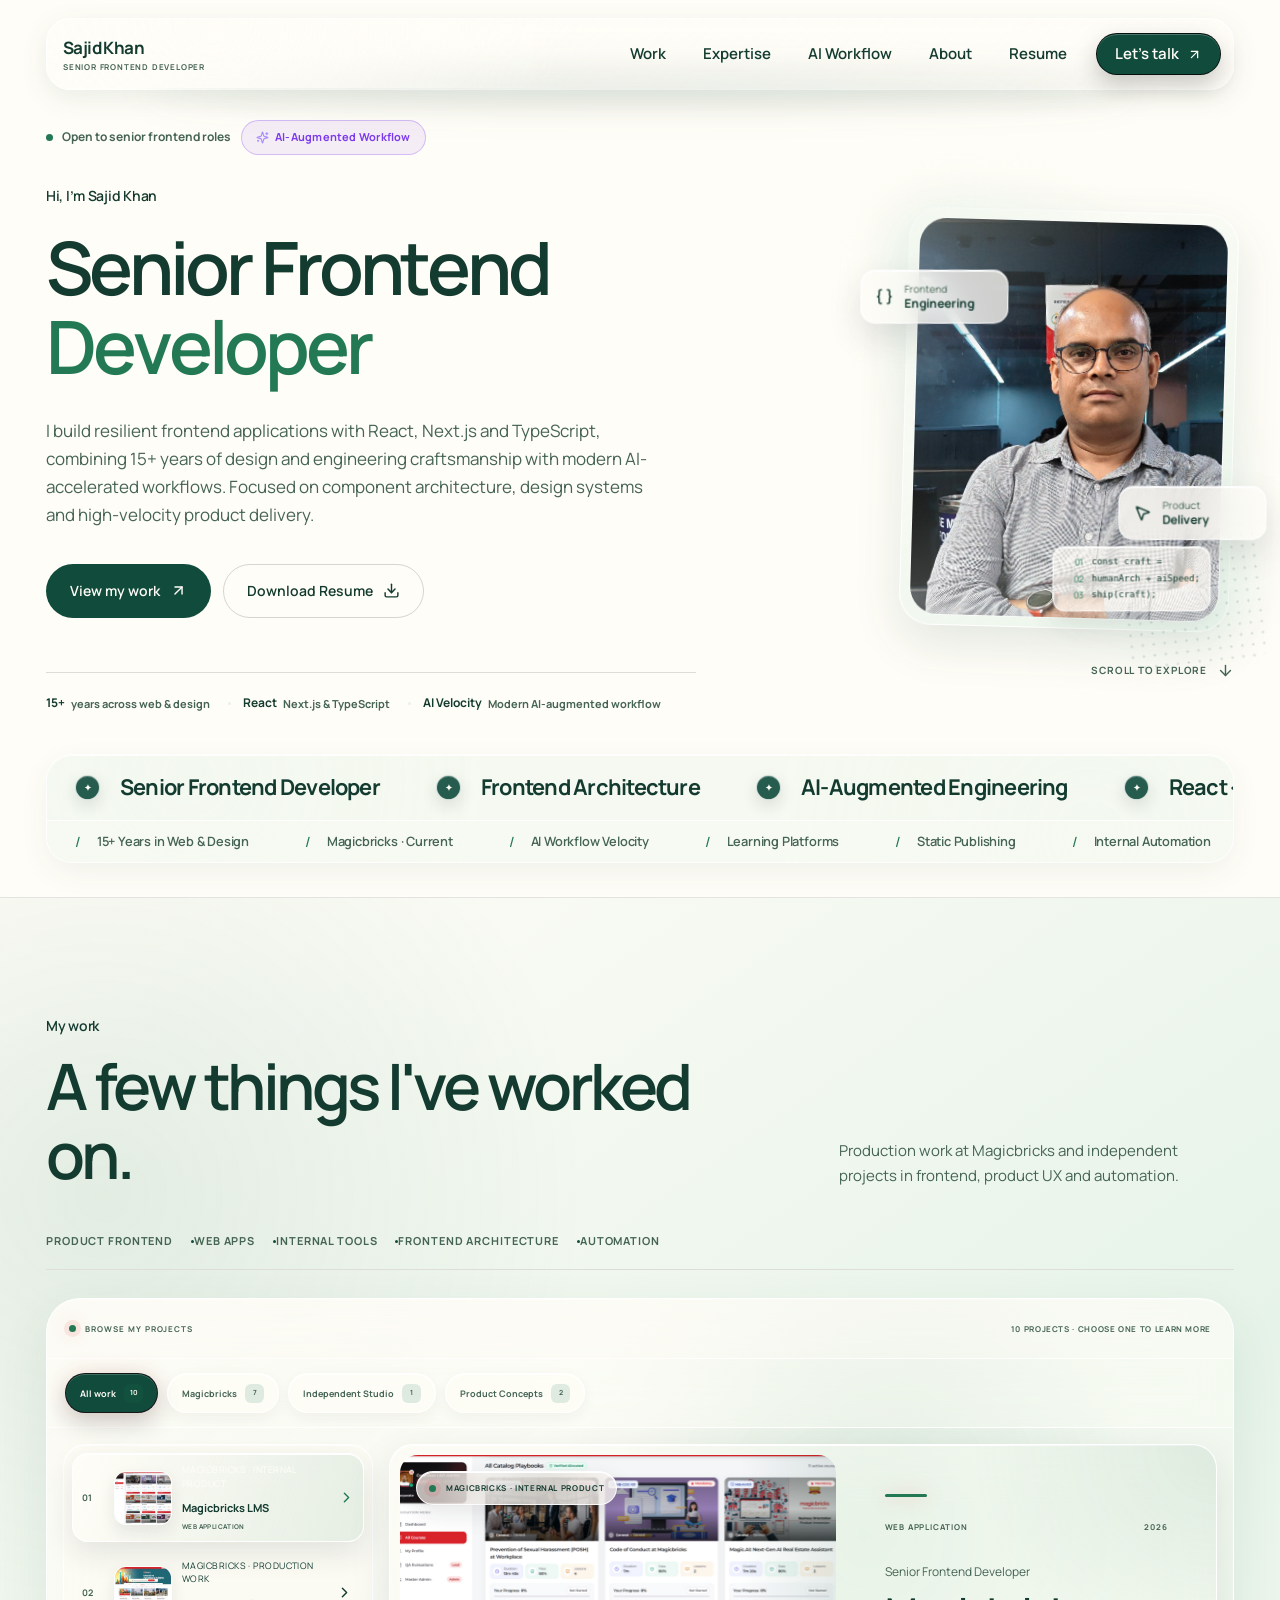
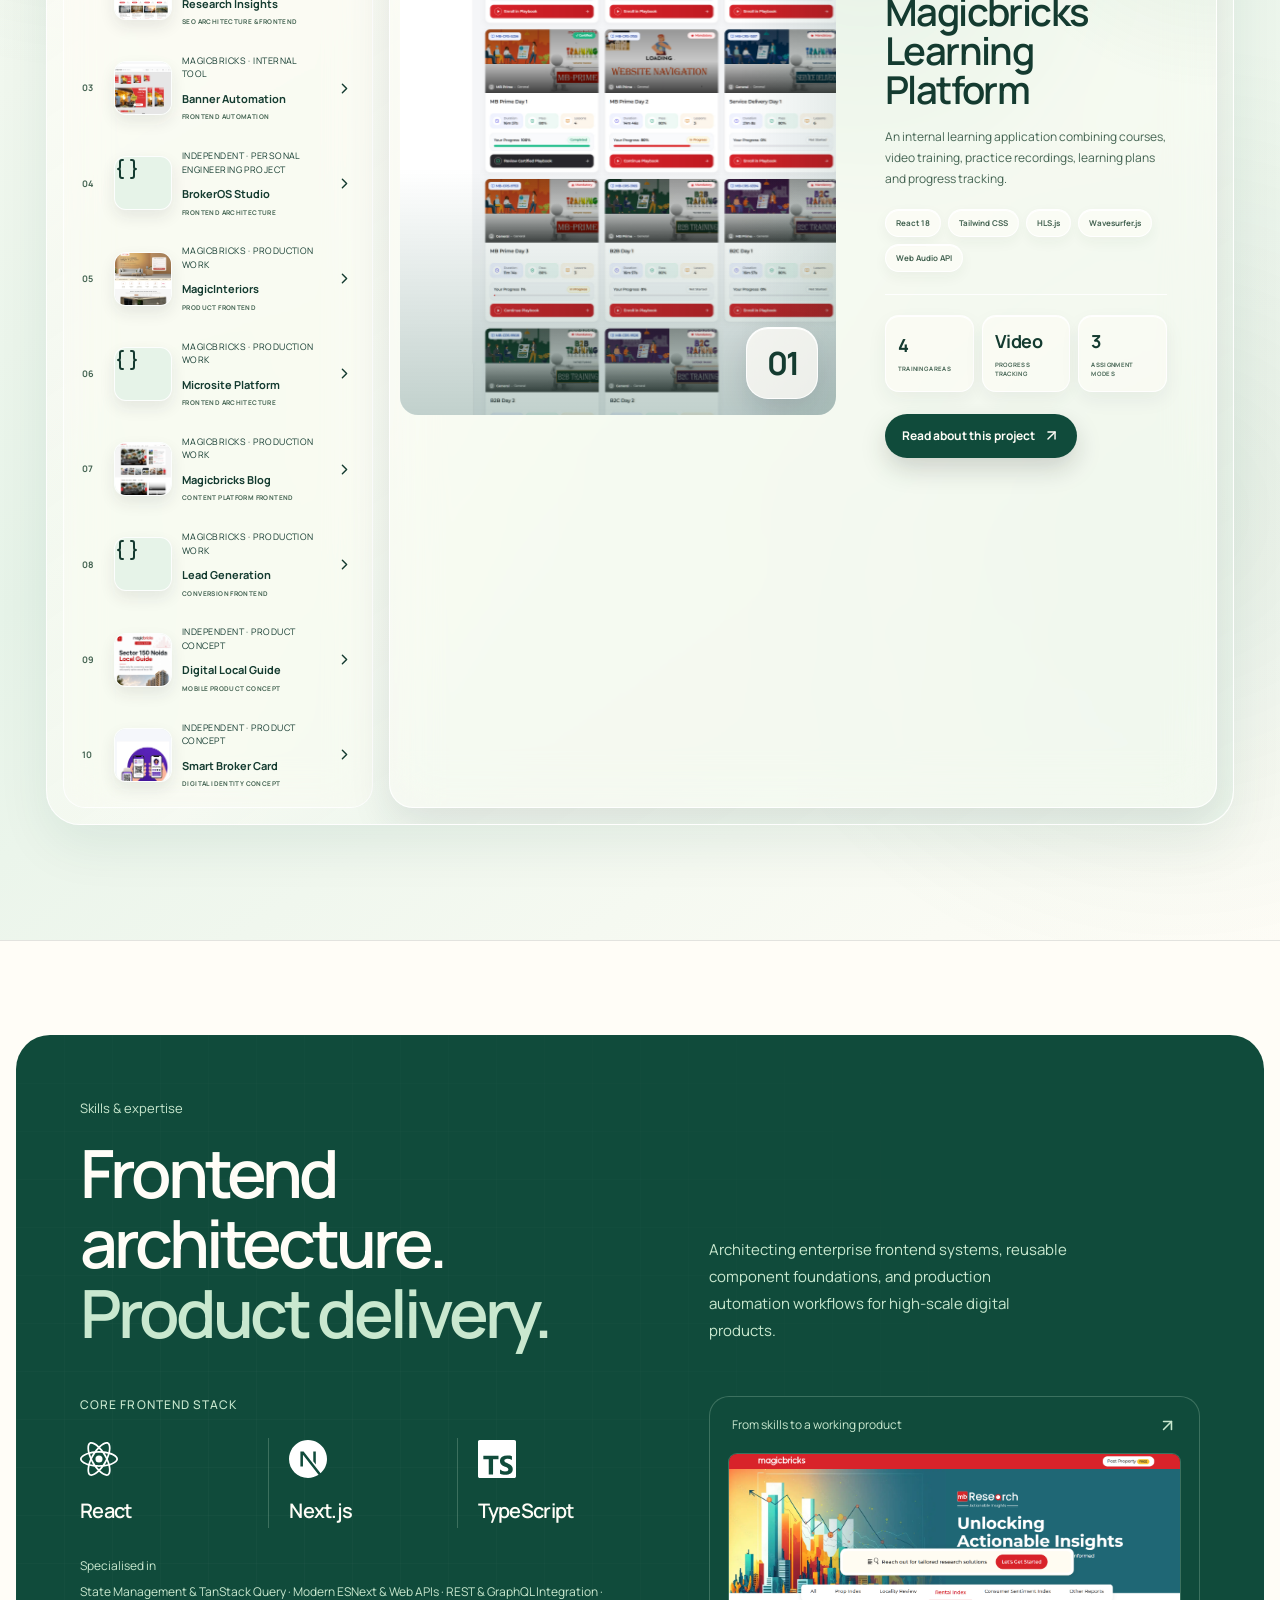
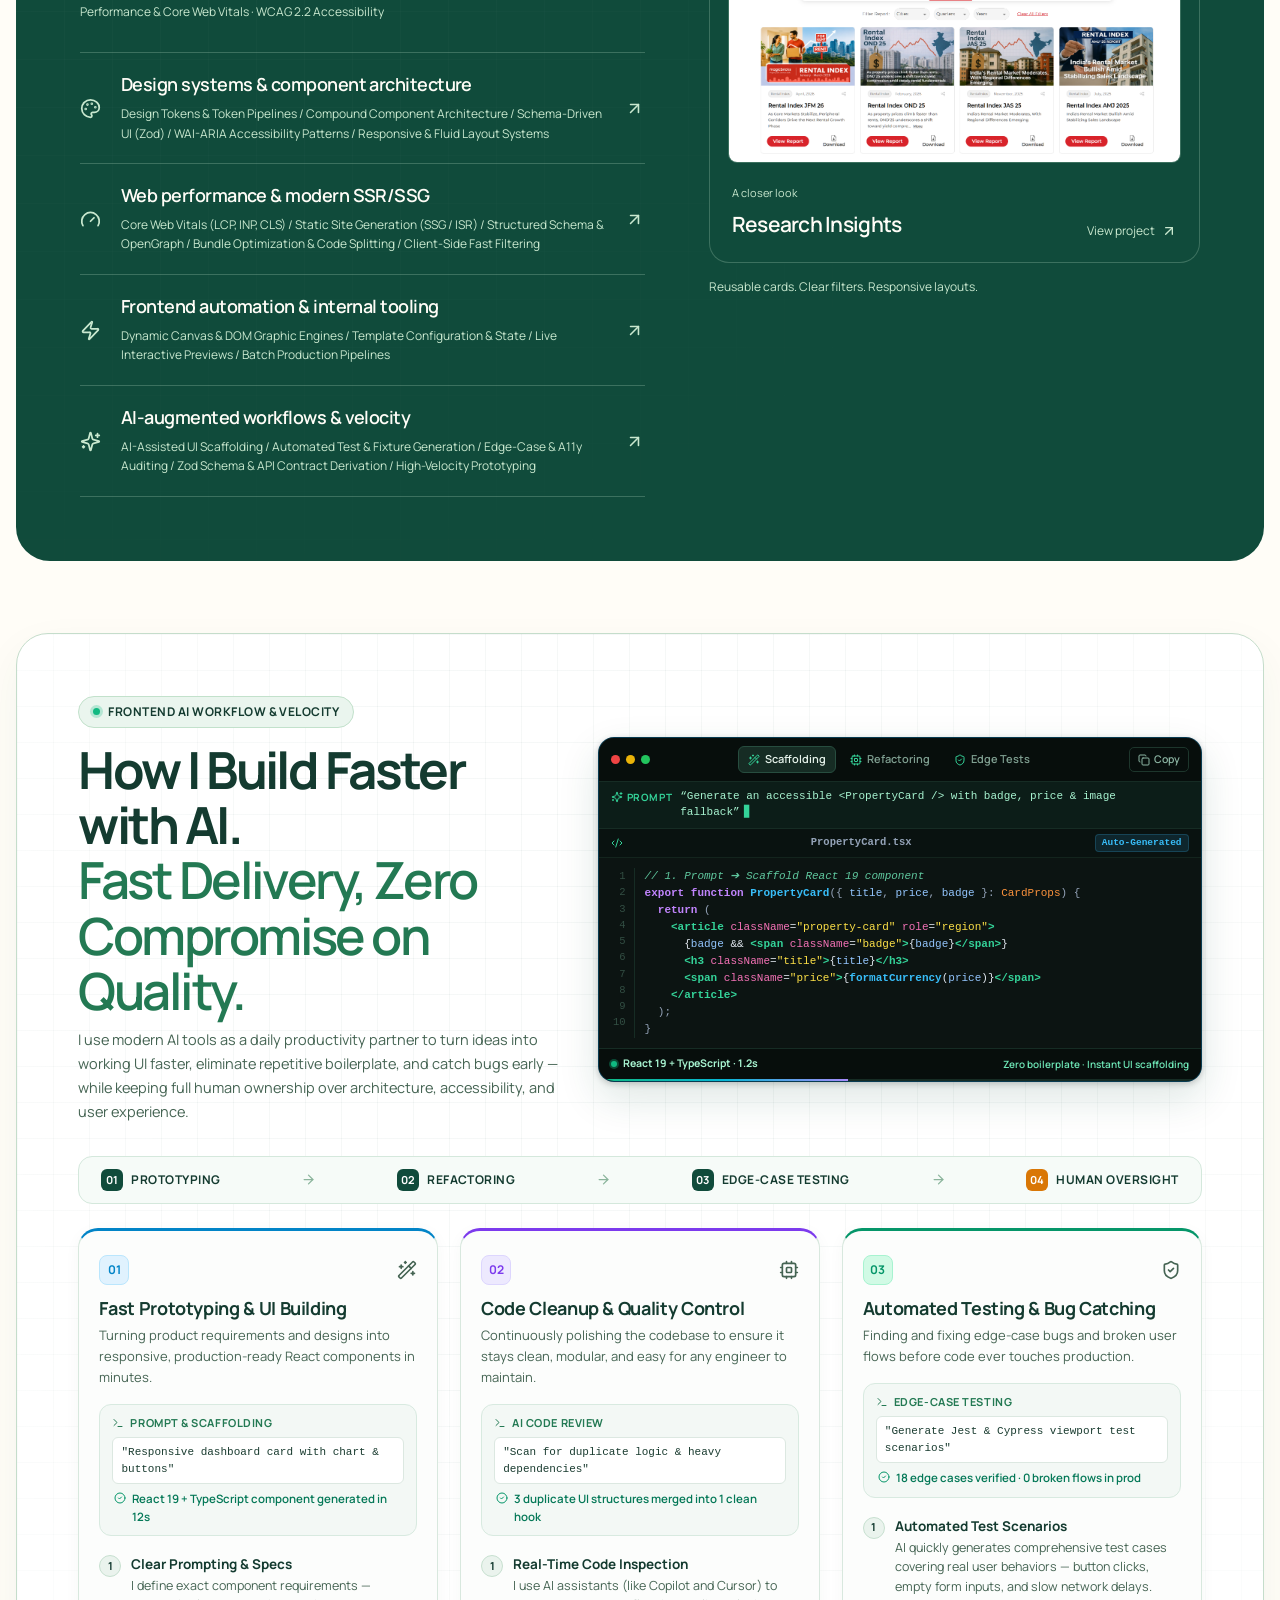
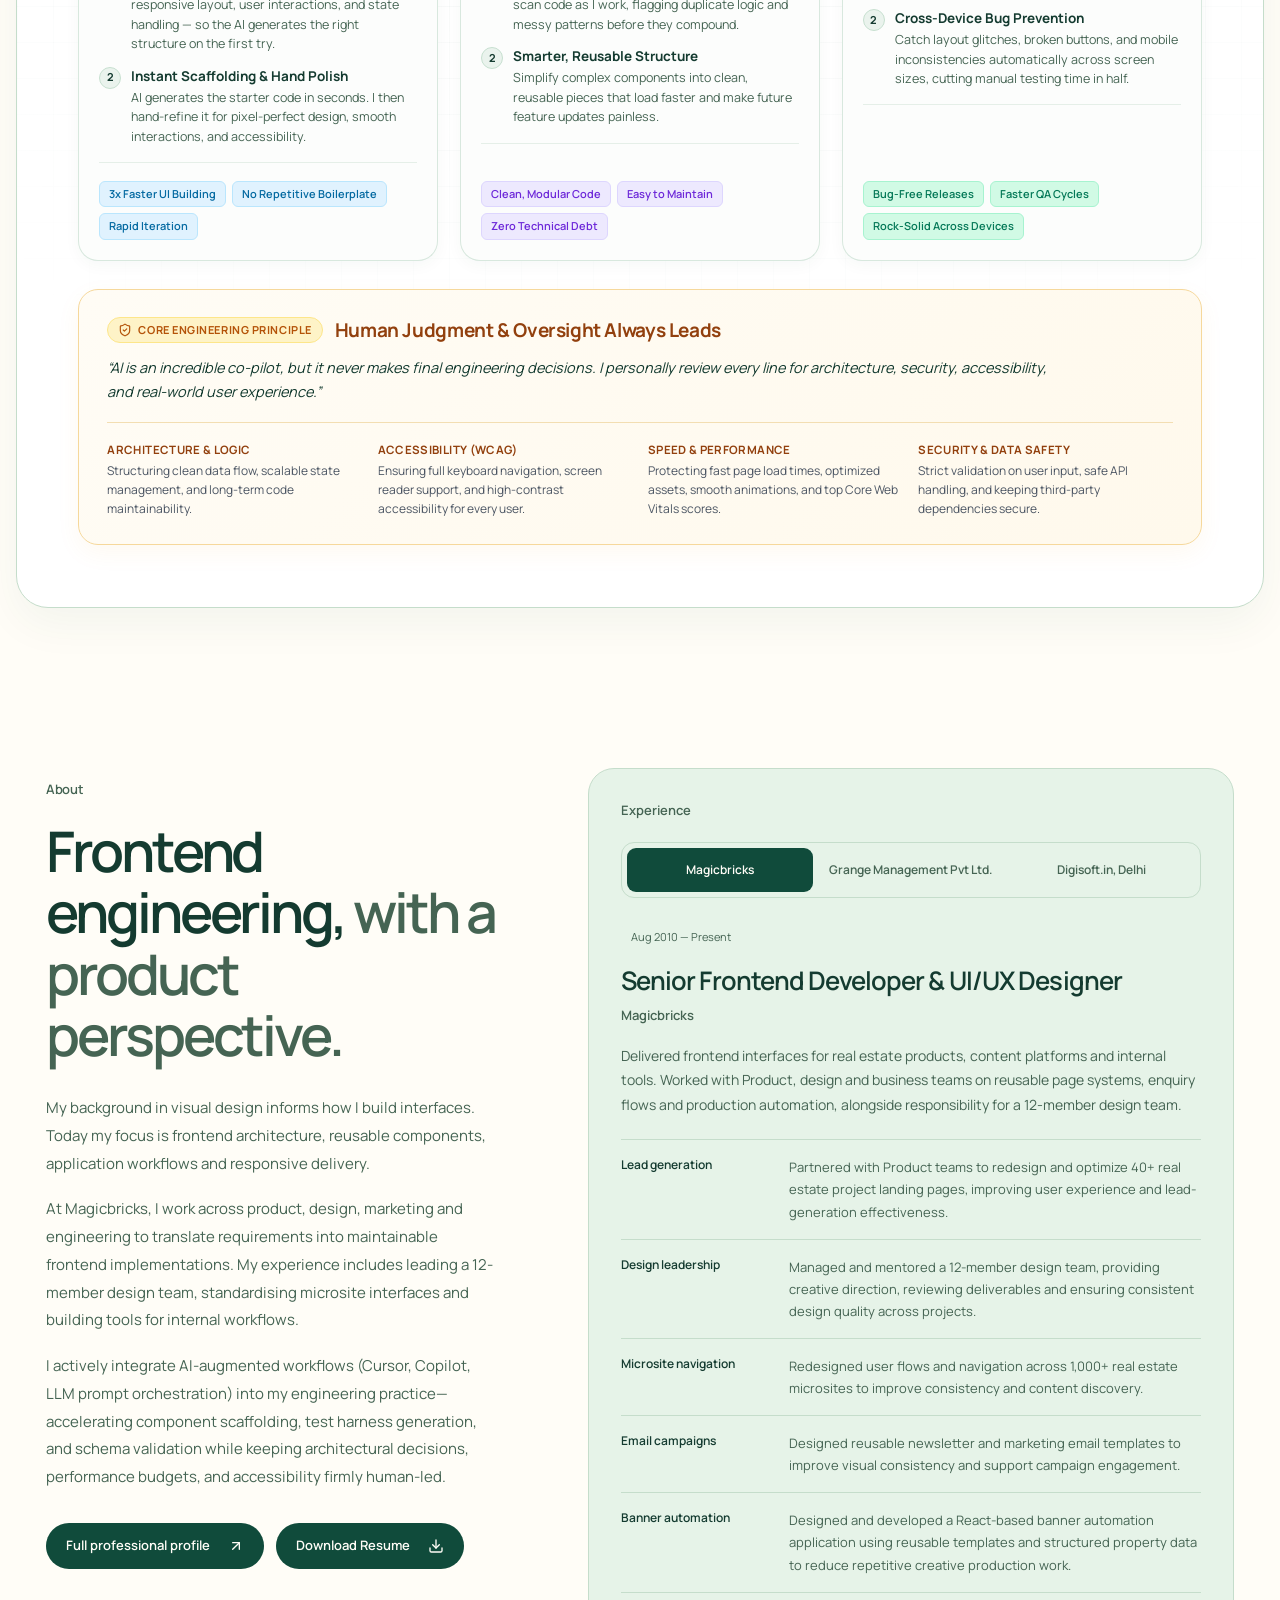
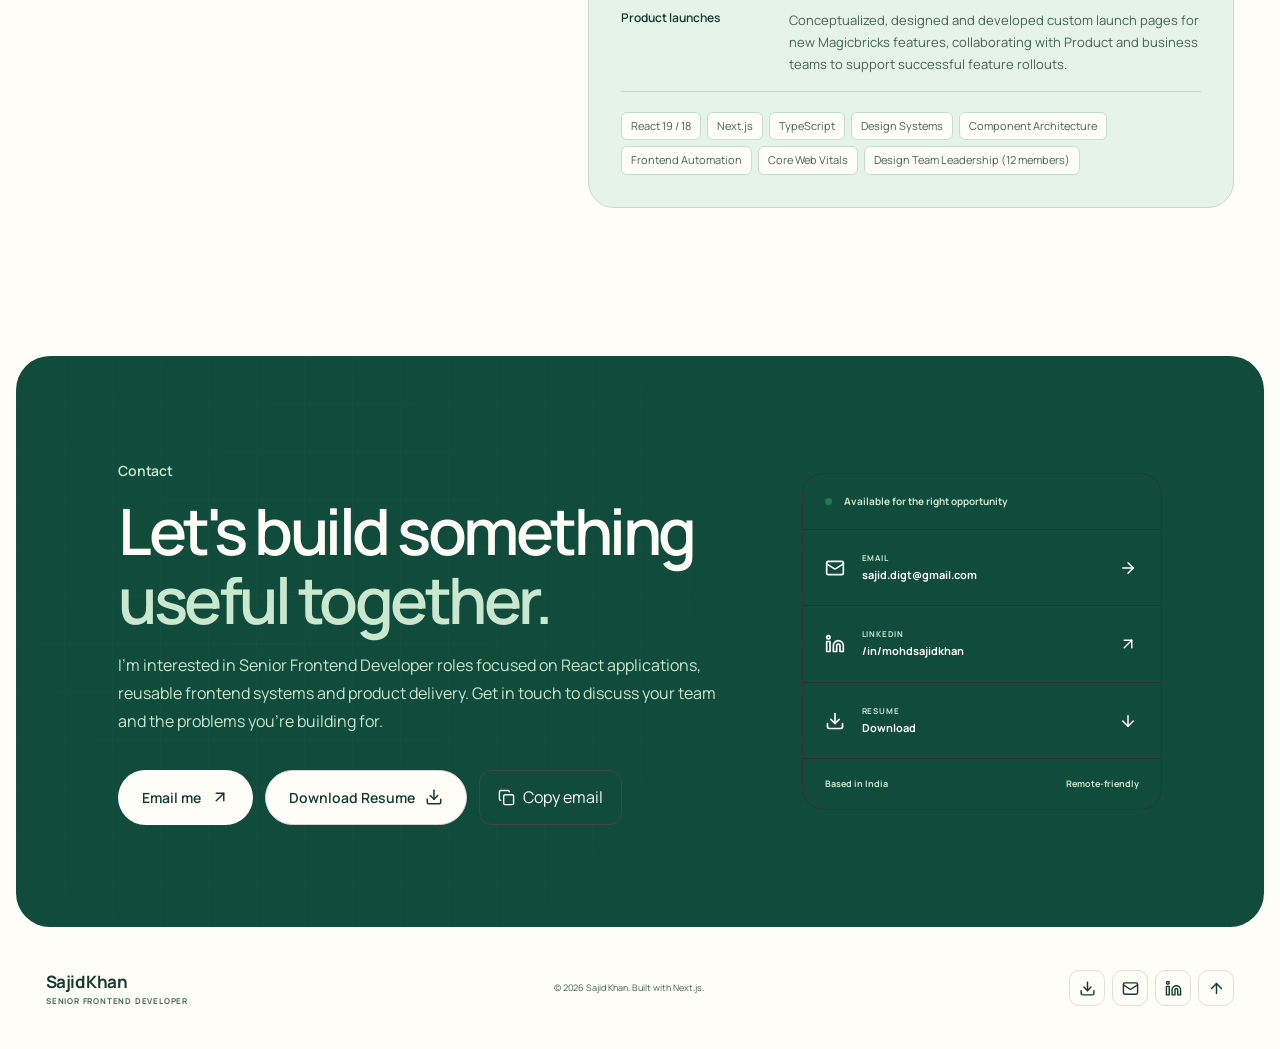
<file: index.html>
<!DOCTYPE html><html lang="en"><head><meta charSet="utf-8"/><link rel="preconnect" href="/" crossorigin=""/><meta name="viewport" content="width=device-width, initial-scale=1"/><link rel="preload" as="image" href="/assets/profile/sajid-khan.jpg"/><link rel="stylesheet" href="/_next/static/chunks/070ka0i3scqjr.css" data-precedence="next"/><link rel="stylesheet" href="/_next/static/chunks/16irxm92~w8kk.css" data-precedence="next"/><link rel="stylesheet" href="/_next/static/chunks/0a7dq__90z19a.css" data-precedence="next"/><link rel="stylesheet" href="/_next/static/chunks/07vub28fu8-.u.css" data-precedence="next"/><link rel="preload" as="script" fetchPriority="low" href="/_next/static/chunks/11qk_vpw_zwkf.js"/><script src="/_next/static/chunks/0d-5~.f~0wtco.js" async=""></script><script src="/_next/static/chunks/10u3y4bw1ayzs.js" async=""></script><script src="/_next/static/chunks/turbopack-0e47rfx~.~3-8.js" async=""></script><script src="/_next/static/chunks/0fsi8lw5utejl.js" async=""></script><script src="/_next/static/chunks/0d3tkj33oycf2.js" async=""></script><script src="/_next/static/chunks/05az-54tw4_oz.js" async=""></script><script src="/_next/static/chunks/0qn38km88-84~.js" async=""></script><title>Sajid Khan — Senior Frontend Developer</title><meta name="description" content="Portfolio of Sajid Khan, a senior frontend developer building React applications, reusable frontend systems and internal automation tools."/><meta property="og:title" content="Sajid Khan — Senior Frontend Developer"/><meta property="og:description" content="Portfolio of Sajid Khan, a senior frontend developer building React applications, reusable frontend systems and internal automation tools."/><meta property="og:site_name" content="Sajid Khan Portfolio"/><meta property="og:locale" content="en_US"/><meta property="og:image" content="https://sajidkhan.dev/og-image.png"/><meta property="og:image:type" content="image/png"/><meta property="og:image:width" content="1200"/><meta property="og:image:height" content="630"/><meta property="og:image:alt" content="Sajid Khan — Senior Frontend Developer"/><meta property="og:type" content="website"/><meta name="twitter:card" content="summary_large_image"/><meta name="twitter:title" content="Sajid Khan — Senior Frontend Developer"/><meta name="twitter:description" content="Portfolio of Sajid Khan, a senior frontend developer building React applications, reusable frontend systems and internal automation tools."/><meta name="twitter:image" content="https://sajidkhan.dev/og-image.png"/><link rel="icon" href="/assets/brand/logo-mark.svg"/><link rel="apple-touch-icon" href="/assets/brand/logo-mark.svg"/><script src="/_next/static/chunks/03~yq9q893hmn.js" noModule=""></script></head><body><div hidden=""><!--$--><!--/$--></div><a class="skip-link" href="#main">Skip to content</a><div class="pointer-glow" aria-hidden="true"></div><header class="site-header"><a href="#top" class="brand" aria-label="Sajid Khan — home"><span><strong>Sajid Khan</strong><small>Senior Frontend Developer</small></span></a><nav id="primary-navigation" class="nav" aria-label="Main navigation"><a href="#work">Work</a><a href="#expertise">Expertise</a><a href="#process">AI Workflow</a><a href="#about">About</a><a href="/assets/resume/Sajid-Khan-Resume.pdf" target="_blank" rel="noopener noreferrer" download="Sajid-Khan-Resume.pdf">Resume</a><a href="#contact" class="nav-cta">Let&#x27;s talk <svg xmlns="http://www.w3.org/2000/svg" width="15" height="15" viewBox="0 0 24 24" fill="none" stroke="currentColor" stroke-width="2" stroke-linecap="round" stroke-linejoin="round" class="lucide lucide-arrow-up-right"><path d="M7 7h10v10"></path><path d="M7 17 17 7"></path></svg></a></nav><button type="button" class="menu-button" aria-controls="mobile-navigation" aria-expanded="false" aria-haspopup="true" aria-label="Open navigation"><svg xmlns="http://www.w3.org/2000/svg" width="24" height="24" viewBox="0 0 24 24" fill="none" stroke="currentColor" stroke-width="2" stroke-linecap="round" stroke-linejoin="round" class="lucide lucide-menu"><line x1="4" x2="20" y1="12" y2="12"></line><line x1="4" x2="20" y1="6" y2="6"></line><line x1="4" x2="20" y1="18" y2="18"></line></svg></button></header><nav id="mobile-navigation" class="mobile-nav" aria-label="Mobile navigation"><a href="#work">Work</a><a href="#expertise">Expertise</a><a href="#process">AI Workflow</a><a href="#about">About</a><a href="/assets/resume/Sajid-Khan-Resume.pdf" target="_blank" rel="noopener noreferrer" download="Sajid-Khan-Resume.pdf">Download Resume</a><a href="#contact" class="mobile-nav-cta">Let&#x27;s talk <svg xmlns="http://www.w3.org/2000/svg" width="15" height="15" viewBox="0 0 24 24" fill="none" stroke="currentColor" stroke-width="2" stroke-linecap="round" stroke-linejoin="round" class="lucide lucide-arrow-up-right"><path d="M7 7h10v10"></path><path d="M7 17 17 7"></path></svg></a></nav><main id="main"><section class="hero" id="top" aria-labelledby="hero-title"><div class="mobile-hero-art"><div class="mobile-hero-name" aria-hidden="true"><span>SAJID</span><span>KHAN</span></div><img alt="Sajid Khan" loading="lazy" decoding="async" data-nimg="fill" class="mobile-hero-portrait" style="position:absolute;height:100%;width:100%;left:0;top:0;right:0;bottom:0;color:transparent" src="/assets/profile/sajid-khan-cutout.png"/><span class="mobile-hero-signature" aria-hidden="true">Design meets<br/><strong>development.</strong></span></div><div class="hero-grid" aria-hidden="true"></div><div class="hero-orb hero-orb--one" aria-hidden="true"></div><div class="hero-orb hero-orb--two" aria-hidden="true"></div><div class="hero-copy"><div class="hero-status-row"><div class="availability-pill"><span></span> Open to senior frontend roles</div><div class="hero-ai-pill"><svg xmlns="http://www.w3.org/2000/svg" width="13" height="13" viewBox="0 0 24 24" fill="none" stroke="currentColor" stroke-width="2" stroke-linecap="round" stroke-linejoin="round" class="lucide lucide-sparkles" aria-hidden="true"><path d="M9.937 15.5A2 2 0 0 0 8.5 14.063l-6.135-1.582a.5.5 0 0 1 0-.962L8.5 9.936A2 2 0 0 0 9.937 8.5l1.582-6.135a.5.5 0 0 1 .963 0L14.063 8.5A2 2 0 0 0 15.5 9.937l6.135 1.581a.5.5 0 0 1 0 .964L15.5 14.063a2 2 0 0 0-1.437 1.437l-1.582 6.135a.5.5 0 0 1-.963 0z"></path><path d="M20 3v4"></path><path d="M22 5h-4"></path><path d="M4 17v2"></path><path d="M5 18H3"></path></svg><span>AI-Augmented Workflow</span></div></div><p class="hero-eyebrow">Hi, I’m Sajid Khan</p><h1 id="hero-title" aria-label="Sajid Khan — Senior Frontend Developer"><span class="hero-copy-primary" aria-hidden="true"><span class="hero-word"><span class="hero-char">S</span><span class="hero-char">e</span><span class="hero-char">n</span><span class="hero-char">i</span><span class="hero-char">o</span><span class="hero-char">r</span><span class="hero-char"> </span></span><span class="hero-word"><span class="hero-char">F</span><span class="hero-char">r</span><span class="hero-char">o</span><span class="hero-char">n</span><span class="hero-char">t</span><span class="hero-char">e</span><span class="hero-char">n</span><span class="hero-char">d</span></span></span><span class="hero-copy-secondary" aria-hidden="true"><span class="hero-word"><span class="hero-char">D</span><span class="hero-char">e</span><span class="hero-char">v</span><span class="hero-char">e</span><span class="hero-char">l</span><span class="hero-char">o</span><span class="hero-char">p</span><span class="hero-char">e</span><span class="hero-char">r</span></span></span></h1><p class="hero-intro">I build resilient frontend applications with React, Next.js and TypeScript, combining 15+ years of design and engineering craftsmanship with modern AI-accelerated workflows. Focused on component architecture, design systems and high-velocity product delivery.</p><p class="mobile-hero-summary">Senior frontend developer combining 15+ years of web craft with modern AI workflows to architect fast, scalable user interfaces.</p><div class="hero-actions"><a href="#work" class="button button--primary">View my work <svg xmlns="http://www.w3.org/2000/svg" width="17" height="17" viewBox="0 0 24 24" fill="none" stroke="currentColor" stroke-width="2" stroke-linecap="round" stroke-linejoin="round" class="lucide lucide-arrow-up-right"><path d="M7 7h10v10"></path><path d="M7 17 17 7"></path></svg></a><a href="/assets/resume/Sajid-Khan-Resume.pdf" class="button button--ghost" download="Sajid-Khan-Resume.pdf" target="_blank" rel="noopener noreferrer">Download Resume <svg xmlns="http://www.w3.org/2000/svg" width="17" height="17" viewBox="0 0 24 24" fill="none" stroke="currentColor" stroke-width="2" stroke-linecap="round" stroke-linejoin="round" class="lucide lucide-download"><path d="M21 15v4a2 2 0 0 1-2 2H5a2 2 0 0 1-2-2v-4"></path><polyline points="7 10 12 15 17 10"></polyline><line x1="12" x2="12" y1="15" y2="3"></line></svg></a></div><div class="hero-meta hero-credibility" aria-label="Professional highlights"><span><strong>15+</strong><small>years across web &amp; design</small></span><span><strong>React</strong><small>Next.js &amp; TypeScript</small></span><span><strong>AI Velocity</strong><small>Modern AI-augmented workflow</small></span></div></div><div class="hero-visual" aria-label="Portrait of Sajid Khan"><div class="hero-work-peek" aria-hidden="true"><img alt="" loading="lazy" width="332" height="222" decoding="async" data-nimg="1" style="color:transparent" src="/assets/projects/magic-interiors.png"/><span>Recent frontend work</span></div><div class="portrait-card"><div class="portrait-frame"><img alt="Sajid Khan, Senior Frontend Developer" decoding="async" data-nimg="fill" style="position:absolute;height:100%;width:100%;left:0;top:0;right:0;bottom:0;color:transparent" src="/assets/profile/sajid-khan.jpg"/></div><div class="portrait-label portrait-label--top"><svg xmlns="http://www.w3.org/2000/svg" width="18" height="18" viewBox="0 0 24 24" fill="none" stroke="currentColor" stroke-width="2" stroke-linecap="round" stroke-linejoin="round" class="lucide lucide-braces"><path d="M8 3H7a2 2 0 0 0-2 2v5a2 2 0 0 1-2 2 2 2 0 0 1 2 2v5c0 1.1.9 2 2 2h1"></path><path d="M16 21h1a2 2 0 0 0 2-2v-5c0-1.1.9-2 2-2a2 2 0 0 1-2-2V5a2 2 0 0 0-2-2h-1"></path></svg><span>Frontend<br/><strong>Engineering</strong></span></div><div class="portrait-label portrait-label--bottom"><svg xmlns="http://www.w3.org/2000/svg" width="18" height="18" viewBox="0 0 24 24" fill="none" stroke="currentColor" stroke-width="2" stroke-linecap="round" stroke-linejoin="round" class="lucide lucide-mouse-pointer2"><path d="M4.037 4.688a.495.495 0 0 1 .651-.651l16 6.5a.5.5 0 0 1-.063.947l-6.124 1.58a2 2 0 0 0-1.438 1.435l-1.579 6.126a.5.5 0 0 1-.947.063z"></path></svg><span>Product<br/><strong>Delivery</strong></span></div><div class="portrait-code" aria-hidden="true"><span>01</span><code>const craft =</code><span>02</span><code>humanArch + aiSpeed;</code><span>03</span><code>ship(craft);</code></div></div><a class="scroll-cue" href="#work"><span>Scroll to explore</span><svg xmlns="http://www.w3.org/2000/svg" width="17" height="17" viewBox="0 0 24 24" fill="none" stroke="currentColor" stroke-width="2" stroke-linecap="round" stroke-linejoin="round" class="lucide lucide-arrow-down"><path d="M12 5v14"></path><path d="m19 12-7 7-7-7"></path></svg></a></div></section><aside class="skills-marquee professional-marquee" aria-hidden="true"><div class="professional-marquee-row professional-marquee-row--primary"><div class="professional-marquee-track"><span class="professional-marquee-item"><span class="professional-marquee-star" aria-hidden="true">✦</span><strong>Senior Frontend Developer</strong></span><span class="professional-marquee-item"><span class="professional-marquee-star" aria-hidden="true">✦</span><strong>Frontend Architecture</strong></span><span class="professional-marquee-item"><span class="professional-marquee-star" aria-hidden="true">✦</span><strong>AI-Augmented Engineering</strong></span><span class="professional-marquee-item"><span class="professional-marquee-star" aria-hidden="true">✦</span><strong>React · Next.js · TypeScript</strong></span><span class="professional-marquee-item"><span class="professional-marquee-star" aria-hidden="true">✦</span><strong>Reusable Components</strong></span><span class="professional-marquee-item"><span class="professional-marquee-star" aria-hidden="true">✦</span><strong>Web Applications</strong></span><span class="professional-marquee-item"><span class="professional-marquee-star" aria-hidden="true">✦</span><strong>Product Engineering</strong></span><span class="professional-marquee-item"><span class="professional-marquee-star" aria-hidden="true">✦</span><strong>Senior Frontend Developer</strong></span><span class="professional-marquee-item"><span class="professional-marquee-star" aria-hidden="true">✦</span><strong>Frontend Architecture</strong></span><span class="professional-marquee-item"><span class="professional-marquee-star" aria-hidden="true">✦</span><strong>AI-Augmented Engineering</strong></span><span class="professional-marquee-item"><span class="professional-marquee-star" aria-hidden="true">✦</span><strong>React · Next.js · TypeScript</strong></span><span class="professional-marquee-item"><span class="professional-marquee-star" aria-hidden="true">✦</span><strong>Reusable Components</strong></span><span class="professional-marquee-item"><span class="professional-marquee-star" aria-hidden="true">✦</span><strong>Web Applications</strong></span><span class="professional-marquee-item"><span class="professional-marquee-star" aria-hidden="true">✦</span><strong>Product Engineering</strong></span><span class="professional-marquee-item"><span class="professional-marquee-star" aria-hidden="true">✦</span><strong>Senior Frontend Developer</strong></span><span class="professional-marquee-item"><span class="professional-marquee-star" aria-hidden="true">✦</span><strong>Frontend Architecture</strong></span><span class="professional-marquee-item"><span class="professional-marquee-star" aria-hidden="true">✦</span><strong>AI-Augmented Engineering</strong></span><span class="professional-marquee-item"><span class="professional-marquee-star" aria-hidden="true">✦</span><strong>React · Next.js · TypeScript</strong></span><span class="professional-marquee-item"><span class="professional-marquee-star" aria-hidden="true">✦</span><strong>Reusable Components</strong></span><span class="professional-marquee-item"><span class="professional-marquee-star" aria-hidden="true">✦</span><strong>Web Applications</strong></span><span class="professional-marquee-item"><span class="professional-marquee-star" aria-hidden="true">✦</span><strong>Product Engineering</strong></span></div></div><div class="professional-marquee-row professional-marquee-row--secondary"><div class="professional-marquee-track"><span class="professional-marquee-item"><span class="professional-marquee-divider" aria-hidden="true">/</span><strong>15+ Years in Web &amp; Design</strong></span><span class="professional-marquee-item"><span class="professional-marquee-divider" aria-hidden="true">/</span><strong>Magicbricks · Current</strong></span><span class="professional-marquee-item"><span class="professional-marquee-divider" aria-hidden="true">/</span><strong>AI Workflow Velocity</strong></span><span class="professional-marquee-item"><span class="professional-marquee-divider" aria-hidden="true">/</span><strong>Learning Platforms</strong></span><span class="professional-marquee-item"><span class="professional-marquee-divider" aria-hidden="true">/</span><strong>Static Publishing</strong></span><span class="professional-marquee-item"><span class="professional-marquee-divider" aria-hidden="true">/</span><strong>Internal Automation</strong></span><span class="professional-marquee-item"><span class="professional-marquee-divider" aria-hidden="true">/</span><strong>Responsive Interfaces</strong></span><span class="professional-marquee-item"><span class="professional-marquee-divider" aria-hidden="true">/</span><strong>Cross-functional Delivery</strong></span><span class="professional-marquee-item"><span class="professional-marquee-divider" aria-hidden="true">/</span><strong>15+ Years in Web &amp; Design</strong></span><span class="professional-marquee-item"><span class="professional-marquee-divider" aria-hidden="true">/</span><strong>Magicbricks · Current</strong></span><span class="professional-marquee-item"><span class="professional-marquee-divider" aria-hidden="true">/</span><strong>AI Workflow Velocity</strong></span><span class="professional-marquee-item"><span class="professional-marquee-divider" aria-hidden="true">/</span><strong>Learning Platforms</strong></span><span class="professional-marquee-item"><span class="professional-marquee-divider" aria-hidden="true">/</span><strong>Static Publishing</strong></span><span class="professional-marquee-item"><span class="professional-marquee-divider" aria-hidden="true">/</span><strong>Internal Automation</strong></span><span class="professional-marquee-item"><span class="professional-marquee-divider" aria-hidden="true">/</span><strong>Responsive Interfaces</strong></span><span class="professional-marquee-item"><span class="professional-marquee-divider" aria-hidden="true">/</span><strong>Cross-functional Delivery</strong></span><span class="professional-marquee-item"><span class="professional-marquee-divider" aria-hidden="true">/</span><strong>15+ Years in Web &amp; Design</strong></span><span class="professional-marquee-item"><span class="professional-marquee-divider" aria-hidden="true">/</span><strong>Magicbricks · Current</strong></span><span class="professional-marquee-item"><span class="professional-marquee-divider" aria-hidden="true">/</span><strong>AI Workflow Velocity</strong></span><span class="professional-marquee-item"><span class="professional-marquee-divider" aria-hidden="true">/</span><strong>Learning Platforms</strong></span><span class="professional-marquee-item"><span class="professional-marquee-divider" aria-hidden="true">/</span><strong>Static Publishing</strong></span><span class="professional-marquee-item"><span class="professional-marquee-divider" aria-hidden="true">/</span><strong>Internal Automation</strong></span><span class="professional-marquee-item"><span class="professional-marquee-divider" aria-hidden="true">/</span><strong>Responsive Interfaces</strong></span><span class="professional-marquee-item"><span class="professional-marquee-divider" aria-hidden="true">/</span><strong>Cross-functional Delivery</strong></span></div></div></aside><section class="section work-section" id="work" aria-labelledby="work-title"><div class="section-heading" data-reveal="true"><div><span class="section-kicker">My work</span><h2 id="work-title">A few things I&#x27;ve worked on.</h2></div><p>Production work at Magicbricks and independent projects in frontend, product UX and automation.</p></div><div class="work-category-summary" aria-label="Portfolio work categories" data-reveal="true"><span>Product Frontend</span><span>Web Apps</span><span>Internal Tools</span><span>Frontend Architecture</span><span>Automation</span></div><div class="work-explorer work-explorer--red" data-reveal="true"><div class="work-explorer-head"><div><span class="signal-dot"></span><span>Browse my projects</span></div><small>10<!-- --> <!-- -->projects<!-- --> · Choose one to learn more</small></div><div class="work-filter" role="group" aria-label="Filter portfolio projects"><button type="button" aria-pressed="true" class="is-active"><span class="work-filter-label">All work</span><span>10</span></button><button type="button" aria-pressed="false" class=""><span class="work-filter-label">Magicbricks</span><span>7</span></button><button type="button" aria-pressed="false" class=""><span class="work-filter-label">Independent Studio</span><span>1</span></button><button type="button" aria-pressed="false" class=""><span class="work-filter-label">Product Concepts</span><span>2</span></button></div><p class="mobile-work-count" role="status" aria-atomic="true">Showing <!-- -->3<!-- --> of <!-- -->10<!-- --> <!-- -->projects<!-- --> · All work</p><div class="mobile-project-list" id="mobile-project-results" aria-label="Project results"><article class="mobile-project-card"><div class="mobile-project-heading"><div class="mobile-project-image"><img alt="" loading="lazy" decoding="async" data-nimg="fill" style="position:absolute;height:100%;width:100%;left:0;top:0;right:0;bottom:0;color:transparent" src="/assets/projects/magicbricks-lms.jpg"/></div><div><p class="mobile-project-context">Magicbricks<!-- --> · <!-- -->Internal Product</p><h3>Magicbricks LMS</h3></div></div><div class="mobile-project-copy"><p>An internal learning application combining courses, video training, practice recordings, learning plans and progress tracking.</p><ul class="mobile-project-tags" aria-label="Technologies"><li>React 18</li><li>Tailwind CSS</li><li>HLS.js</li></ul><button type="button" aria-label="View Magicbricks Learning Platform project details" aria-haspopup="dialog">View project <svg xmlns="http://www.w3.org/2000/svg" width="18" height="18" viewBox="0 0 24 24" fill="none" stroke="currentColor" stroke-width="2" stroke-linecap="round" stroke-linejoin="round" class="lucide lucide-arrow-up-right" aria-hidden="true"><path d="M7 7h10v10"></path><path d="M7 17 17 7"></path></svg></button></div></article><article class="mobile-project-card"><div class="mobile-project-heading"><div class="mobile-project-image"><img alt="" loading="lazy" decoding="async" data-nimg="fill" style="position:absolute;height:100%;width:100%;left:0;top:0;right:0;bottom:0;color:transparent" src="/assets/projects/research-insights.png"/></div><div><p class="mobile-project-context">Magicbricks<!-- --> · <!-- -->Production Work</p><h3>Research Insights</h3></div></div><div class="mobile-project-copy"><p>An SEO-focused research library for discovering, filtering and downloading real-estate reports by category, city, quarter and year.</p><ul class="mobile-project-tags" aria-label="Technologies"><li>JavaScript</li><li>Python</li><li>Jinja2</li></ul><button type="button" aria-label="View Magicbricks Research Insights project details" aria-haspopup="dialog">View project <svg xmlns="http://www.w3.org/2000/svg" width="18" height="18" viewBox="0 0 24 24" fill="none" stroke="currentColor" stroke-width="2" stroke-linecap="round" stroke-linejoin="round" class="lucide lucide-arrow-up-right" aria-hidden="true"><path d="M7 7h10v10"></path><path d="M7 17 17 7"></path></svg></button></div></article><article class="mobile-project-card"><div class="mobile-project-heading"><div class="mobile-project-image"><img alt="" loading="lazy" decoding="async" data-nimg="fill" style="position:absolute;height:100%;width:100%;left:0;top:0;right:0;bottom:0;color:transparent" src="/assets/projects/banner-automation.png"/></div><div><p class="mobile-project-context">Magicbricks<!-- --> · <!-- -->Internal Tool</p><h3>Banner Automation</h3></div></div><div class="mobile-project-copy"><p>An internal production tool designed to reduce repetitive banner creation by combining reusable layouts with structured property data.</p><ul class="mobile-project-tags" aria-label="Technologies"><li>React</li><li>JavaScript</li><li>HTML</li></ul><button type="button" aria-label="View Property Banner Automation Tool project details" aria-haspopup="dialog">View project <svg xmlns="http://www.w3.org/2000/svg" width="18" height="18" viewBox="0 0 24 24" fill="none" stroke="currentColor" stroke-width="2" stroke-linecap="round" stroke-linejoin="round" class="lucide lucide-arrow-up-right" aria-hidden="true"><path d="M7 7h10v10"></path><path d="M7 17 17 7"></path></svg></button></div></article></div><button class="mobile-project-more" type="button" aria-controls="mobile-project-results">Show 3 more projects<svg xmlns="http://www.w3.org/2000/svg" width="16" height="16" viewBox="0 0 24 24" fill="none" stroke="currentColor" stroke-width="2" stroke-linecap="round" stroke-linejoin="round" class="lucide lucide-arrow-down" aria-hidden="true"><path d="M12 5v14"></path><path d="m19 12-7 7-7-7"></path></svg></button><div class="work-explorer-body"><div class="project-switcher" aria-label="Matching projects"><button type="button" class="is-active" aria-pressed="true"><span>01</span><span class="project-switcher-thumb"><img alt="" loading="lazy" decoding="async" data-nimg="fill" style="position:absolute;height:100%;width:100%;left:0;top:0;right:0;bottom:0;color:transparent" src="/assets/projects/magicbricks-lms.jpg"/></span><span><span class="project-list-context">Magicbricks<!-- --> · <!-- -->Internal Product</span><strong>Magicbricks LMS</strong><small>Web Application</small></span><svg xmlns="http://www.w3.org/2000/svg" width="17" height="17" viewBox="0 0 24 24" fill="none" stroke="currentColor" stroke-width="2" stroke-linecap="round" stroke-linejoin="round" class="lucide lucide-chevron-right"><path d="m9 18 6-6-6-6"></path></svg></button><button type="button" class="" aria-pressed="false"><span>02</span><span class="project-switcher-thumb"><img alt="" loading="lazy" decoding="async" data-nimg="fill" style="position:absolute;height:100%;width:100%;left:0;top:0;right:0;bottom:0;color:transparent" src="/assets/projects/research-insights.png"/></span><span><span class="project-list-context">Magicbricks<!-- --> · <!-- -->Production Work</span><strong>Research Insights</strong><small>SEO Architecture &amp; Frontend</small></span><svg xmlns="http://www.w3.org/2000/svg" width="17" height="17" viewBox="0 0 24 24" fill="none" stroke="currentColor" stroke-width="2" stroke-linecap="round" stroke-linejoin="round" class="lucide lucide-chevron-right"><path d="m9 18 6-6-6-6"></path></svg></button><button type="button" class="" aria-pressed="false"><span>03</span><span class="project-switcher-thumb"><img alt="" loading="lazy" decoding="async" data-nimg="fill" style="position:absolute;height:100%;width:100%;left:0;top:0;right:0;bottom:0;color:transparent" src="/assets/projects/banner-automation.png"/></span><span><span class="project-list-context">Magicbricks<!-- --> · <!-- -->Internal Tool</span><strong>Banner Automation</strong><small>Frontend Automation</small></span><svg xmlns="http://www.w3.org/2000/svg" width="17" height="17" viewBox="0 0 24 24" fill="none" stroke="currentColor" stroke-width="2" stroke-linecap="round" stroke-linejoin="round" class="lucide lucide-chevron-right"><path d="m9 18 6-6-6-6"></path></svg></button><button type="button" class="" aria-pressed="false"><span>04</span><span class="project-switcher-thumb"><svg xmlns="http://www.w3.org/2000/svg" width="24" height="24" viewBox="0 0 24 24" fill="none" stroke="currentColor" stroke-width="2" stroke-linecap="round" stroke-linejoin="round" class="lucide lucide-braces" aria-hidden="true"><path d="M8 3H7a2 2 0 0 0-2 2v5a2 2 0 0 1-2 2 2 2 0 0 1 2 2v5c0 1.1.9 2 2 2h1"></path><path d="M16 21h1a2 2 0 0 0 2-2v-5c0-1.1.9-2 2-2a2 2 0 0 1-2-2V5a2 2 0 0 0-2-2h-1"></path></svg></span><span><span class="project-list-context">Independent<!-- --> · <!-- -->Personal Engineering Project</span><strong>BrokerOS Studio</strong><small>Frontend Architecture</small></span><svg xmlns="http://www.w3.org/2000/svg" width="17" height="17" viewBox="0 0 24 24" fill="none" stroke="currentColor" stroke-width="2" stroke-linecap="round" stroke-linejoin="round" class="lucide lucide-chevron-right"><path d="m9 18 6-6-6-6"></path></svg></button><button type="button" class="" aria-pressed="false"><span>05</span><span class="project-switcher-thumb"><img alt="" loading="lazy" decoding="async" data-nimg="fill" style="position:absolute;height:100%;width:100%;left:0;top:0;right:0;bottom:0;color:transparent" src="/assets/projects/magic-interiors.png"/></span><span><span class="project-list-context">Magicbricks<!-- --> · <!-- -->Production Work</span><strong>MagicInteriors</strong><small>Product Frontend</small></span><svg xmlns="http://www.w3.org/2000/svg" width="17" height="17" viewBox="0 0 24 24" fill="none" stroke="currentColor" stroke-width="2" stroke-linecap="round" stroke-linejoin="round" class="lucide lucide-chevron-right"><path d="m9 18 6-6-6-6"></path></svg></button><button type="button" class="" aria-pressed="false"><span>06</span><span class="project-switcher-thumb"><svg xmlns="http://www.w3.org/2000/svg" width="24" height="24" viewBox="0 0 24 24" fill="none" stroke="currentColor" stroke-width="2" stroke-linecap="round" stroke-linejoin="round" class="lucide lucide-braces" aria-hidden="true"><path d="M8 3H7a2 2 0 0 0-2 2v5a2 2 0 0 1-2 2 2 2 0 0 1 2 2v5c0 1.1.9 2 2 2h1"></path><path d="M16 21h1a2 2 0 0 0 2-2v-5c0-1.1.9-2 2-2a2 2 0 0 1-2-2V5a2 2 0 0 0-2-2h-1"></path></svg></span><span><span class="project-list-context">Magicbricks<!-- --> · <!-- -->Production Work</span><strong>Microsite Platform</strong><small>Frontend Architecture</small></span><svg xmlns="http://www.w3.org/2000/svg" width="17" height="17" viewBox="0 0 24 24" fill="none" stroke="currentColor" stroke-width="2" stroke-linecap="round" stroke-linejoin="round" class="lucide lucide-chevron-right"><path d="m9 18 6-6-6-6"></path></svg></button><button type="button" class="" aria-pressed="false"><span>07</span><span class="project-switcher-thumb"><img alt="" loading="lazy" decoding="async" data-nimg="fill" style="position:absolute;height:100%;width:100%;left:0;top:0;right:0;bottom:0;color:transparent" src="/assets/projects/magicbricks-blog.png"/></span><span><span class="project-list-context">Magicbricks<!-- --> · <!-- -->Production Work</span><strong>Magicbricks Blog</strong><small>Content Platform Frontend</small></span><svg xmlns="http://www.w3.org/2000/svg" width="17" height="17" viewBox="0 0 24 24" fill="none" stroke="currentColor" stroke-width="2" stroke-linecap="round" stroke-linejoin="round" class="lucide lucide-chevron-right"><path d="m9 18 6-6-6-6"></path></svg></button><button type="button" class="" aria-pressed="false"><span>08</span><span class="project-switcher-thumb"><svg xmlns="http://www.w3.org/2000/svg" width="24" height="24" viewBox="0 0 24 24" fill="none" stroke="currentColor" stroke-width="2" stroke-linecap="round" stroke-linejoin="round" class="lucide lucide-braces" aria-hidden="true"><path d="M8 3H7a2 2 0 0 0-2 2v5a2 2 0 0 1-2 2 2 2 0 0 1 2 2v5c0 1.1.9 2 2 2h1"></path><path d="M16 21h1a2 2 0 0 0 2-2v-5c0-1.1.9-2 2-2a2 2 0 0 1-2-2V5a2 2 0 0 0-2-2h-1"></path></svg></span><span><span class="project-list-context">Magicbricks<!-- --> · <!-- -->Production Work</span><strong>Lead Generation</strong><small>Conversion Frontend</small></span><svg xmlns="http://www.w3.org/2000/svg" width="17" height="17" viewBox="0 0 24 24" fill="none" stroke="currentColor" stroke-width="2" stroke-linecap="round" stroke-linejoin="round" class="lucide lucide-chevron-right"><path d="m9 18 6-6-6-6"></path></svg></button><button type="button" class="" aria-pressed="false"><span>09</span><span class="project-switcher-thumb"><img alt="" loading="lazy" decoding="async" data-nimg="fill" style="position:absolute;height:100%;width:100%;left:0;top:0;right:0;bottom:0;color:transparent" src="/assets/projects/digital-local-guide-cover.webp"/></span><span><span class="project-list-context">Independent<!-- --> · <!-- -->Product Concept</span><strong>Digital Local Guide</strong><small>Mobile Product Concept</small></span><svg xmlns="http://www.w3.org/2000/svg" width="17" height="17" viewBox="0 0 24 24" fill="none" stroke="currentColor" stroke-width="2" stroke-linecap="round" stroke-linejoin="round" class="lucide lucide-chevron-right"><path d="m9 18 6-6-6-6"></path></svg></button><button type="button" class="" aria-pressed="false"><span>10</span><span class="project-switcher-thumb"><img alt="" loading="lazy" decoding="async" data-nimg="fill" style="position:absolute;height:100%;width:100%;left:0;top:0;right:0;bottom:0;color:transparent" src="/assets/projects/smart-broker-card-cover.webp"/></span><span><span class="project-list-context">Independent<!-- --> · <!-- -->Product Concept</span><strong>Smart Broker Card</strong><small>Digital Identity Concept</small></span><svg xmlns="http://www.w3.org/2000/svg" width="17" height="17" viewBox="0 0 24 24" fill="none" stroke="currentColor" stroke-width="2" stroke-linecap="round" stroke-linejoin="round" class="lucide lucide-chevron-right"><path d="m9 18 6-6-6-6"></path></svg></button></div><article class="project-focus project-focus--red" aria-live="polite"><button type="button" class="project-focus-open" aria-label="Open Magicbricks Learning Platform case study"><div class="project-focus-media"><img alt="" loading="lazy" decoding="async" data-nimg="fill" style="position:absolute;height:100%;width:100%;left:0;top:0;right:0;bottom:0;color:transparent" src="/assets/projects/magicbricks-lms.jpg"/><span class="project-focus-visual-label"><span class="signal-dot"></span>Magicbricks<!-- --> · <!-- -->Internal Product</span><span class="project-focus-index">01</span><span class="project-focus-scan" aria-hidden="true"></span></div><div class="project-focus-copy"><div class="project-focus-meta"><span>Web Application</span><span>2026</span></div><p class="project-role">Senior Frontend Developer</p><h3>Magicbricks Learning Platform</h3><p>An internal learning application combining courses, video training, practice recordings, learning plans and progress tracking.</p><div class="project-focus-tags" aria-label="Project capabilities"><span>React 18</span><span>Tailwind CSS</span><span>HLS.js</span><span>Wavesurfer.js</span><span>Web Audio API</span></div><div class="project-focus-metrics"><span><strong>4</strong>training areas</span><span><strong>Video</strong>progress tracking</span><span><strong>3</strong>assignment modes</span></div><span class="case-link">Read about this project <svg xmlns="http://www.w3.org/2000/svg" width="17" height="17" viewBox="0 0 24 24" fill="none" stroke="currentColor" stroke-width="2" stroke-linecap="round" stroke-linejoin="round" class="lucide lucide-arrow-up-right"><path d="M7 7h10v10"></path><path d="M7 17 17 7"></path></svg></span></div></button></article></div></div></section><section class="section SkillsSection-module__CzQqnW__section" id="expertise" aria-labelledby="expertise-title"><header class="SkillsSection-module__CzQqnW__heading" data-reveal="true"><div><span class="SkillsSection-module__CzQqnW__kicker">Skills &amp; expertise</span><h2 id="expertise-title">Frontend architecture.<br/><span>Product delivery.</span></h2></div><p>Architecting enterprise frontend systems, reusable component foundations, and production automation workflows for high-scale digital products.</p></header><div class="SkillsSection-module__CzQqnW__layout"><div class="SkillsSection-module__CzQqnW__skills" data-reveal="true"><div class="SkillsSection-module__CzQqnW__core"><h3>Core frontend stack</h3><ul class="SkillsSection-module__CzQqnW__technologies" aria-label="Core frontend technologies"><li><img alt="" loading="lazy" width="38" height="38" decoding="async" data-nimg="1" style="color:transparent" src="/assets/skills/react.svg"/><span>React</span></li><li><img alt="" loading="lazy" width="38" height="38" decoding="async" data-nimg="1" style="color:transparent" src="/assets/skills/nextdotjs.svg"/><span>Next.js</span></li><li><img alt="" loading="lazy" width="38" height="38" decoding="async" data-nimg="1" style="color:transparent" src="/assets/skills/typescript.svg"/><span>TypeScript</span></li></ul><p class="SkillsSection-module__CzQqnW__also"><span>Specialised in</span>State Management &amp; TanStack Query · Modern ESNext &amp; Web APIs · REST &amp; GraphQL Integration · Performance &amp; Core Web Vitals · WCAG 2.2 Accessibility</p></div><div class="SkillsSection-module__CzQqnW__rows"><button class="SkillsSection-module__CzQqnW__row" type="button" aria-haspopup="dialog" aria-label="Design systems &amp; component architecture: view BrokerOS Studio"><svg xmlns="http://www.w3.org/2000/svg" width="21" height="21" viewBox="0 0 24 24" fill="none" stroke="currentColor" stroke-width="2" stroke-linecap="round" stroke-linejoin="round" class="lucide lucide-palette SkillsSection-module__CzQqnW__rowIcon" aria-hidden="true"><circle cx="13.5" cy="6.5" r=".5" fill="currentColor"></circle><circle cx="17.5" cy="10.5" r=".5" fill="currentColor"></circle><circle cx="8.5" cy="7.5" r=".5" fill="currentColor"></circle><circle cx="6.5" cy="12.5" r=".5" fill="currentColor"></circle><path d="M12 2C6.5 2 2 6.5 2 12s4.5 10 10 10c.926 0 1.648-.746 1.648-1.688 0-.437-.18-.835-.437-1.125-.29-.289-.438-.652-.438-1.125a1.64 1.64 0 0 1 1.668-1.668h1.996c3.051 0 5.555-2.503 5.555-5.554C21.965 6.012 17.461 2 12 2z"></path></svg><span class="SkillsSection-module__CzQqnW__rowCopy"><strong>Design systems &amp; component architecture</strong><span>Design Tokens &amp; Token Pipelines / Compound Component Architecture / Schema-Driven UI (Zod) / WAI-ARIA Accessibility Patterns / Responsive &amp; Fluid Layout Systems</span></span><svg xmlns="http://www.w3.org/2000/svg" width="19" height="19" viewBox="0 0 24 24" fill="none" stroke="currentColor" stroke-width="2" stroke-linecap="round" stroke-linejoin="round" class="lucide lucide-arrow-up-right SkillsSection-module__CzQqnW__arrow" aria-hidden="true"><path d="M7 7h10v10"></path><path d="M7 17 17 7"></path></svg></button><button class="SkillsSection-module__CzQqnW__row" type="button" aria-haspopup="dialog" aria-label="Web performance &amp; modern SSR/SSG: view Research Insights"><svg xmlns="http://www.w3.org/2000/svg" width="21" height="21" viewBox="0 0 24 24" fill="none" stroke="currentColor" stroke-width="2" stroke-linecap="round" stroke-linejoin="round" class="lucide lucide-gauge SkillsSection-module__CzQqnW__rowIcon" aria-hidden="true"><path d="m12 14 4-4"></path><path d="M3.34 19a10 10 0 1 1 17.32 0"></path></svg><span class="SkillsSection-module__CzQqnW__rowCopy"><strong>Web performance &amp; modern SSR/SSG</strong><span>Core Web Vitals (LCP, INP, CLS) / Static Site Generation (SSG / ISR) / Structured Schema &amp; OpenGraph / Bundle Optimization &amp; Code Splitting / Client-Side Fast Filtering</span></span><svg xmlns="http://www.w3.org/2000/svg" width="19" height="19" viewBox="0 0 24 24" fill="none" stroke="currentColor" stroke-width="2" stroke-linecap="round" stroke-linejoin="round" class="lucide lucide-arrow-up-right SkillsSection-module__CzQqnW__arrow" aria-hidden="true"><path d="M7 7h10v10"></path><path d="M7 17 17 7"></path></svg></button><button class="SkillsSection-module__CzQqnW__row" type="button" aria-haspopup="dialog" aria-label="Frontend automation &amp; internal tooling: view Banner Automation"><svg xmlns="http://www.w3.org/2000/svg" width="21" height="21" viewBox="0 0 24 24" fill="none" stroke="currentColor" stroke-width="2" stroke-linecap="round" stroke-linejoin="round" class="lucide lucide-zap SkillsSection-module__CzQqnW__rowIcon" aria-hidden="true"><path d="M4 14a1 1 0 0 1-.78-1.63l9.9-10.2a.5.5 0 0 1 .86.46l-1.92 6.02A1 1 0 0 0 13 10h7a1 1 0 0 1 .78 1.63l-9.9 10.2a.5.5 0 0 1-.86-.46l1.92-6.02A1 1 0 0 0 11 14z"></path></svg><span class="SkillsSection-module__CzQqnW__rowCopy"><strong>Frontend automation &amp; internal tooling</strong><span>Dynamic Canvas &amp; DOM Graphic Engines / Template Configuration &amp; State / Live Interactive Previews / Batch Production Pipelines</span></span><svg xmlns="http://www.w3.org/2000/svg" width="19" height="19" viewBox="0 0 24 24" fill="none" stroke="currentColor" stroke-width="2" stroke-linecap="round" stroke-linejoin="round" class="lucide lucide-arrow-up-right SkillsSection-module__CzQqnW__arrow" aria-hidden="true"><path d="M7 7h10v10"></path><path d="M7 17 17 7"></path></svg></button><button class="SkillsSection-module__CzQqnW__row" type="button" aria-haspopup="dialog" aria-label="AI-augmented workflows &amp; velocity: view Banner Automation"><svg xmlns="http://www.w3.org/2000/svg" width="21" height="21" viewBox="0 0 24 24" fill="none" stroke="currentColor" stroke-width="2" stroke-linecap="round" stroke-linejoin="round" class="lucide lucide-sparkles SkillsSection-module__CzQqnW__rowIcon" aria-hidden="true"><path d="M9.937 15.5A2 2 0 0 0 8.5 14.063l-6.135-1.582a.5.5 0 0 1 0-.962L8.5 9.936A2 2 0 0 0 9.937 8.5l1.582-6.135a.5.5 0 0 1 .963 0L14.063 8.5A2 2 0 0 0 15.5 9.937l6.135 1.581a.5.5 0 0 1 0 .964L15.5 14.063a2 2 0 0 0-1.437 1.437l-1.582 6.135a.5.5 0 0 1-.963 0z"></path><path d="M20 3v4"></path><path d="M22 5h-4"></path><path d="M4 17v2"></path><path d="M5 18H3"></path></svg><span class="SkillsSection-module__CzQqnW__rowCopy"><strong>AI-augmented workflows &amp; velocity</strong><span>AI-Assisted UI Scaffolding / Automated Test &amp; Fixture Generation / Edge-Case &amp; A11y Auditing / Zod Schema &amp; API Contract Derivation / High-Velocity Prototyping</span></span><svg xmlns="http://www.w3.org/2000/svg" width="19" height="19" viewBox="0 0 24 24" fill="none" stroke="currentColor" stroke-width="2" stroke-linecap="round" stroke-linejoin="round" class="lucide lucide-arrow-up-right SkillsSection-module__CzQqnW__arrow" aria-hidden="true"><path d="M7 7h10v10"></path><path d="M7 17 17 7"></path></svg></button></div></div><figure class="SkillsSection-module__CzQqnW__project" data-reveal="true"><button class="SkillsSection-module__CzQqnW__projectButton" type="button" aria-haspopup="dialog" aria-label="View Research Insights case study"><span class="SkillsSection-module__CzQqnW__projectTop"><span>From skills to a working product</span><svg xmlns="http://www.w3.org/2000/svg" width="19" height="19" viewBox="0 0 24 24" fill="none" stroke="currentColor" stroke-width="2" stroke-linecap="round" stroke-linejoin="round" class="lucide lucide-arrow-up-right" aria-hidden="true"><path d="M7 7h10v10"></path><path d="M7 17 17 7"></path></svg></span><span class="SkillsSection-module__CzQqnW__preview"><img alt="Magicbricks Research Insights report discovery platform" loading="lazy" decoding="async" data-nimg="fill" style="position:absolute;height:100%;width:100%;left:0;top:0;right:0;bottom:0;color:transparent" src="/assets/projects/research-insights.png"/></span><span class="SkillsSection-module__CzQqnW__projectCaption"><span><small>A closer look</small><strong>Research Insights</strong></span><span class="SkillsSection-module__CzQqnW__caseLink">View project <svg xmlns="http://www.w3.org/2000/svg" width="16" height="16" viewBox="0 0 24 24" fill="none" stroke="currentColor" stroke-width="2" stroke-linecap="round" stroke-linejoin="round" class="lucide lucide-arrow-up-right" aria-hidden="true"><path d="M7 7h10v10"></path><path d="M7 17 17 7"></path></svg></span></span></button><figcaption>Reusable cards. Clear filters. Responsive layouts.</figcaption></figure></div></section><section class="section WorkflowSection-module__RVpsIa__section" id="process" aria-labelledby="workflow-title"><header class="WorkflowSection-module__RVpsIa__header" data-reveal="true"><div class="WorkflowSection-module__RVpsIa__headerLeft"><div class="WorkflowSection-module__RVpsIa__kickerBadge"><span class="WorkflowSection-module__RVpsIa__pulseDot" aria-hidden="true"></span><span class="WorkflowSection-module__RVpsIa__kickerText">Frontend AI Workflow &amp; Velocity</span></div><h2 id="workflow-title">How I Build Faster with AI.<br/><span>Fast Delivery, Zero Compromise on Quality.</span></h2><p class="WorkflowSection-module__RVpsIa__lead">I use modern AI tools as a daily productivity partner to turn ideas into working UI faster, eliminate repetitive boilerplate, and catch bugs early — while keeping full human ownership over architecture, accessibility, and user experience.</p></div><div class="WorkflowSection-module__RVpsIa__headerInteractive" aria-label="Interactive AI workflow demonstration console"><div class="WorkflowSection-module__RVpsIa__consoleWindow WorkflowSection-module__RVpsIa__consoleWindow--cyan"><div class="WorkflowSection-module__RVpsIa__consoleTitleBar"><div class="WorkflowSection-module__RVpsIa__macDots" aria-hidden="true"><span class="WorkflowSection-module__RVpsIa__macDotRed"></span><span class="WorkflowSection-module__RVpsIa__macDotYellow"></span><span class="WorkflowSection-module__RVpsIa__macDotGreen"></span></div><div class="WorkflowSection-module__RVpsIa__consoleTabs" role="tablist" aria-label="Workflow automation phases"><button type="button" role="tab" id="workflow-tab-scaffold" aria-selected="true" aria-controls="workflow-panel-scaffold" class="WorkflowSection-module__RVpsIa__consoleTab WorkflowSection-module__RVpsIa__consoleTabActive"><svg xmlns="http://www.w3.org/2000/svg" width="12" height="12" viewBox="0 0 24 24" fill="none" stroke="currentColor" stroke-width="2" stroke-linecap="round" stroke-linejoin="round" class="lucide lucide-wand-sparkles WorkflowSection-module__RVpsIa__tabIcon" aria-hidden="true"><path d="m21.64 3.64-1.28-1.28a1.21 1.21 0 0 0-1.72 0L2.36 18.64a1.21 1.21 0 0 0 0 1.72l1.28 1.28a1.2 1.2 0 0 0 1.72 0L21.64 5.36a1.2 1.2 0 0 0 0-1.72"></path><path d="m14 7 3 3"></path><path d="M5 6v4"></path><path d="M19 14v4"></path><path d="M10 2v2"></path><path d="M7 8H3"></path><path d="M21 16h-4"></path><path d="M11 3H9"></path></svg><span>Scaffolding</span></button><button type="button" role="tab" id="workflow-tab-refactor" aria-selected="false" aria-controls="workflow-panel-refactor" class="WorkflowSection-module__RVpsIa__consoleTab "><svg xmlns="http://www.w3.org/2000/svg" width="12" height="12" viewBox="0 0 24 24" fill="none" stroke="currentColor" stroke-width="2" stroke-linecap="round" stroke-linejoin="round" class="lucide lucide-cpu WorkflowSection-module__RVpsIa__tabIcon" aria-hidden="true"><rect width="16" height="16" x="4" y="4" rx="2"></rect><rect width="6" height="6" x="9" y="9" rx="1"></rect><path d="M15 2v2"></path><path d="M15 20v2"></path><path d="M2 15h2"></path><path d="M2 9h2"></path><path d="M20 15h2"></path><path d="M20 9h2"></path><path d="M9 2v2"></path><path d="M9 20v2"></path></svg><span>Refactoring</span></button><button type="button" role="tab" id="workflow-tab-test" aria-selected="false" aria-controls="workflow-panel-test" class="WorkflowSection-module__RVpsIa__consoleTab "><svg xmlns="http://www.w3.org/2000/svg" width="12" height="12" viewBox="0 0 24 24" fill="none" stroke="currentColor" stroke-width="2" stroke-linecap="round" stroke-linejoin="round" class="lucide lucide-shield-check WorkflowSection-module__RVpsIa__tabIcon" aria-hidden="true"><path d="M20 13c0 5-3.5 7.5-7.66 8.95a1 1 0 0 1-.67-.01C7.5 20.5 4 18 4 13V6a1 1 0 0 1 1-1c2 0 4.5-1.2 6.24-2.72a1.17 1.17 0 0 1 1.52 0C14.51 3.81 17 5 19 5a1 1 0 0 1 1 1z"></path><path d="m9 12 2 2 4-4"></path></svg><span>Edge Tests</span></button></div><button type="button" class="WorkflowSection-module__RVpsIa__copyBtn" aria-label="Copy code snippet" title="Copy code"><svg xmlns="http://www.w3.org/2000/svg" width="12" height="12" viewBox="0 0 24 24" fill="none" stroke="currentColor" stroke-width="2" stroke-linecap="round" stroke-linejoin="round" class="lucide lucide-copy" aria-hidden="true"><rect width="14" height="14" x="8" y="8" rx="2" ry="2"></rect><path d="M4 16c-1.1 0-2-.9-2-2V4c0-1.1.9-2 2-2h10c1.1 0 2 .9 2 2"></path></svg><span>Copy</span></button></div><div class="WorkflowSection-module__RVpsIa__promptBar"><div class="WorkflowSection-module__RVpsIa__promptLead"><svg xmlns="http://www.w3.org/2000/svg" width="12" height="12" viewBox="0 0 24 24" fill="none" stroke="currentColor" stroke-width="2" stroke-linecap="round" stroke-linejoin="round" class="lucide lucide-sparkles WorkflowSection-module__RVpsIa__promptSparkle" aria-hidden="true"><path d="M9.937 15.5A2 2 0 0 0 8.5 14.063l-6.135-1.582a.5.5 0 0 1 0-.962L8.5 9.936A2 2 0 0 0 9.937 8.5l1.582-6.135a.5.5 0 0 1 .963 0L14.063 8.5A2 2 0 0 0 15.5 9.937l6.135 1.581a.5.5 0 0 1 0 .964L15.5 14.063a2 2 0 0 0-1.437 1.437l-1.582 6.135a.5.5 0 0 1-.963 0z"></path><path d="M20 3v4"></path><path d="M22 5h-4"></path><path d="M4 17v2"></path><path d="M5 18H3"></path></svg><span>Prompt</span></div><p class="WorkflowSection-module__RVpsIa__promptText"><span>“<!-- -->Generate an accessible &lt;PropertyCard /&gt; with badge, price &amp; image fallback<!-- -->”</span><span class="WorkflowSection-module__RVpsIa__blinkingCursor" aria-hidden="true">▋</span></p></div><div class="WorkflowSection-module__RVpsIa__fileSubHeader"><svg xmlns="http://www.w3.org/2000/svg" width="12" height="12" viewBox="0 0 24 24" fill="none" stroke="currentColor" stroke-width="2" stroke-linecap="round" stroke-linejoin="round" class="lucide lucide-code-xml WorkflowSection-module__RVpsIa__fileIcon" aria-hidden="true"><path d="m18 16 4-4-4-4"></path><path d="m6 8-4 4 4 4"></path><path d="m14.5 4-5 16"></path></svg><span class="WorkflowSection-module__RVpsIa__fileName">PropertyCard.tsx</span><span class="WorkflowSection-module__RVpsIa__fileStatusBadge">Auto-Generated</span></div><div class="WorkflowSection-module__RVpsIa__codeBody" id="workflow-panel-scaffold" role="tabpanel" aria-labelledby="workflow-tab-scaffold"><div class="WorkflowSection-module__RVpsIa__codeGutter" aria-hidden="true"><span>1</span><span>2</span><span>3</span><span>4</span><span>5</span><span>6</span><span>7</span><span>8</span><span>9</span><span>10</span></div><div class="WorkflowSection-module__RVpsIa__codeContent"><div class="WorkflowSection-module__RVpsIa__codeLine"><span class="WorkflowSection-module__RVpsIa__tokComment">// 1. Prompt ➔ Scaffold React 19 component</span></div><div class="WorkflowSection-module__RVpsIa__codeLine"><span class="WorkflowSection-module__RVpsIa__tokKeyword">export </span><span class="WorkflowSection-module__RVpsIa__tokKeyword">function </span><span class="WorkflowSection-module__RVpsIa__tokFunction">PropertyCard</span><span class="WorkflowSection-module__RVpsIa__tokPunct">(<!-- -->{ </span><span class="WorkflowSection-module__RVpsIa__tokParam">title</span><span class="WorkflowSection-module__RVpsIa__tokPunct">, </span><span class="WorkflowSection-module__RVpsIa__tokParam">price</span><span class="WorkflowSection-module__RVpsIa__tokPunct">, </span><span class="WorkflowSection-module__RVpsIa__tokParam">badge</span><span class="WorkflowSection-module__RVpsIa__tokPunct"> }</span><span class="WorkflowSection-module__RVpsIa__tokPunct">: </span><span class="WorkflowSection-module__RVpsIa__tokType">CardProps</span><span class="WorkflowSection-module__RVpsIa__tokPunct">) <!-- -->{</span></div><div class="WorkflowSection-module__RVpsIa__codeLine">  <span class="WorkflowSection-module__RVpsIa__tokKeyword">return </span><span class="WorkflowSection-module__RVpsIa__tokPunct">(</span></div><div class="WorkflowSection-module__RVpsIa__codeLine">    <span class="WorkflowSection-module__RVpsIa__tokTag">&lt;article </span><span class="WorkflowSection-module__RVpsIa__tokAttr">className</span>=<span class="WorkflowSection-module__RVpsIa__tokString">&quot;property-card&quot;</span> <span class="WorkflowSection-module__RVpsIa__tokAttr">role</span>=<span class="WorkflowSection-module__RVpsIa__tokString">&quot;region&quot;</span><span class="WorkflowSection-module__RVpsIa__tokTag">&gt;</span></div><div class="WorkflowSection-module__RVpsIa__codeLine">      <!-- -->{<span class="WorkflowSection-module__RVpsIa__tokParam">badge</span> &amp;&amp; <span class="WorkflowSection-module__RVpsIa__tokTag">&lt;span </span><span class="WorkflowSection-module__RVpsIa__tokAttr">className</span>=<span class="WorkflowSection-module__RVpsIa__tokString">&quot;badge&quot;</span><span class="WorkflowSection-module__RVpsIa__tokTag">&gt;</span>{<span class="WorkflowSection-module__RVpsIa__tokParam">badge</span>}<span class="WorkflowSection-module__RVpsIa__tokTag">&lt;/span&gt;</span>}</div><div class="WorkflowSection-module__RVpsIa__codeLine">      <span class="WorkflowSection-module__RVpsIa__tokTag">&lt;h3 </span><span class="WorkflowSection-module__RVpsIa__tokAttr">className</span>=<span class="WorkflowSection-module__RVpsIa__tokString">&quot;title&quot;</span><span class="WorkflowSection-module__RVpsIa__tokTag">&gt;</span>{<span class="WorkflowSection-module__RVpsIa__tokParam">title</span>}<span class="WorkflowSection-module__RVpsIa__tokTag">&lt;/h3&gt;</span></div><div class="WorkflowSection-module__RVpsIa__codeLine">      <span class="WorkflowSection-module__RVpsIa__tokTag">&lt;span </span><span class="WorkflowSection-module__RVpsIa__tokAttr">className</span>=<span class="WorkflowSection-module__RVpsIa__tokString">&quot;price&quot;</span><span class="WorkflowSection-module__RVpsIa__tokTag">&gt;</span>{<span class="WorkflowSection-module__RVpsIa__tokFunction">formatCurrency</span>(<span class="WorkflowSection-module__RVpsIa__tokParam">price</span>)<!-- -->}<span class="WorkflowSection-module__RVpsIa__tokTag">&lt;/span&gt;</span></div><div class="WorkflowSection-module__RVpsIa__codeLine">    <span class="WorkflowSection-module__RVpsIa__tokTag">&lt;/article&gt;</span></div><div class="WorkflowSection-module__RVpsIa__codeLine">  <span class="WorkflowSection-module__RVpsIa__tokPunct">);</span></div><div class="WorkflowSection-module__RVpsIa__codeLine"><span class="WorkflowSection-module__RVpsIa__tokPunct">}</span></div></div></div><div class="WorkflowSection-module__RVpsIa__consoleFooter"><div class="WorkflowSection-module__RVpsIa__footerStatus"><span class="WorkflowSection-module__RVpsIa__footerPulse" aria-hidden="true"></span><strong>React 19 + TypeScript · 1.2s</strong></div><span class="WorkflowSection-module__RVpsIa__footerBenefit">Zero boilerplate · Instant UI scaffolding</span></div><div class="WorkflowSection-module__RVpsIa__progressBarTrack" aria-hidden="true"><div class="WorkflowSection-module__RVpsIa__progressBarFill" style="width:0%"></div></div></div></div></header><div class="WorkflowSection-module__RVpsIa__pipelineTracker" aria-hidden="true" data-reveal="true"><div class="WorkflowSection-module__RVpsIa__trackerNode"><span class="WorkflowSection-module__RVpsIa__trackerStep">01</span><span>Prototyping</span></div><div class="WorkflowSection-module__RVpsIa__trackerArrow"><svg xmlns="http://www.w3.org/2000/svg" width="15" height="15" viewBox="0 0 24 24" fill="none" stroke="currentColor" stroke-width="2" stroke-linecap="round" stroke-linejoin="round" class="lucide lucide-arrow-right"><path d="M5 12h14"></path><path d="m12 5 7 7-7 7"></path></svg></div><div class="WorkflowSection-module__RVpsIa__trackerNode"><span class="WorkflowSection-module__RVpsIa__trackerStep">02</span><span>Refactoring</span></div><div class="WorkflowSection-module__RVpsIa__trackerArrow"><svg xmlns="http://www.w3.org/2000/svg" width="15" height="15" viewBox="0 0 24 24" fill="none" stroke="currentColor" stroke-width="2" stroke-linecap="round" stroke-linejoin="round" class="lucide lucide-arrow-right"><path d="M5 12h14"></path><path d="m12 5 7 7-7 7"></path></svg></div><div class="WorkflowSection-module__RVpsIa__trackerNode"><span class="WorkflowSection-module__RVpsIa__trackerStep">03</span><span>Edge-Case Testing</span></div><div class="WorkflowSection-module__RVpsIa__trackerArrow"><svg xmlns="http://www.w3.org/2000/svg" width="15" height="15" viewBox="0 0 24 24" fill="none" stroke="currentColor" stroke-width="2" stroke-linecap="round" stroke-linejoin="round" class="lucide lucide-arrow-right"><path d="M5 12h14"></path><path d="m12 5 7 7-7 7"></path></svg></div><div class="WorkflowSection-module__RVpsIa__trackerNode"><span class="WorkflowSection-module__RVpsIa__trackerStep WorkflowSection-module__RVpsIa__trackerStepOversight">04</span><span>Human Oversight</span></div></div><div class="WorkflowSection-module__RVpsIa__stagesGrid" data-reveal="true"><article class="WorkflowSection-module__RVpsIa__stageCard WorkflowSection-module__RVpsIa__stageCard--cyan"><div class="WorkflowSection-module__RVpsIa__stageHeader"><span class="WorkflowSection-module__RVpsIa__stageNumber">01</span><svg xmlns="http://www.w3.org/2000/svg" width="20" height="20" viewBox="0 0 24 24" fill="none" stroke="currentColor" stroke-width="2" stroke-linecap="round" stroke-linejoin="round" class="lucide lucide-wand-sparkles WorkflowSection-module__RVpsIa__stageIcon" aria-hidden="true"><path d="m21.64 3.64-1.28-1.28a1.21 1.21 0 0 0-1.72 0L2.36 18.64a1.21 1.21 0 0 0 0 1.72l1.28 1.28a1.2 1.2 0 0 0 1.72 0L21.64 5.36a1.2 1.2 0 0 0 0-1.72"></path><path d="m14 7 3 3"></path><path d="M5 6v4"></path><path d="M19 14v4"></path><path d="M10 2v2"></path><path d="M7 8H3"></path><path d="M21 16h-4"></path><path d="M11 3H9"></path></svg></div><h3 class="WorkflowSection-module__RVpsIa__stageTitle">Fast Prototyping &amp; UI Building</h3><p class="WorkflowSection-module__RVpsIa__stageSummary">Turning product requirements and designs into responsive, production-ready React components in minutes.</p><div class="WorkflowSection-module__RVpsIa__actionDemoBox"><div class="WorkflowSection-module__RVpsIa__actionDemoHeader"><svg xmlns="http://www.w3.org/2000/svg" width="12" height="12" viewBox="0 0 24 24" fill="none" stroke="currentColor" stroke-width="2" stroke-linecap="round" stroke-linejoin="round" class="lucide lucide-terminal WorkflowSection-module__RVpsIa__demoIcon" aria-hidden="true"><polyline points="4 17 10 11 4 5"></polyline><line x1="12" x2="20" y1="19" y2="19"></line></svg><span>Prompt &amp; Scaffolding</span></div><div class="WorkflowSection-module__RVpsIa__actionDemoInput"><code>&quot;Responsive dashboard card with chart &amp; buttons&quot;</code></div><div class="WorkflowSection-module__RVpsIa__actionDemoOutput"><svg xmlns="http://www.w3.org/2000/svg" width="12" height="12" viewBox="0 0 24 24" fill="none" stroke="currentColor" stroke-width="2" stroke-linecap="round" stroke-linejoin="round" class="lucide lucide-circle-check WorkflowSection-module__RVpsIa__outputIcon" aria-hidden="true"><circle cx="12" cy="12" r="10"></circle><path d="m9 12 2 2 4-4"></path></svg><span>React 19 + TypeScript component generated in 12s</span></div></div><div class="WorkflowSection-module__RVpsIa__stepsList"><div class="WorkflowSection-module__RVpsIa__stepItem"><span class="WorkflowSection-module__RVpsIa__stepBadge">1</span><div class="WorkflowSection-module__RVpsIa__stepContent"><strong class="WorkflowSection-module__RVpsIa__stepTitle">Clear Prompting &amp; Specs</strong><p class="WorkflowSection-module__RVpsIa__stepDetail">I define exact component requirements — responsive layout, user interactions, and state handling — so the AI generates the right structure on the first try.</p></div></div><div class="WorkflowSection-module__RVpsIa__stepItem"><span class="WorkflowSection-module__RVpsIa__stepBadge">2</span><div class="WorkflowSection-module__RVpsIa__stepContent"><strong class="WorkflowSection-module__RVpsIa__stepTitle">Instant Scaffolding &amp; Hand Polish</strong><p class="WorkflowSection-module__RVpsIa__stepDetail">AI generates the starter code in seconds. I then hand-refine it for pixel-perfect design, smooth interactions, and accessibility.</p></div></div></div><div class="WorkflowSection-module__RVpsIa__tagsRow" aria-label="Key benefit tags"><span class="WorkflowSection-module__RVpsIa__tag">3x Faster UI Building</span><span class="WorkflowSection-module__RVpsIa__tag">No Repetitive Boilerplate</span><span class="WorkflowSection-module__RVpsIa__tag">Rapid Iteration</span></div></article><article class="WorkflowSection-module__RVpsIa__stageCard WorkflowSection-module__RVpsIa__stageCard--violet"><div class="WorkflowSection-module__RVpsIa__stageHeader"><span class="WorkflowSection-module__RVpsIa__stageNumber">02</span><svg xmlns="http://www.w3.org/2000/svg" width="20" height="20" viewBox="0 0 24 24" fill="none" stroke="currentColor" stroke-width="2" stroke-linecap="round" stroke-linejoin="round" class="lucide lucide-cpu WorkflowSection-module__RVpsIa__stageIcon" aria-hidden="true"><rect width="16" height="16" x="4" y="4" rx="2"></rect><rect width="6" height="6" x="9" y="9" rx="1"></rect><path d="M15 2v2"></path><path d="M15 20v2"></path><path d="M2 15h2"></path><path d="M2 9h2"></path><path d="M20 15h2"></path><path d="M20 9h2"></path><path d="M9 2v2"></path><path d="M9 20v2"></path></svg></div><h3 class="WorkflowSection-module__RVpsIa__stageTitle">Code Cleanup &amp; Quality Control</h3><p class="WorkflowSection-module__RVpsIa__stageSummary">Continuously polishing the codebase to ensure it stays clean, modular, and easy for any engineer to maintain.</p><div class="WorkflowSection-module__RVpsIa__actionDemoBox"><div class="WorkflowSection-module__RVpsIa__actionDemoHeader"><svg xmlns="http://www.w3.org/2000/svg" width="12" height="12" viewBox="0 0 24 24" fill="none" stroke="currentColor" stroke-width="2" stroke-linecap="round" stroke-linejoin="round" class="lucide lucide-terminal WorkflowSection-module__RVpsIa__demoIcon" aria-hidden="true"><polyline points="4 17 10 11 4 5"></polyline><line x1="12" x2="20" y1="19" y2="19"></line></svg><span>AI Code Review</span></div><div class="WorkflowSection-module__RVpsIa__actionDemoInput"><code>&quot;Scan for duplicate logic &amp; heavy dependencies&quot;</code></div><div class="WorkflowSection-module__RVpsIa__actionDemoOutput"><svg xmlns="http://www.w3.org/2000/svg" width="12" height="12" viewBox="0 0 24 24" fill="none" stroke="currentColor" stroke-width="2" stroke-linecap="round" stroke-linejoin="round" class="lucide lucide-circle-check WorkflowSection-module__RVpsIa__outputIcon" aria-hidden="true"><circle cx="12" cy="12" r="10"></circle><path d="m9 12 2 2 4-4"></path></svg><span>3 duplicate UI structures merged into 1 clean hook</span></div></div><div class="WorkflowSection-module__RVpsIa__stepsList"><div class="WorkflowSection-module__RVpsIa__stepItem"><span class="WorkflowSection-module__RVpsIa__stepBadge">1</span><div class="WorkflowSection-module__RVpsIa__stepContent"><strong class="WorkflowSection-module__RVpsIa__stepTitle">Real-Time Code Inspection</strong><p class="WorkflowSection-module__RVpsIa__stepDetail">I use AI assistants (like Copilot and Cursor) to scan code as I work, flagging duplicate logic and messy patterns before they compound.</p></div></div><div class="WorkflowSection-module__RVpsIa__stepItem"><span class="WorkflowSection-module__RVpsIa__stepBadge">2</span><div class="WorkflowSection-module__RVpsIa__stepContent"><strong class="WorkflowSection-module__RVpsIa__stepTitle">Smarter, Reusable Structure</strong><p class="WorkflowSection-module__RVpsIa__stepDetail">Simplify complex components into clean, reusable pieces that load faster and make future feature updates painless.</p></div></div></div><div class="WorkflowSection-module__RVpsIa__tagsRow" aria-label="Key benefit tags"><span class="WorkflowSection-module__RVpsIa__tag">Clean, Modular Code</span><span class="WorkflowSection-module__RVpsIa__tag">Easy to Maintain</span><span class="WorkflowSection-module__RVpsIa__tag">Zero Technical Debt</span></div></article><article class="WorkflowSection-module__RVpsIa__stageCard WorkflowSection-module__RVpsIa__stageCard--green"><div class="WorkflowSection-module__RVpsIa__stageHeader"><span class="WorkflowSection-module__RVpsIa__stageNumber">03</span><svg xmlns="http://www.w3.org/2000/svg" width="20" height="20" viewBox="0 0 24 24" fill="none" stroke="currentColor" stroke-width="2" stroke-linecap="round" stroke-linejoin="round" class="lucide lucide-shield-check WorkflowSection-module__RVpsIa__stageIcon" aria-hidden="true"><path d="M20 13c0 5-3.5 7.5-7.66 8.95a1 1 0 0 1-.67-.01C7.5 20.5 4 18 4 13V6a1 1 0 0 1 1-1c2 0 4.5-1.2 6.24-2.72a1.17 1.17 0 0 1 1.52 0C14.51 3.81 17 5 19 5a1 1 0 0 1 1 1z"></path><path d="m9 12 2 2 4-4"></path></svg></div><h3 class="WorkflowSection-module__RVpsIa__stageTitle">Automated Testing &amp; Bug Catching</h3><p class="WorkflowSection-module__RVpsIa__stageSummary">Finding and fixing edge-case bugs and broken user flows before code ever touches production.</p><div class="WorkflowSection-module__RVpsIa__actionDemoBox"><div class="WorkflowSection-module__RVpsIa__actionDemoHeader"><svg xmlns="http://www.w3.org/2000/svg" width="12" height="12" viewBox="0 0 24 24" fill="none" stroke="currentColor" stroke-width="2" stroke-linecap="round" stroke-linejoin="round" class="lucide lucide-terminal WorkflowSection-module__RVpsIa__demoIcon" aria-hidden="true"><polyline points="4 17 10 11 4 5"></polyline><line x1="12" x2="20" y1="19" y2="19"></line></svg><span>Edge-Case Testing</span></div><div class="WorkflowSection-module__RVpsIa__actionDemoInput"><code>&quot;Generate Jest &amp; Cypress viewport test scenarios&quot;</code></div><div class="WorkflowSection-module__RVpsIa__actionDemoOutput"><svg xmlns="http://www.w3.org/2000/svg" width="12" height="12" viewBox="0 0 24 24" fill="none" stroke="currentColor" stroke-width="2" stroke-linecap="round" stroke-linejoin="round" class="lucide lucide-circle-check WorkflowSection-module__RVpsIa__outputIcon" aria-hidden="true"><circle cx="12" cy="12" r="10"></circle><path d="m9 12 2 2 4-4"></path></svg><span>18 edge cases verified · 0 broken flows in prod</span></div></div><div class="WorkflowSection-module__RVpsIa__stepsList"><div class="WorkflowSection-module__RVpsIa__stepItem"><span class="WorkflowSection-module__RVpsIa__stepBadge">1</span><div class="WorkflowSection-module__RVpsIa__stepContent"><strong class="WorkflowSection-module__RVpsIa__stepTitle">Automated Test Scenarios</strong><p class="WorkflowSection-module__RVpsIa__stepDetail">AI quickly generates comprehensive test cases covering real user behaviors — button clicks, empty form inputs, and slow network delays.</p></div></div><div class="WorkflowSection-module__RVpsIa__stepItem"><span class="WorkflowSection-module__RVpsIa__stepBadge">2</span><div class="WorkflowSection-module__RVpsIa__stepContent"><strong class="WorkflowSection-module__RVpsIa__stepTitle">Cross-Device Bug Prevention</strong><p class="WorkflowSection-module__RVpsIa__stepDetail">Catch layout glitches, broken buttons, and mobile inconsistencies automatically across screen sizes, cutting manual testing time in half.</p></div></div></div><div class="WorkflowSection-module__RVpsIa__tagsRow" aria-label="Key benefit tags"><span class="WorkflowSection-module__RVpsIa__tag">Bug-Free Releases</span><span class="WorkflowSection-module__RVpsIa__tag">Faster QA Cycles</span><span class="WorkflowSection-module__RVpsIa__tag">Rock-Solid Across Devices</span></div></article></div><div class="WorkflowSection-module__RVpsIa__oversightBanner" data-reveal="true"><div class="WorkflowSection-module__RVpsIa__oversightTop"><div class="WorkflowSection-module__RVpsIa__oversightBadge"><svg xmlns="http://www.w3.org/2000/svg" width="14" height="14" viewBox="0 0 24 24" fill="none" stroke="currentColor" stroke-width="2" stroke-linecap="round" stroke-linejoin="round" class="lucide lucide-shield-check" aria-hidden="true"><path d="M20 13c0 5-3.5 7.5-7.66 8.95a1 1 0 0 1-.67-.01C7.5 20.5 4 18 4 13V6a1 1 0 0 1 1-1c2 0 4.5-1.2 6.24-2.72a1.17 1.17 0 0 1 1.52 0C14.51 3.81 17 5 19 5a1 1 0 0 1 1 1z"></path><path d="m9 12 2 2 4-4"></path></svg><span>Core Engineering Principle</span></div><h3 class="WorkflowSection-module__RVpsIa__oversightTitle">Human Judgment &amp; Oversight Always Leads</h3></div><p class="WorkflowSection-module__RVpsIa__oversightStatement">“<!-- -->AI is an incredible co-pilot, but it never makes final engineering decisions. I personally review every line for architecture, security, accessibility, and real-world user experience.<!-- -->”</p><div class="WorkflowSection-module__RVpsIa__pillarsGrid"><div class="WorkflowSection-module__RVpsIa__pillarItem"><strong>Architecture &amp; Logic</strong><span>Structuring clean data flow, scalable state management, and long-term code maintainability.</span></div><div class="WorkflowSection-module__RVpsIa__pillarItem"><strong>Accessibility (WCAG)</strong><span>Ensuring full keyboard navigation, screen reader support, and high-contrast accessibility for every user.</span></div><div class="WorkflowSection-module__RVpsIa__pillarItem"><strong>Speed &amp; Performance</strong><span>Protecting fast page load times, optimized assets, smooth animations, and top Core Web Vitals scores.</span></div><div class="WorkflowSection-module__RVpsIa__pillarItem"><strong>Security &amp; Data Safety</strong><span>Strict validation on user input, safe API handling, and keeping third-party dependencies secure.</span></div></div></div></section><section class="section about-section AboutSection-module__GvFDWW__section" id="about" aria-labelledby="about-title"><div class="about-intro" data-reveal="true"><span class="section-kicker">About</span><h2 id="about-title">Frontend engineering, <span>with a product perspective.</span></h2><p>My background in visual design informs how I build interfaces. Today my focus is frontend architecture, reusable components, application workflows and responsive delivery.</p><p>At Magicbricks, I work across product, design, marketing and engineering to translate requirements into maintainable frontend implementations. My experience includes leading a 12-member design team, standardising microsite interfaces and building tools for internal workflows.</p><p>I actively integrate AI-augmented workflows (Cursor, Copilot, LLM prompt orchestration) into my engineering practice—accelerating component scaffolding, test harness generation, and schema validation while keeping architectural decisions, performance budgets, and accessibility firmly human-led.</p><div style="display:flex;flex-wrap:wrap;gap:12px;margin-top:14px"><a href="https://www.linkedin.com/in/mohdsajidkhan/" target="_blank" rel="noreferrer" class="text-link">Full professional profile <svg xmlns="http://www.w3.org/2000/svg" width="16" height="16" viewBox="0 0 24 24" fill="none" stroke="currentColor" stroke-width="2" stroke-linecap="round" stroke-linejoin="round" class="lucide lucide-arrow-up-right"><path d="M7 7h10v10"></path><path d="M7 17 17 7"></path></svg></a><a href="/assets/resume/Sajid-Khan-Resume.pdf" target="_blank" rel="noopener noreferrer" download="Sajid-Khan-Resume.pdf" class="text-link">Download Resume <svg xmlns="http://www.w3.org/2000/svg" width="16" height="16" viewBox="0 0 24 24" fill="none" stroke="currentColor" stroke-width="2" stroke-linecap="round" stroke-linejoin="round" class="lucide lucide-download"><path d="M21 15v4a2 2 0 0 1-2 2H5a2 2 0 0 1-2-2v-4"></path><polyline points="7 10 12 15 17 10"></polyline><line x1="12" x2="12" y1="15" y2="3"></line></svg></a></div></div><div class="experience-panel" data-reveal="true"><div class="experience-section-title"><h3>Experience</h3><i></i></div><div class="experience-tabs" role="tablist" aria-label="Career experience"><button type="button" role="tab" aria-selected="true" id="experience-tab-0" tabindex="0" aria-controls="experience-detail" class="is-active">Magicbricks</button><button type="button" role="tab" aria-selected="false" id="experience-tab-1" tabindex="-1" aria-controls="experience-detail" class="">Grange Management Pvt Ltd.</button><button type="button" role="tab" aria-selected="false" id="experience-tab-2" tabindex="-1" aria-controls="experience-detail" class="">Digisoft.in, Delhi</button></div><article class="experience-detail" id="experience-detail" role="tabpanel" aria-labelledby="experience-tab-0" tabindex="0"><div class="experience-role"><div><h4>Senior Frontend Developer &amp; UI/UX Designer</h4><strong>Magicbricks</strong></div><span>Aug 2010 — Present</span></div><p class="experience-summary">Delivered frontend interfaces for real estate products, content platforms and internal tools. Worked with Product, design and business teams on reusable page systems, enquiry flows and production automation, alongside responsibility for a 12-member design team.</p><div class="experience-highlights"><div><strong>Lead generation</strong><p>Partnered with Product teams to redesign and optimize 40+ real estate project landing pages, improving user experience and lead-generation effectiveness.</p></div><div><strong>Design leadership</strong><p>Managed and mentored a 12-member design team, providing creative direction, reviewing deliverables and ensuring consistent design quality across projects.</p></div><div><strong>Microsite navigation</strong><p>Redesigned user flows and navigation across 1,000+ real estate microsites to improve consistency and content discovery.</p></div><div><strong>Email campaigns</strong><p>Designed reusable newsletter and marketing email templates to improve visual consistency and support campaign engagement.</p></div><div><strong>Banner automation</strong><p>Designed and developed a React-based banner automation application using reusable templates and structured property data to reduce repetitive creative production work.</p></div><div><strong>Product launches</strong><p>Conceptualized, designed and developed custom launch pages for new Magicbricks features, collaborating with Product and business teams to support successful feature rollouts.</p></div></div><div class="experience-skills"><span>React 19 / 18</span><span>Next.js</span><span>TypeScript</span><span>Design Systems</span><span>Component Architecture</span><span>Frontend Automation</span><span>Core Web Vitals</span><span>Design Team Leadership (12 members)</span></div></article></div></section><section class="contact-section" id="contact" aria-labelledby="contact-title"><div class="contact-glow" aria-hidden="true"></div><div class="contact-copy" data-reveal="true"><span class="section-kicker">Contact</span><h2 id="contact-title">Let&#x27;s build something <span>useful together.</span></h2><p>I’m interested in Senior Frontend Developer roles focused on React applications, reusable frontend systems and product delivery. Get in touch to discuss your team and the problems you’re building for.</p><div class="contact-actions"><a class="button button--primary button--large" href="mailto:sajid.digt@gmail.com">Email me <svg xmlns="http://www.w3.org/2000/svg" width="18" height="18" viewBox="0 0 24 24" fill="none" stroke="currentColor" stroke-width="2" stroke-linecap="round" stroke-linejoin="round" class="lucide lucide-arrow-up-right"><path d="M7 7h10v10"></path><path d="M7 17 17 7"></path></svg></a><a class="button button--ghost button--large" href="/assets/resume/Sajid-Khan-Resume.pdf" download="Sajid-Khan-Resume.pdf" target="_blank" rel="noopener noreferrer">Download Resume <svg xmlns="http://www.w3.org/2000/svg" width="18" height="18" viewBox="0 0 24 24" fill="none" stroke="currentColor" stroke-width="2" stroke-linecap="round" stroke-linejoin="round" class="lucide lucide-download"><path d="M21 15v4a2 2 0 0 1-2 2H5a2 2 0 0 1-2-2v-4"></path><polyline points="7 10 12 15 17 10"></polyline><line x1="12" x2="12" y1="15" y2="3"></line></svg></a><button class="copy-button" type="button" aria-live="polite"><svg xmlns="http://www.w3.org/2000/svg" width="17" height="17" viewBox="0 0 24 24" fill="none" stroke="currentColor" stroke-width="2" stroke-linecap="round" stroke-linejoin="round" class="lucide lucide-copy"><rect width="14" height="14" x="8" y="8" rx="2" ry="2"></rect><path d="M4 16c-1.1 0-2-.9-2-2V4c0-1.1.9-2 2-2h10c1.1 0 2 .9 2 2"></path></svg>Copy email</button></div></div><div class="contact-card" data-reveal="true"><div class="contact-card-top"><span class="status-dot"></span> Available for the right opportunity</div><a href="mailto:sajid.digt@gmail.com"><svg xmlns="http://www.w3.org/2000/svg" width="20" height="20" viewBox="0 0 24 24" fill="none" stroke="currentColor" stroke-width="2" stroke-linecap="round" stroke-linejoin="round" class="lucide lucide-mail"><rect width="20" height="16" x="2" y="4" rx="2"></rect><path d="m22 7-8.97 5.7a1.94 1.94 0 0 1-2.06 0L2 7"></path></svg><span><small>Email</small><strong>sajid.digt@gmail.com</strong></span><svg xmlns="http://www.w3.org/2000/svg" width="18" height="18" viewBox="0 0 24 24" fill="none" stroke="currentColor" stroke-width="2" stroke-linecap="round" stroke-linejoin="round" class="lucide lucide-arrow-right"><path d="M5 12h14"></path><path d="m12 5 7 7-7 7"></path></svg></a><a href="https://www.linkedin.com/in/mohdsajidkhan/" target="_blank" rel="noreferrer"><svg xmlns="http://www.w3.org/2000/svg" width="20" height="20" viewBox="0 0 24 24" fill="none" stroke="currentColor" stroke-width="2" stroke-linecap="round" stroke-linejoin="round" class="lucide lucide-linkedin"><path d="M16 8a6 6 0 0 1 6 6v7h-4v-7a2 2 0 0 0-2-2 2 2 0 0 0-2 2v7h-4v-7a6 6 0 0 1 6-6z"></path><rect width="4" height="12" x="2" y="9"></rect><circle cx="4" cy="4" r="2"></circle></svg><span><small>LinkedIn</small><strong>/in/mohdsajidkhan</strong></span><svg xmlns="http://www.w3.org/2000/svg" width="18" height="18" viewBox="0 0 24 24" fill="none" stroke="currentColor" stroke-width="2" stroke-linecap="round" stroke-linejoin="round" class="lucide lucide-arrow-up-right"><path d="M7 7h10v10"></path><path d="M7 17 17 7"></path></svg></a><a href="/assets/resume/Sajid-Khan-Resume.pdf" download="Sajid-Khan-Resume.pdf" target="_blank" rel="noopener noreferrer"><svg xmlns="http://www.w3.org/2000/svg" width="20" height="20" viewBox="0 0 24 24" fill="none" stroke="currentColor" stroke-width="2" stroke-linecap="round" stroke-linejoin="round" class="lucide lucide-download"><path d="M21 15v4a2 2 0 0 1-2 2H5a2 2 0 0 1-2-2v-4"></path><polyline points="7 10 12 15 17 10"></polyline><line x1="12" x2="12" y1="15" y2="3"></line></svg><span><small>Resume</small><strong>Download</strong></span><svg xmlns="http://www.w3.org/2000/svg" width="18" height="18" viewBox="0 0 24 24" fill="none" stroke="currentColor" stroke-width="2" stroke-linecap="round" stroke-linejoin="round" class="lucide lucide-arrow-down"><path d="M12 5v14"></path><path d="m19 12-7 7-7-7"></path></svg></a><div class="contact-card-footer"><span>Based in India</span><span>Remote-friendly</span></div></div></section></main><footer class="site-footer"><div class="footer-brand"><span><strong>Sajid Khan</strong><small>Senior Frontend Developer</small></span></div><p>© 2026 Sajid Khan. Built with Next.js.</p><div class="footer-links"><a href="/assets/resume/Sajid-Khan-Resume.pdf" target="_blank" rel="noopener noreferrer" download="Sajid-Khan-Resume.pdf" aria-label="Download Sajid Khan&#x27;s Resume"><svg xmlns="http://www.w3.org/2000/svg" width="17" height="17" viewBox="0 0 24 24" fill="none" stroke="currentColor" stroke-width="2" stroke-linecap="round" stroke-linejoin="round" class="lucide lucide-download"><path d="M21 15v4a2 2 0 0 1-2 2H5a2 2 0 0 1-2-2v-4"></path><polyline points="7 10 12 15 17 10"></polyline><line x1="12" x2="12" y1="15" y2="3"></line></svg></a><a href="mailto:sajid.digt@gmail.com" aria-label="Email Sajid Khan"><svg xmlns="http://www.w3.org/2000/svg" width="17" height="17" viewBox="0 0 24 24" fill="none" stroke="currentColor" stroke-width="2" stroke-linecap="round" stroke-linejoin="round" class="lucide lucide-mail"><rect width="20" height="16" x="2" y="4" rx="2"></rect><path d="m22 7-8.97 5.7a1.94 1.94 0 0 1-2.06 0L2 7"></path></svg></a><a href="https://www.linkedin.com/in/mohdsajidkhan/" target="_blank" rel="noreferrer" aria-label="Sajid Khan on LinkedIn"><svg xmlns="http://www.w3.org/2000/svg" width="17" height="17" viewBox="0 0 24 24" fill="none" stroke="currentColor" stroke-width="2" stroke-linecap="round" stroke-linejoin="round" class="lucide lucide-linkedin"><path d="M16 8a6 6 0 0 1 6 6v7h-4v-7a2 2 0 0 0-2-2 2 2 0 0 0-2 2v7h-4v-7a6 6 0 0 1 6-6z"></path><rect width="4" height="12" x="2" y="9"></rect><circle cx="4" cy="4" r="2"></circle></svg></a><a href="#top" aria-label="Back to top"><svg xmlns="http://www.w3.org/2000/svg" width="17" height="17" viewBox="0 0 24 24" fill="none" stroke="currentColor" stroke-width="2" stroke-linecap="round" stroke-linejoin="round" class="lucide lucide-arrow-down rotate-180"><path d="M12 5v14"></path><path d="m19 12-7 7-7-7"></path></svg></a></div></footer><!--$--><!--/$--><script src="/_next/static/chunks/11qk_vpw_zwkf.js" id="_R_" async=""></script><script>(self.__next_f=self.__next_f||[]).push([0])</script><script>self.__next_f.push([1,"1:\"$Sreact.fragment\"\n2:I[39756,[\"/_next/static/chunks/0fsi8lw5utejl.js\",\"/_next/static/chunks/0d3tkj33oycf2.js\"],\"default\"]\n3:I[37457,[\"/_next/static/chunks/0fsi8lw5utejl.js\",\"/_next/static/chunks/0d3tkj33oycf2.js\"],\"default\"]\n4:I[35203,[\"/_next/static/chunks/0fsi8lw5utejl.js\",\"/_next/static/chunks/0d3tkj33oycf2.js\",\"/_next/static/chunks/05az-54tw4_oz.js\",\"/_next/static/chunks/0qn38km88-84~.js\"],\"default\"]\n5:I[97367,[\"/_next/static/chunks/0fsi8lw5utejl.js\",\"/_next/static/chunks/0d3tkj33oycf2.js\"],\"OutletBoundary\"]\n6:\"$Sreact.suspense\"\n8:I[97367,[\"/_next/static/chunks/0fsi8lw5utejl.js\",\"/_next/static/chunks/0d3tkj33oycf2.js\"],\"ViewportBoundary\"]\na:I[97367,[\"/_next/static/chunks/0fsi8lw5utejl.js\",\"/_next/static/chunks/0d3tkj33oycf2.js\"],\"MetadataBoundary\"]\nc:I[68027,[\"/_next/static/chunks/0fsi8lw5utejl.js\",\"/_next/static/chunks/0d3tkj33oycf2.js\"],\"default\",1]\n:HL[\"/_next/static/chunks/070ka0i3scqjr.css\",\"style\"]\n:HL[\"/_next/static/chunks/16irxm92~w8kk.css\",\"style\"]\n:HL[\"/_next/static/chunks/0a7dq__90z19a.css\",\"style\"]\n:HC[\"/\",\"\"]\n:HL[\"/_next/static/chunks/07vub28fu8-.u.css\",\"style\"]\n"])</script><script>self.__next_f.push([1,"0:{\"P\":null,\"c\":[\"\",\"\"],\"q\":\"\",\"i\":false,\"f\":[[[\"\",{\"children\":[\"__PAGE__\",{}]},\"$undefined\",\"$undefined\",16],[[\"$\",\"$1\",\"c\",{\"children\":[[[\"$\",\"link\",\"0\",{\"rel\":\"stylesheet\",\"href\":\"/_next/static/chunks/070ka0i3scqjr.css\",\"precedence\":\"next\",\"crossOrigin\":\"$undefined\",\"nonce\":\"$undefined\"}],[\"$\",\"link\",\"1\",{\"rel\":\"stylesheet\",\"href\":\"/_next/static/chunks/16irxm92~w8kk.css\",\"precedence\":\"next\",\"crossOrigin\":\"$undefined\",\"nonce\":\"$undefined\"}],[\"$\",\"link\",\"2\",{\"rel\":\"stylesheet\",\"href\":\"/_next/static/chunks/0a7dq__90z19a.css\",\"precedence\":\"next\",\"crossOrigin\":\"$undefined\",\"nonce\":\"$undefined\"}],[\"$\",\"script\",\"script-0\",{\"src\":\"/_next/static/chunks/0fsi8lw5utejl.js\",\"async\":true,\"nonce\":\"$undefined\"}],[\"$\",\"script\",\"script-1\",{\"src\":\"/_next/static/chunks/0d3tkj33oycf2.js\",\"async\":true,\"nonce\":\"$undefined\"}]],[\"$\",\"html\",null,{\"lang\":\"en\",\"children\":[\"$\",\"body\",null,{\"children\":[\"$\",\"$L2\",null,{\"parallelRouterKey\":\"children\",\"error\":\"$undefined\",\"errorStyles\":\"$undefined\",\"errorScripts\":\"$undefined\",\"template\":[\"$\",\"$L3\",null,{}],\"templateStyles\":\"$undefined\",\"templateScripts\":\"$undefined\",\"notFound\":[[[\"$\",\"title\",null,{\"children\":\"404: This page could not be found.\"}],[\"$\",\"div\",null,{\"style\":{\"fontFamily\":\"system-ui,\\\"Segoe UI\\\",Roboto,Helvetica,Arial,sans-serif,\\\"Apple Color Emoji\\\",\\\"Segoe UI Emoji\\\"\",\"height\":\"100vh\",\"textAlign\":\"center\",\"display\":\"flex\",\"flexDirection\":\"column\",\"alignItems\":\"center\",\"justifyContent\":\"center\"},\"children\":[\"$\",\"div\",null,{\"children\":[[\"$\",\"style\",null,{\"dangerouslySetInnerHTML\":{\"__html\":\"body{color:#000;background:#fff;margin:0}.next-error-h1{border-right:1px solid rgba(0,0,0,.3)}@media (prefers-color-scheme:dark){body{color:#fff;background:#000}.next-error-h1{border-right:1px solid rgba(255,255,255,.3)}}\"}}],[\"$\",\"h1\",null,{\"className\":\"next-error-h1\",\"style\":{\"display\":\"inline-block\",\"margin\":\"0 20px 0 0\",\"padding\":\"0 23px 0 0\",\"fontSize\":24,\"fontWeight\":500,\"verticalAlign\":\"top\",\"lineHeight\":\"49px\"},\"children\":404}],[\"$\",\"div\",null,{\"style\":{\"display\":\"inline-block\"},\"children\":[\"$\",\"h2\",null,{\"style\":{\"fontSize\":14,\"fontWeight\":400,\"lineHeight\":\"49px\",\"margin\":0},\"children\":\"This page could not be found.\"}]}]]}]}]],[]],\"forbidden\":\"$undefined\",\"unauthorized\":\"$undefined\"}]}]}]]}],{\"children\":[[\"$\",\"$1\",\"c\",{\"children\":[[\"$\",\"$L4\",null,{}],[[\"$\",\"link\",\"0\",{\"rel\":\"stylesheet\",\"href\":\"/_next/static/chunks/07vub28fu8-.u.css\",\"precedence\":\"next\",\"crossOrigin\":\"$undefined\",\"nonce\":\"$undefined\"}],[\"$\",\"script\",\"script-0\",{\"src\":\"/_next/static/chunks/05az-54tw4_oz.js\",\"async\":true,\"nonce\":\"$undefined\"}],[\"$\",\"script\",\"script-1\",{\"src\":\"/_next/static/chunks/0qn38km88-84~.js\",\"async\":true,\"nonce\":\"$undefined\"}]],[\"$\",\"$L5\",null,{\"children\":[\"$\",\"$6\",null,{\"name\":\"Next.MetadataOutlet\",\"children\":\"$@7\"}]}]]}],{},null,false,null]},null,false,null],[\"$\",\"$1\",\"h\",{\"children\":[null,[\"$\",\"$L8\",null,{\"children\":\"$L9\"}],[\"$\",\"div\",null,{\"hidden\":true,\"children\":[\"$\",\"$La\",null,{\"children\":[\"$\",\"$6\",null,{\"name\":\"Next.Metadata\",\"children\":\"$Lb\"}]}]}],null]}],false]],\"m\":\"$undefined\",\"G\":[\"$c\",[[\"$\",\"link\",\"0\",{\"rel\":\"stylesheet\",\"href\":\"/_next/static/chunks/070ka0i3scqjr.css\",\"precedence\":\"next\",\"crossOrigin\":\"$undefined\",\"nonce\":\"$undefined\"}],[\"$\",\"link\",\"1\",{\"rel\":\"stylesheet\",\"href\":\"/_next/static/chunks/16irxm92~w8kk.css\",\"precedence\":\"next\",\"crossOrigin\":\"$undefined\",\"nonce\":\"$undefined\"}],[\"$\",\"link\",\"2\",{\"rel\":\"stylesheet\",\"href\":\"/_next/static/chunks/0a7dq__90z19a.css\",\"precedence\":\"next\",\"crossOrigin\":\"$undefined\",\"nonce\":\"$undefined\"}]]],\"S\":true,\"h\":null,\"s\":\"$undefined\",\"l\":\"$undefined\",\"p\":\"$undefined\",\"d\":\"$undefined\",\"b\":\"HIOvuPAnydzLdx6oVKgnk\"}\n"])</script><script>self.__next_f.push([1,"9:[[\"$\",\"meta\",\"0\",{\"charSet\":\"utf-8\"}],[\"$\",\"meta\",\"1\",{\"name\":\"viewport\",\"content\":\"width=device-width, initial-scale=1\"}]]\n"])</script><script>self.__next_f.push([1,"d:I[27201,[\"/_next/static/chunks/0fsi8lw5utejl.js\",\"/_next/static/chunks/0d3tkj33oycf2.js\"],\"IconMark\"]\n7:null\n"])</script><script>self.__next_f.push([1,"b:[[\"$\",\"title\",\"0\",{\"children\":\"Sajid Khan — Senior Frontend Developer\"}],[\"$\",\"meta\",\"1\",{\"name\":\"description\",\"content\":\"Portfolio of Sajid Khan, a senior frontend developer building React applications, reusable frontend systems and internal automation tools.\"}],[\"$\",\"meta\",\"2\",{\"property\":\"og:title\",\"content\":\"Sajid Khan — Senior Frontend Developer\"}],[\"$\",\"meta\",\"3\",{\"property\":\"og:description\",\"content\":\"Portfolio of Sajid Khan, a senior frontend developer building React applications, reusable frontend systems and internal automation tools.\"}],[\"$\",\"meta\",\"4\",{\"property\":\"og:site_name\",\"content\":\"Sajid Khan Portfolio\"}],[\"$\",\"meta\",\"5\",{\"property\":\"og:locale\",\"content\":\"en_US\"}],[\"$\",\"meta\",\"6\",{\"property\":\"og:image\",\"content\":\"https://sajidkhan.dev/og-image.png\"}],[\"$\",\"meta\",\"7\",{\"property\":\"og:image:type\",\"content\":\"image/png\"}],[\"$\",\"meta\",\"8\",{\"property\":\"og:image:width\",\"content\":\"1200\"}],[\"$\",\"meta\",\"9\",{\"property\":\"og:image:height\",\"content\":\"630\"}],[\"$\",\"meta\",\"10\",{\"property\":\"og:image:alt\",\"content\":\"Sajid Khan — Senior Frontend Developer\"}],[\"$\",\"meta\",\"11\",{\"property\":\"og:type\",\"content\":\"website\"}],[\"$\",\"meta\",\"12\",{\"name\":\"twitter:card\",\"content\":\"summary_large_image\"}],[\"$\",\"meta\",\"13\",{\"name\":\"twitter:title\",\"content\":\"Sajid Khan — Senior Frontend Developer\"}],[\"$\",\"meta\",\"14\",{\"name\":\"twitter:description\",\"content\":\"Portfolio of Sajid Khan, a senior frontend developer building React applications, reusable frontend systems and internal automation tools.\"}],[\"$\",\"meta\",\"15\",{\"name\":\"twitter:image\",\"content\":\"https://sajidkhan.dev/og-image.png\"}],[\"$\",\"link\",\"16\",{\"rel\":\"icon\",\"href\":\"/assets/brand/logo-mark.svg\"}],[\"$\",\"link\",\"17\",{\"rel\":\"apple-touch-icon\",\"href\":\"/assets/brand/logo-mark.svg\"}],[\"$\",\"$Ld\",\"18\",{}]]\n"])</script></body></html>
</file>
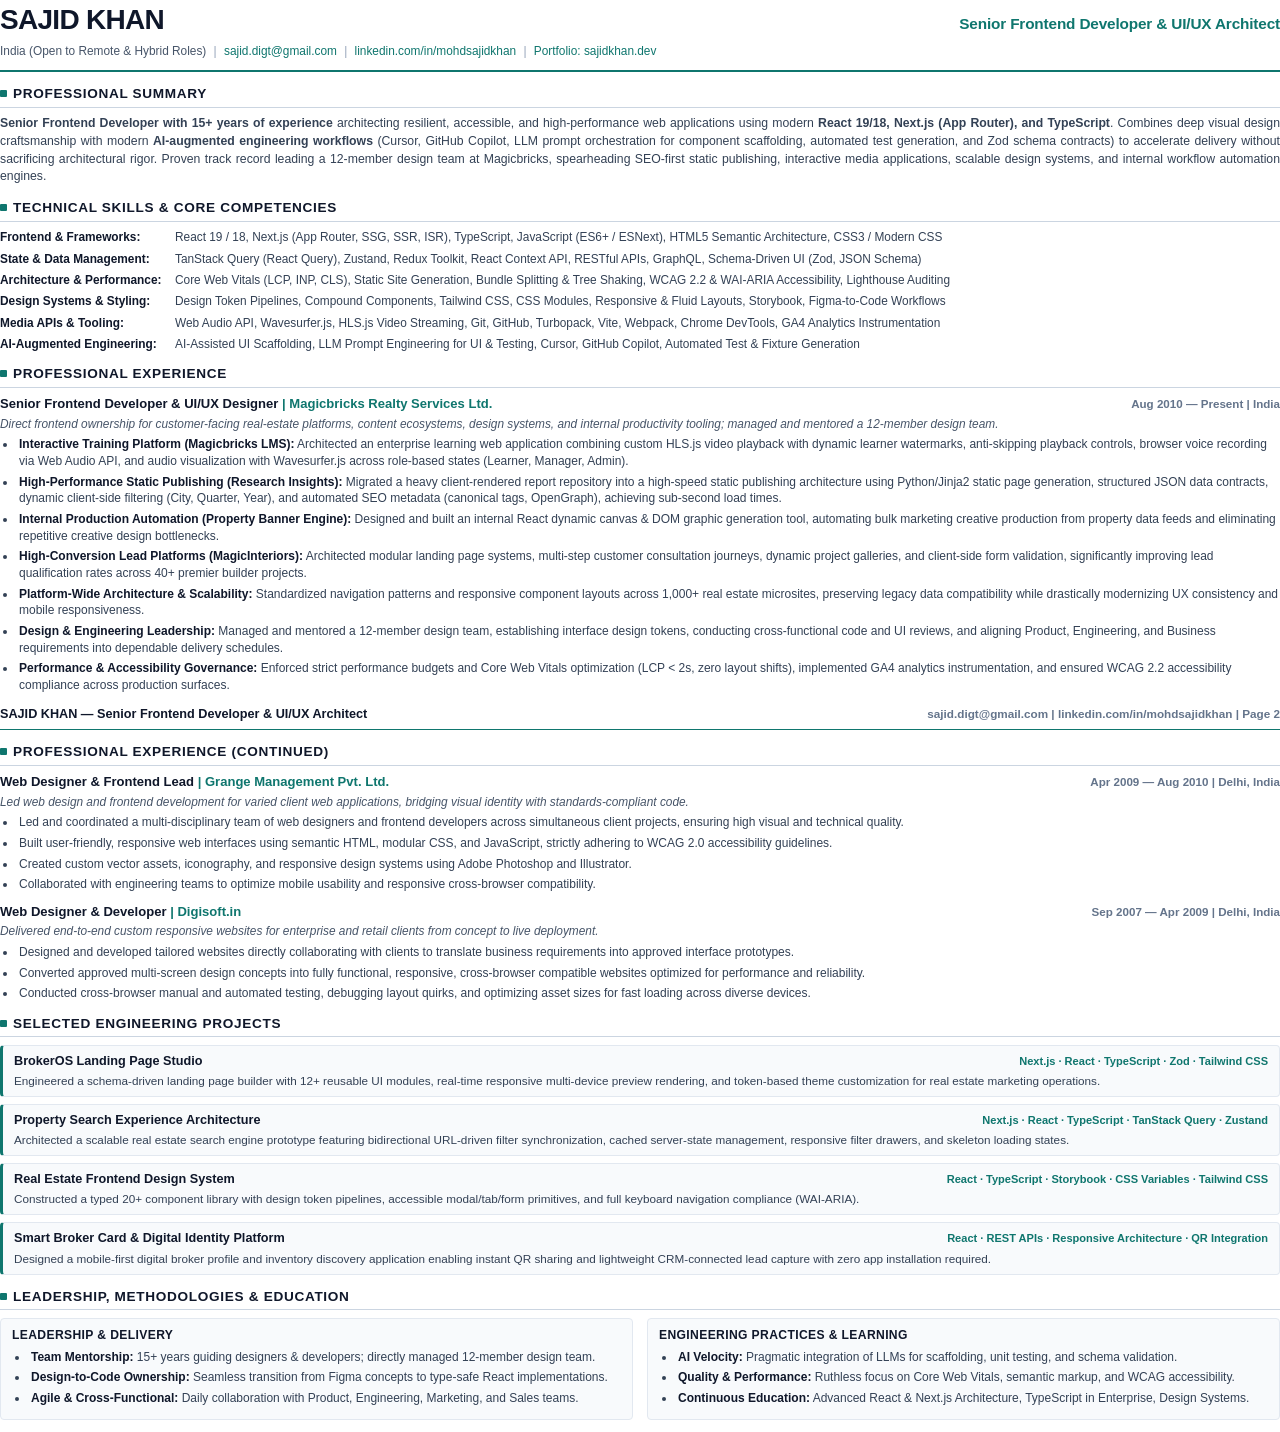
<file: assets/resume/Sajid-Khan-Resume.html>
<!DOCTYPE html>
<html lang="en">
<head>
  <meta charset="UTF-8">
  <title>Sajid Khan — Senior Frontend Developer — ATS Resume</title>
  <style>
    @page {
      size: A4 portrait;
      margin: 12mm 15mm 12mm 15mm;
    }
    *, *::before, *::after {
      box-sizing: border-box;
      margin: 0;
      padding: 0;
    }
    body {
      font-family: -apple-system, BlinkMacSystemFont, "Segoe UI", Roboto, Helvetica, Arial, sans-serif;
      font-size: 9.3pt;
      line-height: 1.4;
      color: #1e293b;
      background: #ffffff;
      -webkit-font-smoothing: antialiased;
    }
    a {
      color: #0f766e;
      text-decoration: none;
    }
    a:hover {
      text-decoration: underline;
    }

    /* HEADER */
    .header {
      border-bottom: 2px solid #0f766e;
      padding-bottom: 9px;
      margin-bottom: 12px;
    }
    .header-top {
      display: flex;
      justify-content: space-between;
      align-items: baseline;
      margin-bottom: 4px;
    }
    h1 {
      font-size: 21pt;
      font-weight: 800;
      letter-spacing: -0.025em;
      color: #0f172a;
      text-transform: uppercase;
    }
    .headline {
      font-size: 11.5pt;
      font-weight: 700;
      color: #0f766e;
      letter-spacing: -0.01em;
    }
    .contact-bar {
      font-size: 8.9pt;
      color: #475569;
      font-weight: 500;
      line-height: 1.5;
    }
    .contact-item {
      white-space: nowrap;
    }
    .contact-sep {
      color: #94a3b8;
      font-weight: 400;
      padding: 0 4px;
    }

    /* SECTIONS */
    section {
      margin-bottom: 12px;
    }
    .section-title {
      font-size: 10.2pt;
      font-weight: 800;
      letter-spacing: 0.05em;
      text-transform: uppercase;
      color: #0f172a;
      border-bottom: 1px solid #cbd5e1;
      padding-bottom: 3.5px;
      margin-bottom: 7.5px;
      display: flex;
      align-items: center;
      gap: 6px;
    }
    .section-title::before {
      content: "";
      display: inline-block;
      width: 7px;
      height: 7px;
      background-color: #0f766e;
      border-radius: 1px;
    }

    .summary-text {
      font-size: 9.2pt;
      line-height: 1.45;
      color: #334155;
      text-align: justify;
    }

    /* SKILLS */
    .skills-table {
      display: flex;
      flex-direction: column;
      gap: 5px;
    }
    .skill-row {
      font-size: 8.9pt;
      line-height: 1.38;
      color: #334155;
      display: grid;
      grid-template-columns: 175px 1fr;
      align-items: baseline;
    }
    .skill-label {
      color: #0f172a;
      font-weight: 700;
    }
    .skill-values {
      color: #334155;
    }

    /* EXPERIENCE */
    .exp-item {
      margin-bottom: 10px;
    }
    .exp-header {
      display: flex;
      justify-content: space-between;
      align-items: baseline;
      margin-bottom: 2px;
    }
    .exp-role {
      font-size: 9.8pt;
      font-weight: 750;
      color: #0f172a;
    }
    .exp-company {
      font-weight: 700;
      color: #0f766e;
    }
    .exp-meta {
      font-size: 8.7pt;
      font-weight: 600;
      color: #64748b;
      white-space: nowrap;
    }
    .exp-scope {
      font-size: 8.9pt;
      font-style: italic;
      color: #475569;
      margin-bottom: 4px;
    }

    ul.bullet-list {
      list-style-type: disc;
      margin-left: 17px;
      margin-top: 3px;
    }
    ul.bullet-list li {
      font-size: 9pt;
      line-height: 1.39;
      color: #334155;
      margin-bottom: 4px;
      padding-left: 2px;
    }
    ul.bullet-list li strong {
      color: #0f172a;
      font-weight: 650;
    }

    /* PROJECTS */
    .projects-container {
      display: flex;
      flex-direction: column;
      gap: 7px;
    }
    .project-card {
      background: #f8fafc;
      border: 1px solid #e2e8f0;
      border-left: 3.5px solid #0f766e;
      padding: 7px 11px;
      border-radius: 4px;
    }
    .project-header {
      display: flex;
      justify-content: space-between;
      align-items: baseline;
      margin-bottom: 2.5px;
    }
    .project-title {
      font-size: 9.5pt;
      font-weight: 750;
      color: #0f172a;
    }
    .project-stack {
      font-size: 8.3pt;
      font-weight: 650;
      color: #0f766e;
    }
    .project-desc {
      font-size: 8.8pt;
      color: #334155;
      line-height: 1.36;
    }

    /* TWO COLUMNS */
    .two-col {
      display: grid;
      grid-template-columns: 1fr 1fr;
      gap: 14px;
    }
    .col-box {
      background: #f8fafc;
      border: 1px solid #e2e8f0;
      border-radius: 4px;
      padding: 8px 11px;
    }
    .col-box-title {
      font-size: 9.1pt;
      font-weight: 750;
      color: #0f172a;
      margin-bottom: 5px;
      text-transform: uppercase;
      letter-spacing: 0.03em;
    }

    /* PAGE BREAK */
    .page-break {
      page-break-before: always;
      break-before: page;
    }
    .page-header-continuation {
      display: flex;
      justify-content: space-between;
      align-items: baseline;
      border-bottom: 1.5px solid #0f766e;
      padding-bottom: 6px;
      margin-bottom: 12px;
      font-size: 8.8pt;
      color: #64748b;
      font-weight: 600;
    }
    .page-header-continuation strong {
      color: #0f172a;
      font-size: 9.5pt;
    }
  </style>
</head>
<body>

  <!-- ==================== PAGE 1 ==================== -->

  <!-- HEADER -->
  <header class="header">
    <div class="header-top">
      <h1>SAJID KHAN</h1>
      <span class="headline">Senior Frontend Developer &amp; UI/UX Architect</span>
    </div>
    <div class="contact-bar">
      <span class="contact-item">India (Open to Remote &amp; Hybrid Roles)</span>
      <span class="contact-sep">|</span>
      <span class="contact-item"><a href="mailto:sajid.digt@gmail.com">sajid.digt@gmail.com</a></span>
      <span class="contact-sep">|</span>
      <span class="contact-item"><a href="https://linkedin.com/in/mohdsajidkhan" target="_blank">linkedin.com/in/mohdsajidkhan</a></span>
      <span class="contact-sep">|</span>
      <span class="contact-item"><a href="https://sajid-mu.vercel.app/" target="_blank" title="sajidkhan.dev">Portfolio: sajidkhan.dev</a></span>
    </div>
  </header>

  <!-- PROFESSIONAL SUMMARY -->
  <section>
    <h2 class="section-title">Professional Summary</h2>
    <p class="summary-text">
      <strong>Senior Frontend Developer with 15+ years of experience</strong> architecting resilient, accessible, and high-performance web applications using modern <strong>React 19/18, Next.js (App Router), and TypeScript</strong>. Combines deep visual design craftsmanship with modern <strong>AI-augmented engineering workflows</strong> (Cursor, GitHub Copilot, LLM prompt orchestration for component scaffolding, automated test generation, and Zod schema contracts) to accelerate delivery without sacrificing architectural rigor. Proven track record leading a 12-member design team at Magicbricks, spearheading SEO-first static publishing, interactive media applications, scalable design systems, and internal workflow automation engines.
    </p>
  </section>

  <!-- TECHNICAL SKILLS -->
  <section>
    <h2 class="section-title">Technical Skills &amp; Core Competencies</h2>
    <div class="skills-table">
      <div class="skill-row">
        <span class="skill-label">Frontend &amp; Frameworks:</span>
        <span class="skill-values">React 19 / 18, Next.js (App Router, SSG, SSR, ISR), TypeScript, JavaScript (ES6+ / ESNext), HTML5 Semantic Architecture, CSS3 / Modern CSS</span>
      </div>
      <div class="skill-row">
        <span class="skill-label">State &amp; Data Management:</span>
        <span class="skill-values">TanStack Query (React Query), Zustand, Redux Toolkit, React Context API, RESTful APIs, GraphQL, Schema-Driven UI (Zod, JSON Schema)</span>
      </div>
      <div class="skill-row">
        <span class="skill-label">Architecture &amp; Performance:</span>
        <span class="skill-values">Core Web Vitals (LCP, INP, CLS), Static Site Generation, Bundle Splitting &amp; Tree Shaking, WCAG 2.2 &amp; WAI-ARIA Accessibility, Lighthouse Auditing</span>
      </div>
      <div class="skill-row">
        <span class="skill-label">Design Systems &amp; Styling:</span>
        <span class="skill-values">Design Token Pipelines, Compound Components, Tailwind CSS, CSS Modules, Responsive &amp; Fluid Layouts, Storybook, Figma-to-Code Workflows</span>
      </div>
      <div class="skill-row">
        <span class="skill-label">Media APIs &amp; Tooling:</span>
        <span class="skill-values">Web Audio API, Wavesurfer.js, HLS.js Video Streaming, Git, GitHub, Turbopack, Vite, Webpack, Chrome DevTools, GA4 Analytics Instrumentation</span>
      </div>
      <div class="skill-row">
        <span class="skill-label">AI-Augmented Engineering:</span>
        <span class="skill-values">AI-Assisted UI Scaffolding, LLM Prompt Engineering for UI &amp; Testing, Cursor, GitHub Copilot, Automated Test &amp; Fixture Generation</span>
      </div>
    </div>
  </section>

  <!-- PROFESSIONAL EXPERIENCE - MAGICBRICKS -->
  <section>
    <h2 class="section-title">Professional Experience</h2>

    <div class="exp-item">
      <div class="exp-header">
        <span class="exp-role">Senior Frontend Developer &amp; UI/UX Designer <span class="exp-company">| Magicbricks Realty Services Ltd.</span></span>
        <span class="exp-meta">Aug 2010 — Present | India</span>
      </div>
      <div class="exp-scope">Direct frontend ownership for customer-facing real-estate platforms, content ecosystems, design systems, and internal productivity tooling; managed and mentored a 12-member design team.</div>
      <ul class="bullet-list">
        <li><strong>Interactive Training Platform (Magicbricks LMS):</strong> Architected an enterprise learning web application combining custom HLS.js video playback with dynamic learner watermarks, anti-skipping playback controls, browser voice recording via Web Audio API, and audio visualization with Wavesurfer.js across role-based states (Learner, Manager, Admin).</li>
        <li><strong>High-Performance Static Publishing (Research Insights):</strong> Migrated a heavy client-rendered report repository into a high-speed static publishing architecture using Python/Jinja2 static page generation, structured JSON data contracts, dynamic client-side filtering (City, Quarter, Year), and automated SEO metadata (canonical tags, OpenGraph), achieving sub-second load times.</li>
        <li><strong>Internal Production Automation (Property Banner Engine):</strong> Designed and built an internal React dynamic canvas &amp; DOM graphic generation tool, automating bulk marketing creative production from property data feeds and eliminating repetitive creative design bottlenecks.</li>
        <li><strong>High-Conversion Lead Platforms (MagicInteriors):</strong> Architected modular landing page systems, multi-step customer consultation journeys, dynamic project galleries, and client-side form validation, significantly improving lead qualification rates across 40+ premier builder projects.</li>
        <li><strong>Platform-Wide Architecture &amp; Scalability:</strong> Standardized navigation patterns and responsive component layouts across 1,000+ real estate microsites, preserving legacy data compatibility while drastically modernizing UX consistency and mobile responsiveness.</li>
        <li><strong>Design &amp; Engineering Leadership:</strong> Managed and mentored a 12-member design team, establishing interface design tokens, conducting cross-functional code and UI reviews, and aligning Product, Engineering, and Business requirements into dependable delivery schedules.</li>
        <li><strong>Performance &amp; Accessibility Governance:</strong> Enforced strict performance budgets and Core Web Vitals optimization (LCP &lt; 2s, zero layout shifts), implemented GA4 analytics instrumentation, and ensured WCAG 2.2 accessibility compliance across production surfaces.</li>
      </ul>
    </div>
  </section>

  <!-- ==================== PAGE 2 ==================== -->
  <div class="page-break"></div>

  <div class="page-header-continuation">
    <strong>SAJID KHAN — Senior Frontend Developer &amp; UI/UX Architect</strong>
    <span>sajid.digt@gmail.com | linkedin.com/in/mohdsajidkhan | Page 2</span>
  </div>

  <!-- PROFESSIONAL EXPERIENCE CONTINUED -->
  <section>
    <h2 class="section-title">Professional Experience (Continued)</h2>

    <div class="exp-item">
      <div class="exp-header">
        <span class="exp-role">Web Designer &amp; Frontend Lead <span class="exp-company">| Grange Management Pvt. Ltd.</span></span>
        <span class="exp-meta">Apr 2009 — Aug 2010 | Delhi, India</span>
      </div>
      <div class="exp-scope">Led web design and frontend development for varied client web applications, bridging visual identity with standards-compliant code.</div>
      <ul class="bullet-list">
        <li>Led and coordinated a multi-disciplinary team of web designers and frontend developers across simultaneous client projects, ensuring high visual and technical quality.</li>
        <li>Built user-friendly, responsive web interfaces using semantic HTML, modular CSS, and JavaScript, strictly adhering to WCAG 2.0 accessibility guidelines.</li>
        <li>Created custom vector assets, iconography, and responsive design systems using Adobe Photoshop and Illustrator.</li>
        <li>Collaborated with engineering teams to optimize mobile usability and responsive cross-browser compatibility.</li>
      </ul>
    </div>

    <div class="exp-item">
      <div class="exp-header">
        <span class="exp-role">Web Designer &amp; Developer <span class="exp-company">| Digisoft.in</span></span>
        <span class="exp-meta">Sep 2007 — Apr 2009 | Delhi, India</span>
      </div>
      <div class="exp-scope">Delivered end-to-end custom responsive websites for enterprise and retail clients from concept to live deployment.</div>
      <ul class="bullet-list">
        <li>Designed and developed tailored websites directly collaborating with clients to translate business requirements into approved interface prototypes.</li>
        <li>Converted approved multi-screen design concepts into fully functional, responsive, cross-browser compatible websites optimized for performance and reliability.</li>
        <li>Conducted cross-browser manual and automated testing, debugging layout quirks, and optimizing asset sizes for fast loading across diverse devices.</li>
      </ul>
    </div>
  </section>

  <!-- KEY ENGINEERING & PRODUCT PROJECTS -->
  <section>
    <h2 class="section-title">Selected Engineering Projects</h2>
    <div class="projects-container">
      <div class="project-card">
        <div class="project-header">
          <span class="project-title">BrokerOS Landing Page Studio</span>
          <span class="project-stack">Next.js · React · TypeScript · Zod · Tailwind CSS</span>
        </div>
        <p class="project-desc">Engineered a schema-driven landing page builder with 12+ reusable UI modules, real-time responsive multi-device preview rendering, and token-based theme customization for real estate marketing operations.</p>
      </div>

      <div class="project-card">
        <div class="project-header">
          <span class="project-title">Property Search Experience Architecture</span>
          <span class="project-stack">Next.js · React · TypeScript · TanStack Query · Zustand</span>
        </div>
        <p class="project-desc">Architected a scalable real estate search engine prototype featuring bidirectional URL-driven filter synchronization, cached server-state management, responsive filter drawers, and skeleton loading states.</p>
      </div>

      <div class="project-card">
        <div class="project-header">
          <span class="project-title">Real Estate Frontend Design System</span>
          <span class="project-stack">React · TypeScript · Storybook · CSS Variables · Tailwind CSS</span>
        </div>
        <p class="project-desc">Constructed a typed 20+ component library with design token pipelines, accessible modal/tab/form primitives, and full keyboard navigation compliance (WAI-ARIA).</p>
      </div>

      <div class="project-card">
        <div class="project-header">
          <span class="project-title">Smart Broker Card &amp; Digital Identity Platform</span>
          <span class="project-stack">React · REST APIs · Responsive Architecture · QR Integration</span>
        </div>
        <p class="project-desc">Designed a mobile-first digital broker profile and inventory discovery application enabling instant QR sharing and lightweight CRM-connected lead capture with zero app installation required.</p>
      </div>
    </div>
  </section>

  <!-- LEADERSHIP, METHODOLOGIES & CONTINUOUS LEARNING -->
  <section>
    <h2 class="section-title">Leadership, Methodologies &amp; Education</h2>
    <div class="two-col">
      <div class="col-box">
        <div class="col-box-title">Leadership &amp; Delivery</div>
        <ul class="bullet-list">
          <li><strong>Team Mentorship:</strong> 15+ years guiding designers &amp; developers; directly managed 12-member design team.</li>
          <li><strong>Design-to-Code Ownership:</strong> Seamless transition from Figma concepts to type-safe React implementations.</li>
          <li><strong>Agile &amp; Cross-Functional:</strong> Daily collaboration with Product, Engineering, Marketing, and Sales teams.</li>
        </ul>
      </div>
      <div class="col-box">
        <div class="col-box-title">Engineering Practices &amp; Learning</div>
        <ul class="bullet-list">
          <li><strong>AI Velocity:</strong> Pragmatic integration of LLMs for scaffolding, unit testing, and schema validation.</li>
          <li><strong>Quality &amp; Performance:</strong> Ruthless focus on Core Web Vitals, semantic markup, and WCAG accessibility.</li>
          <li><strong>Continuous Education:</strong> Advanced React &amp; Next.js Architecture, TypeScript in Enterprise, Design Systems.</li>
        </ul>
      </div>
    </div>
  </section>

</body>
</html>
</file>
<file: _next/static/chunks/070ka0i3scqjr.css>
@font-face{font-family:Manrope;font-style:normal;font-display:swap;font-weight:400;src:url(../media/manrope-cyrillic-ext-400-normal.115bu2ryh2wsb.woff2)format("woff2"),url(../media/manrope-cyrillic-ext-400-normal.10bm-9tngs.nd.woff)format("woff");unicode-range:U+460-52F,U+1C80-1C8A,U+20B4,U+2DE0-2DFF,U+A640-A69F,U+FE2E-FE2F}@font-face{font-family:Manrope;font-style:normal;font-display:swap;font-weight:400;src:url(../media/manrope-cyrillic-400-normal.0h_lfkrdhxih~.woff2)format("woff2"),url(../media/manrope-cyrillic-400-normal.0u.x65-m2isdc.woff)format("woff");unicode-range:U+301,U+400-45F,U+490-491,U+4B0-4B1,U+2116}@font-face{font-family:Manrope;font-style:normal;font-display:swap;font-weight:400;src:url(../media/manrope-greek-400-normal.128qspuv_npv-.woff2)format("woff2"),url(../media/manrope-greek-400-normal.00clg76~ljcxe.woff)format("woff");unicode-range:U+370-377,U+37A-37F,U+384-38A,U+38C,U+38E-3A1,U+3A3-3FF}@font-face{font-family:Manrope;font-style:normal;font-display:swap;font-weight:400;src:url(../media/manrope-vietnamese-400-normal.148qgjhno4xd5.woff2)format("woff2"),url(../media/manrope-vietnamese-400-normal.12sh1q7p~rawm.woff)format("woff");unicode-range:U+102-103,U+110-111,U+128-129,U+168-169,U+1A0-1A1,U+1AF-1B0,U+300-301,U+303-304,U+308-309,U+323,U+329,U+1EA0-1EF9,U+20AB}@font-face{font-family:Manrope;font-style:normal;font-display:swap;font-weight:400;src:url(../media/manrope-latin-ext-400-normal.11fwvnf-uslv9.woff2)format("woff2"),url(../media/manrope-latin-ext-400-normal.0.4slp1k-pmph.woff)format("woff");unicode-range:U+100-2BA,U+2BD-2C5,U+2C7-2CC,U+2CE-2D7,U+2DD-2FF,U+304,U+308,U+329,U+1D00-1DBF,U+1E00-1E9F,U+1EF2-1EFF,U+2020,U+20A0-20AB,U+20AD-20C0,U+2113,U+2C60-2C7F,U+A720-A7FF}@font-face{font-family:Manrope;font-style:normal;font-display:swap;font-weight:400;src:url(../media/manrope-latin-400-normal.0xncywml0dw77.woff2)format("woff2"),url(../media/manrope-latin-400-normal.0du~d50lh.w8e.woff)format("woff");unicode-range:U+??,U+131,U+152-153,U+2BB-2BC,U+2C6,U+2DA,U+2DC,U+304,U+308,U+329,U+2000-206F,U+20AC,U+2122,U+2191,U+2193,U+2212,U+2215,U+FEFF,U+FFFD}
@font-face{font-family:Manrope;font-style:normal;font-display:swap;font-weight:500;src:url(../media/manrope-cyrillic-ext-500-normal.0tu9fuqc6q4y..woff2)format("woff2"),url(../media/manrope-cyrillic-ext-500-normal.0aeiuh9~v3bi0.woff)format("woff");unicode-range:U+460-52F,U+1C80-1C8A,U+20B4,U+2DE0-2DFF,U+A640-A69F,U+FE2E-FE2F}@font-face{font-family:Manrope;font-style:normal;font-display:swap;font-weight:500;src:url(../media/manrope-cyrillic-500-normal.0t8vtxsol15c4.woff2)format("woff2"),url(../media/manrope-cyrillic-500-normal.0ki~dv3x7y~_v.woff)format("woff");unicode-range:U+301,U+400-45F,U+490-491,U+4B0-4B1,U+2116}@font-face{font-family:Manrope;font-style:normal;font-display:swap;font-weight:500;src:url(../media/manrope-greek-500-normal.0.w-l08rpab6k.woff2)format("woff2"),url(../media/manrope-greek-500-normal.185xrykehxvxh.woff)format("woff");unicode-range:U+370-377,U+37A-37F,U+384-38A,U+38C,U+38E-3A1,U+3A3-3FF}@font-face{font-family:Manrope;font-style:normal;font-display:swap;font-weight:500;src:url(../media/manrope-vietnamese-500-normal.0vxscr43uif75.woff2)format("woff2"),url(../media/manrope-vietnamese-500-normal.11783_cyhh0sy.woff)format("woff");unicode-range:U+102-103,U+110-111,U+128-129,U+168-169,U+1A0-1A1,U+1AF-1B0,U+300-301,U+303-304,U+308-309,U+323,U+329,U+1EA0-1EF9,U+20AB}@font-face{font-family:Manrope;font-style:normal;font-display:swap;font-weight:500;src:url(../media/manrope-latin-ext-500-normal.0u693bpswqcn6.woff2)format("woff2"),url(../media/manrope-latin-ext-500-normal.03110s_ql870..woff)format("woff");unicode-range:U+100-2BA,U+2BD-2C5,U+2C7-2CC,U+2CE-2D7,U+2DD-2FF,U+304,U+308,U+329,U+1D00-1DBF,U+1E00-1E9F,U+1EF2-1EFF,U+2020,U+20A0-20AB,U+20AD-20C0,U+2113,U+2C60-2C7F,U+A720-A7FF}@font-face{font-family:Manrope;font-style:normal;font-display:swap;font-weight:500;src:url(../media/manrope-latin-500-normal.0ofo7kbo3t0n0.woff2)format("woff2"),url(../media/manrope-latin-500-normal.0l6vvsc_f-zn6.woff)format("woff");unicode-range:U+??,U+131,U+152-153,U+2BB-2BC,U+2C6,U+2DA,U+2DC,U+304,U+308,U+329,U+2000-206F,U+20AC,U+2122,U+2191,U+2193,U+2212,U+2215,U+FEFF,U+FFFD}
@font-face{font-family:Manrope;font-style:normal;font-display:swap;font-weight:600;src:url(../media/manrope-cyrillic-ext-600-normal.0r3sb.66buoue.woff2)format("woff2"),url(../media/manrope-cyrillic-ext-600-normal.0dd6pb-0mr~fr.woff)format("woff");unicode-range:U+460-52F,U+1C80-1C8A,U+20B4,U+2DE0-2DFF,U+A640-A69F,U+FE2E-FE2F}@font-face{font-family:Manrope;font-style:normal;font-display:swap;font-weight:600;src:url(../media/manrope-cyrillic-600-normal.0rl6kp.gg1nol.woff2)format("woff2"),url(../media/manrope-cyrillic-600-normal.0u0-.57-68f3~.woff)format("woff");unicode-range:U+301,U+400-45F,U+490-491,U+4B0-4B1,U+2116}@font-face{font-family:Manrope;font-style:normal;font-display:swap;font-weight:600;src:url(../media/manrope-greek-600-normal.0-2v3-lf9c7mh.woff2)format("woff2"),url(../media/manrope-greek-600-normal.0r6g0lt_t.if4.woff)format("woff");unicode-range:U+370-377,U+37A-37F,U+384-38A,U+38C,U+38E-3A1,U+3A3-3FF}@font-face{font-family:Manrope;font-style:normal;font-display:swap;font-weight:600;src:url(../media/manrope-vietnamese-600-normal.187b6t9v75bit.woff2)format("woff2"),url(../media/manrope-vietnamese-600-normal.01i8c7nk698tu.woff)format("woff");unicode-range:U+102-103,U+110-111,U+128-129,U+168-169,U+1A0-1A1,U+1AF-1B0,U+300-301,U+303-304,U+308-309,U+323,U+329,U+1EA0-1EF9,U+20AB}@font-face{font-family:Manrope;font-style:normal;font-display:swap;font-weight:600;src:url(../media/manrope-latin-ext-600-normal.08fso1mcqxm-d.woff2)format("woff2"),url(../media/manrope-latin-ext-600-normal.0rl_k8_-m8yi0.woff)format("woff");unicode-range:U+100-2BA,U+2BD-2C5,U+2C7-2CC,U+2CE-2D7,U+2DD-2FF,U+304,U+308,U+329,U+1D00-1DBF,U+1E00-1E9F,U+1EF2-1EFF,U+2020,U+20A0-20AB,U+20AD-20C0,U+2113,U+2C60-2C7F,U+A720-A7FF}@font-face{font-family:Manrope;font-style:normal;font-display:swap;font-weight:600;src:url(../media/manrope-latin-600-normal.0x_3dfprs.8a-.woff2)format("woff2"),url(../media/manrope-latin-600-normal.04bqy5g7q0z_u.woff)format("woff");unicode-range:U+??,U+131,U+152-153,U+2BB-2BC,U+2C6,U+2DA,U+2DC,U+304,U+308,U+329,U+2000-206F,U+20AC,U+2122,U+2191,U+2193,U+2212,U+2215,U+FEFF,U+FFFD}
@font-face{font-family:Manrope;font-style:normal;font-display:swap;font-weight:700;src:url(../media/manrope-cyrillic-ext-700-normal.0owgbyog3zqsd.woff2)format("woff2"),url(../media/manrope-cyrillic-ext-700-normal.0owf4phtcjf7b.woff)format("woff");unicode-range:U+460-52F,U+1C80-1C8A,U+20B4,U+2DE0-2DFF,U+A640-A69F,U+FE2E-FE2F}@font-face{font-family:Manrope;font-style:normal;font-display:swap;font-weight:700;src:url(../media/manrope-cyrillic-700-normal.0dt2x44cxaznq.woff2)format("woff2"),url(../media/manrope-cyrillic-700-normal.142-7tp.5-m9t.woff)format("woff");unicode-range:U+301,U+400-45F,U+490-491,U+4B0-4B1,U+2116}@font-face{font-family:Manrope;font-style:normal;font-display:swap;font-weight:700;src:url(../media/manrope-greek-700-normal.0_cp_dxzmhpya.woff2)format("woff2"),url(../media/manrope-greek-700-normal.0bta1q34pl8cs.woff)format("woff");unicode-range:U+370-377,U+37A-37F,U+384-38A,U+38C,U+38E-3A1,U+3A3-3FF}@font-face{font-family:Manrope;font-style:normal;font-display:swap;font-weight:700;src:url(../media/manrope-vietnamese-700-normal.13y605bt4u.-t.woff2)format("woff2"),url(../media/manrope-vietnamese-700-normal.02-~9jfjemfi4.woff)format("woff");unicode-range:U+102-103,U+110-111,U+128-129,U+168-169,U+1A0-1A1,U+1AF-1B0,U+300-301,U+303-304,U+308-309,U+323,U+329,U+1EA0-1EF9,U+20AB}@font-face{font-family:Manrope;font-style:normal;font-display:swap;font-weight:700;src:url(../media/manrope-latin-ext-700-normal.0d17m~j8wes5..woff2)format("woff2"),url(../media/manrope-latin-ext-700-normal.12u0_yofz0bmx.woff)format("woff");unicode-range:U+100-2BA,U+2BD-2C5,U+2C7-2CC,U+2CE-2D7,U+2DD-2FF,U+304,U+308,U+329,U+1D00-1DBF,U+1E00-1E9F,U+1EF2-1EFF,U+2020,U+20A0-20AB,U+20AD-20C0,U+2113,U+2C60-2C7F,U+A720-A7FF}@font-face{font-family:Manrope;font-style:normal;font-display:swap;font-weight:700;src:url(../media/manrope-latin-700-normal.0o3hhi2b21liw.woff2)format("woff2"),url(../media/manrope-latin-700-normal.0rm6..kh6-ey4.woff)format("woff");unicode-range:U+??,U+131,U+152-153,U+2BB-2BC,U+2C6,U+2DA,U+2DC,U+304,U+308,U+329,U+2000-206F,U+20AC,U+2122,U+2191,U+2193,U+2212,U+2215,U+FEFF,U+FFFD}
:root{--palette-surface:#fffdf7;--palette-soft:#e6f3e8;--palette-primary:#104b3b;--palette-ink:#143b30;--palette-muted:#456453;--palette-accent:#237953;--palette-inverse:#c9e8cf;--palette-border:#c5ddcb}@media (min-width:761px){:root{--desktop-surface:var(--palette-surface);--desktop-surface-rgb:255, 253, 247;--desktop-soft:var(--palette-soft);--desktop-soft-rgb:230, 243, 232;--desktop-primary:var(--palette-primary);--desktop-primary-rgb:16, 75, 59;--desktop-ink:var(--palette-ink);--desktop-ink-rgb:20, 59, 48;--desktop-muted:var(--palette-muted);--desktop-muted-rgb:69, 100, 83;--desktop-accent:var(--palette-accent);--desktop-accent-rgb:35, 121, 83;--desktop-inverse:var(--palette-inverse);--desktop-inverse-rgb:201, 232, 207;--desktop-border:var(--palette-border)}}
</file>
<file: _next/static/chunks/16irxm92~w8kk.css>
:root{--bg:var(--desktop-primary,#080a10);--bg-soft:var(--desktop-primary,#0d1018);--panel:var(--desktop-primary,#111520);--panel-2:var(--desktop-primary,#151a27);--ink:var(--desktop-surface,#f5f7fb);--muted:var(--desktop-accent,#a3abc0);--muted-2:var(--desktop-muted,#747d94);--line:#b7c2de24;--violet:var(--desktop-accent,#8b5cf6);--violet-2:var(--desktop-accent,#6d7cff);--cyan:var(--desktop-accent,#22d3ee);--rose:var(--desktop-accent,#fb7185);--amber:var(--desktop-accent,#f6b95b);--green:var(--desktop-accent,#40d99a);--page:min(1180px, calc(100vw - 48px));--pointer-x:50vw;--pointer-y:50vh}*{box-sizing:border-box}html{scroll-behavior:smooth;scroll-padding-top:100px}body{color:var(--ink);background:radial-gradient(circle at 50% -10%, rgba(var(--desktop-accent-rgb,109, 92, 246), .11), transparent 35%), var(--bg);margin:0;font-family:Inter,Aptos,Segoe UI,Arial,sans-serif;font-size:16px;line-height:1.5;overflow-x:hidden}body.modal-open{overflow:hidden}button,a{-webkit-tap-highlight-color:transparent}button{font:inherit}a{color:inherit;text-decoration:none}::-webkit-scrollbar{width:10px}::-webkit-scrollbar-thumb{background:var(--desktop-primary,#30374b);border:3px solid #080a10;border-radius:99px}.skip-link{z-index:1000;color:var(--desktop-ink,#0a0c12);background:var(--cyan);border-radius:8px;padding:10px 15px;font-weight:800;transition:transform .2s;position:fixed;top:10px;left:10px;transform:translateY(-160%)}.skip-link:focus{transform:translateY(0)}.pointer-glow{z-index:0;pointer-events:none;background:rgba(var(--desktop-accent-rgb,117, 93, 255), .08);filter:blur(70px);width:360px;height:360px;transform:translate(calc(var(--pointer-x) - 180px), calc(var(--pointer-y) - 180px));border-radius:50%;position:fixed;top:0;left:0}.site-header{z-index:100;background:rgba(var(--desktop-primary-rgb,10, 12, 18), .74);-webkit-backdrop-filter:blur(20px);backdrop-filter:blur(20px);border:1px solid #bac5e126;border-radius:18px;justify-content:space-between;align-items:center;width:min(1240px,100vw - 32px);min-height:70px;padding:10px 12px 10px 14px;display:flex;position:fixed;top:16px;left:50%;transform:translate(-50%);box-shadow:0 24px 60px #00000040}.brand{align-items:center;gap:11px;display:inline-flex}.brand img{border-radius:12px}.brand>span,.footer-brand>span{gap:1px;display:grid}.brand strong,.footer-brand strong{letter-spacing:.03em;font-size:14px}.brand small,.footer-brand small{color:var(--muted-2);letter-spacing:.12em;text-transform:uppercase;font-size:9px;font-weight:700}.nav{align-items:center;gap:4px;display:flex}.nav a{min-height:44px;color:var(--muted);border-radius:12px;align-items:center;padding:0 16px;font-size:13px;font-weight:650;transition:color .2s,background .2s,transform .2s;display:inline-flex}.nav .nav-cta{color:var(--desktop-surface,#fff);background:linear-gradient(135deg, var(--desktop-accent,#8457ef), var(--desktop-accent,#6277f8));gap:7px;margin-left:7px;box-shadow:0 8px 24px #7159f540}.nav .nav-cta:hover{background:linear-gradient(135deg, var(--desktop-accent,#9368f4), var(--desktop-accent,#7185ff));transform:translateY(-1px)}.menu-button{width:44px;height:44px;color:var(--ink);border:1px solid var(--line);background:var(--panel);border-radius:12px;place-items:center;display:none}.hero{z-index:1;width:var(--page);grid-template-columns:minmax(0,1.08fr) minmax(390px,.72fr);align-items:center;gap:clamp(44px,6vw,98px);min-height:900px;margin:0 auto;padding:138px 0 80px;display:grid;position:relative}.hero-grid{z-index:-3;inset:0 calc((100vw - var(--page)) / -2);opacity:.2;background-image:linear-gradient(rgba(var(--desktop-accent-rgb,139, 151, 183), .12) 1px, transparent 1px), linear-gradient(90deg, rgba(var(--desktop-accent-rgb,139, 151, 183), .12) 1px, transparent 1px);background-size:64px 64px;position:absolute;-webkit-mask-image:linear-gradient(#0000 5%,#000 28% 68%,#0000 94%);mask-image:linear-gradient(#0000 5%,#000 28% 68%,#0000 94%)}.hero-orb{z-index:-2;filter:blur(75px);border-radius:50%;animation:10s ease-in-out infinite alternate drift;position:absolute}.hero-orb--one{background:rgba(var(--desktop-accent-rgb,125, 89, 245), .16);width:360px;height:360px;top:15%;right:5%}.hero-orb--two{background:rgba(var(--desktop-accent-rgb,34, 211, 238), .08);width:260px;height:260px;animation-delay:-4s;bottom:12%;left:22%}@keyframes drift{to{transform:translate(30px,26px)scale(1.08)}}.hero-status-row{flex-wrap:wrap;align-items:center;gap:10px;margin-bottom:30px;display:flex}.hero-status-row .availability-pill{margin-bottom:0}.hero-ai-pill{color:#7c3aed;letter-spacing:.02em;background:#7c3aed14;border:1px solid #7c3aed47;border-radius:99px;align-items:center;gap:6px;padding:8px 14px;font-size:11px;font-weight:650;transition:all .2s;display:inline-flex}.hero-ai-pill svg{color:#a78bfa;flex-shrink:0}.availability-pill{color:var(--desktop-accent,#c1c8da);background:rgba(var(--desktop-primary-rgb,17, 21, 32), .74);letter-spacing:.02em;border:1px solid #7381a438;border-radius:99px;align-items:center;gap:9px;margin-bottom:30px;padding:8px 12px;font-size:11px;font-weight:700;display:inline-flex}.availability-pill>span,.status-dot{background:var(--green);border-radius:50%;width:8px;height:8px;animation:2.2s ease-in-out infinite pulse;box-shadow:0 0 0 5px #40d99a1a,0 0 14px #40d99ab3}@keyframes pulse{50%{box-shadow:0 0 0 8px #40d99a00,0 0 20px #40d99a80}}.hero h1 span,.about-intro h2 span,.contact-copy h2 span{color:#0000;background:linear-gradient(95deg, var(--desktop-accent,#a277ff) 2%, var(--desktop-accent,#727dff) 52%, var(--desktop-accent,#31d9ed) 100%);-webkit-background-clip:text;background-clip:text}.hero-intro{max-width:650px;color:var(--muted);margin:0;font-size:clamp(17px,1.8vw,21px);line-height:1.62}.hero-actions,.contact-actions{flex-wrap:wrap;gap:12px;margin-top:35px;display:flex}.button{border:1px solid #0000;border-radius:13px;justify-content:center;align-items:center;gap:10px;min-height:50px;padding:0 19px;font-size:13px;font-weight:750;transition:transform .2s,box-shadow .2s,border-color .2s,background .2s;display:inline-flex}.button:hover,.button:focus-visible{transform:translateY(-2px)}.button--primary:hover{box-shadow:0 19px 50px #665def61}.button--ghost{color:var(--desktop-accent,#d9deea);border-color:var(--line);background:rgba(var(--desktop-primary-rgb,17, 21, 32), .7)}.hero-meta{gap:clamp(26px,3.5vw,50px);margin-top:52px;display:flex}.hero-meta>div{align-items:center;gap:11px;display:flex}.hero-meta strong{letter-spacing:-.04em;font-size:25px}.hero-meta span{color:var(--muted-2);text-transform:uppercase;font-size:10px;font-weight:600;line-height:1.45}.hero-visual{align-self:center;position:relative}.portrait-card{aspect-ratio:.79;background:linear-gradient(145deg, rgba(var(--desktop-primary-rgb,29, 34, 50), .86), rgba(var(--desktop-primary-rgb,13, 16, 24), .9));border:1px solid #b7c2de2e;border-radius:34px;width:min(100%,455px);margin-left:auto;padding:12px;position:relative;transform:rotate(1.6deg);box-shadow:0 36px 100px #00000073}.portrait-card:before{content:"";z-index:-1;border:1px solid #7967f41f;border-radius:48px;position:absolute;inset:-22px;transform:rotate(-4deg)}.portrait-frame{background:var(--desktop-primary,#151a24);border-radius:25px;height:100%;position:relative;overflow:hidden}.portrait-frame:after{content:"";background:linear-gradient(to top, rgba(var(--desktop-primary-rgb,7, 9, 14), .82), transparent 40%);pointer-events:none;position:absolute;inset:0}.portrait-frame img{object-fit:cover;object-position:center 17%;filter:saturate(.78)contrast(1.04);transform:scale(1.02)}.portrait-label{z-index:3;min-width:148px;color:var(--desktop-accent,#c7cedd);background:rgba(var(--desktop-primary-rgb,10, 12, 18), .86);-webkit-backdrop-filter:blur(14px);backdrop-filter:blur(14px);border:1px solid #c0cbe72e;border-radius:15px;align-items:center;gap:11px;padding:12px 14px;font-size:10px;line-height:1.25;display:flex;position:absolute;transform:rotate(-1.6deg);box-shadow:0 20px 40px #00000042}.portrait-label strong{color:var(--desktop-surface,#fff);font-size:12px}.portrait-label--top{top:15%;left:-48px}.portrait-label--bottom{bottom:22%;right:-36px}.portrait-code{z-index:3;color:rgba(var(--desktop-surface-rgb,232, 236, 247), .7);grid-template-columns:20px 1fr;gap:3px 8px;font-size:9px;display:grid;position:absolute;bottom:28px;right:27px;transform:rotate(-1.6deg)}.portrait-code span{color:var(--desktop-muted,#737d92);text-align:right}.portrait-code code{font-family:DejaVu Sans Mono,Consolas,monospace}.scroll-cue{color:var(--muted-2);letter-spacing:.08em;text-transform:uppercase;align-items:center;gap:10px;font-size:10px;font-weight:750;display:flex;position:absolute;bottom:-55px;right:0}.scroll-cue svg{animation:1.8s ease-in-out infinite bounce}@keyframes bounce{50%{transform:translateY(5px)}}.skills-marquee{z-index:2;border-top:1px solid var(--line);border-bottom:1px solid var(--line);background:rgba(var(--desktop-primary-rgb,14, 17, 26), .72);padding:13px 0;position:relative;overflow:hidden}.skills-marquee:before,.skills-marquee:after{content:"";z-index:2;width:150px;position:absolute;top:0;bottom:0}.skills-marquee:before{background:linear-gradient(to right, var(--bg), transparent);left:0}.skills-marquee:after{background:linear-gradient(to left, var(--bg), transparent);right:0}.marquee-track{gap:10px;width:max-content;padding:0 5px;animation:34s linear infinite marquee;display:flex}.skills-marquee:hover .marquee-track{animation-play-state:paused}.marquee-track .tech-chip{min-height:46px;color:var(--desktop-accent,#a6aec0);background:rgba(var(--desktop-surface-rgb,255, 255, 255), .025);letter-spacing:.035em;border:1px solid #b1bcda21;border-radius:13px;align-items:center;gap:10px;padding:0 14px 0 10px;font-size:10px;font-weight:800;transition:color .2s,border-color .2s,background .2s,transform .2s;display:inline-flex;box-shadow:inset 0 1px #ffffff09}.marquee-track .tech-chip:hover{color:var(--desktop-surface,#f5f7fb);background:rgba(var(--desktop-accent-rgb,139, 92, 246), .08);border-color:#8b5cf652;transform:translateY(-2px)}.tech-chip-icon{background:rgba(var(--desktop-primary-rgb,4, 6, 11), .52);border:1px solid #ffffff12;border-radius:8px;place-items:center;width:27px;height:27px;display:grid}.tech-chip-icon svg{width:18px;height:18px}.tech-chip strong{font:inherit;white-space:nowrap}@keyframes marquee{to{transform:translate(-50%)}}.section{z-index:1;width:var(--page);margin:0 auto;padding:128px 0;position:relative}.section-heading{grid-template-columns:minmax(0,1.3fr) minmax(300px,.7fr);align-items:end;gap:60px;margin-bottom:58px;display:grid}.section-heading h2,.about-intro h2,.contact-copy h2{letter-spacing:-.055em;margin:14px 0 0;font-size:clamp(38px,5vw,63px);font-weight:700;line-height:1.04}.section-heading>p{max-width:480px;color:var(--muted);margin:0;font-size:15px;line-height:1.7}.work-category-summary{flex-wrap:wrap;gap:7px 18px;margin:-28px 0 24px;display:flex}.work-category-summary>span{color:var(--desktop-muted,#727c92);letter-spacing:.08em;text-transform:uppercase;align-items:center;gap:7px;font-size:8px;font-weight:750;display:inline-flex}.work-category-summary>span:not(:last-child):after{background:var(--desktop-primary,#343b4e);content:"";border-radius:50%;width:3px;height:3px;margin-left:11px}.work-category-summary small{color:var(--desktop-accent,#d9d2ff);background:rgba(var(--desktop-accent-rgb,139, 92, 246), .08);letter-spacing:.06em;border:1px solid #8b5cf63d;border-radius:999px;padding:2px 6px;font-size:7px;font-weight:900}.work-explorer{background:radial-gradient(circle at 70% 10%, rgba(var(--desktop-accent-rgb,109, 92, 246), .09), transparent 31%), linear-gradient(145deg, rgba(var(--desktop-primary-rgb,17, 21, 32), .98), rgba(var(--desktop-primary-rgb,9, 12, 19), .98));border:1px solid #b1bcda29;border-radius:28px;overflow:hidden;box-shadow:0 38px 100px #0000003d}.work-explorer-head{min-height:51px;color:var(--desktop-muted,#778096);letter-spacing:.12em;text-transform:uppercase;border-bottom:1px solid #b1bcda1c;justify-content:space-between;align-items:center;padding:0 18px;font-size:8px;font-weight:800;display:flex}.work-explorer-head>div{align-items:center;gap:9px;display:flex}.work-explorer-head>small{color:var(--desktop-muted,#5f687c);letter-spacing:.08em;font-size:8px}.signal-dot{background:var(--desktop-accent,#40d99a);border-radius:50%;width:7px;height:7px;animation:2.2s ease-in-out infinite signal-pulse;box-shadow:0 0 0 5px #40d99a14,0 0 18px #40d99a80}@keyframes signal-pulse{50%{opacity:.55;transform:scale(.82)}}.work-filter{border-bottom:1px solid #b1bcda1c;gap:7px;padding:12px;display:flex}.work-filter button{min-height:36px;color:var(--desktop-muted,#7d869a);cursor:pointer;background:0 0;border:1px solid #0000;border-radius:10px;align-items:center;gap:8px;padding:0 12px;font-size:9px;font-weight:800;transition:color .2s,border-color .2s,background .2s,transform .2s;display:inline-flex}.work-filter button.is-active{color:var(--desktop-surface,#f5f7fb);background:rgba(var(--desktop-accent-rgb,139, 92, 246), .12);border-color:#8b5cf647;box-shadow:inset 0 0 22px #8b5cf60f}.work-filter button span{min-width:19px;height:19px;color:var(--desktop-muted,#858ea4);background:rgba(var(--desktop-surface-rgb,255, 255, 255), .055);border-radius:6px;place-items:center;font-size:7px;display:grid}.work-explorer-body{grid-template-columns:270px minmax(0,1fr);display:grid}.project-switcher{background:rgba(var(--desktop-primary-rgb,6, 8, 13), .25);border-right:1px solid #b1bcda1c;flex-direction:column;padding:12px;display:flex}.project-switcher button{min-height:82px;color:var(--desktop-muted,#7e879a);text-align:left;cursor:pointer;background:0 0;border:1px solid #0000;border-radius:13px;grid-template-columns:28px minmax(0,1fr) 18px;align-items:center;gap:10px;padding:12px;transition:color .22s,border-color .22s,background .22s,transform .22s;display:grid}.project-switcher button:hover{color:var(--desktop-accent,#c6cddd);transform:translate(3px)}.project-switcher button.is-active{color:var(--desktop-surface,#f5f7fb);background:linear-gradient(110deg, rgba(var(--desktop-accent-rgb,139, 92, 246), .13), rgba(var(--desktop-accent-rgb,34, 211, 238), .035));border-color:#8b5cf638}.project-switcher button>span:first-child{color:var(--desktop-muted,#596175);font-size:10px;font-weight:900}.project-switcher button>span:nth-child(2){gap:5px;min-width:0;display:grid}.project-switcher strong{text-overflow:ellipsis;white-space:nowrap;font-size:11px;overflow:hidden}.project-switcher small{color:var(--desktop-muted,#626b7f);letter-spacing:.06em;text-overflow:ellipsis;text-transform:uppercase;white-space:nowrap;font-size:7px;font-weight:800;overflow:hidden}.project-switcher button.is-active>svg{color:var(--desktop-accent,#a78bfa);transform:translate(2px)}.project-focus{min-width:0;animation:.38s both focus-enter;position:relative;overflow:hidden}@keyframes focus-enter{0%{opacity:0;transform:translateY(7px)}}.project-focus-open{width:100%;min-height:530px;color:inherit;text-align:left;cursor:pointer;background:0 0;border:0;grid-template-columns:minmax(0,1.08fr) minmax(300px,.92fr);padding:0;display:grid}.project-focus-media{background:var(--desktop-primary,#0b0e15);min-height:530px;position:relative;overflow:hidden}.project-focus-media:before{z-index:2;background:linear-gradient(90deg, transparent 75%, rgba(var(--desktop-primary-rgb,7, 9, 14), .8)), linear-gradient(0deg, rgba(var(--desktop-primary-rgb,5, 7, 12), .4), transparent 45%);content:"";pointer-events:none;position:absolute;inset:0}.project-focus-media img{object-fit:cover;object-position:top center;transition:transform .8s cubic-bezier(.2,.7,0,1)}.project-focus-open:hover .project-focus-media img{transform:scale(1.035)}.project-focus-index{z-index:3;color:rgba(var(--desktop-surface-rgb,255, 255, 255), .55);letter-spacing:-.08em;font-size:54px;font-weight:900;line-height:1;position:absolute;bottom:13px;right:18px}.project-focus-scan{z-index:3;background:linear-gradient(90deg, transparent, rgba(var(--desktop-accent-rgb,34, 211, 238), .8), transparent);opacity:0;height:2px;animation:4.8s ease-in-out infinite project-scan;position:absolute;top:-10%;left:0;right:0;box-shadow:0 0 20px #22d3ee47}@keyframes project-scan{0%,58%{opacity:0;top:-5%}63%{opacity:1}92%{opacity:.65;top:102%}to{opacity:0;top:102%}}.project-focus-copy{background:radial-gradient(circle at 90% 10%, rgba(var(--desktop-accent-rgb,139, 92, 246), .1), transparent 36%), rgba(var(--desktop-primary-rgb,12, 15, 23), .97);flex-direction:column;justify-content:center;min-width:0;padding:clamp(28px,4vw,48px);display:flex}.project-focus-meta{color:var(--desktop-muted,#828ba0);letter-spacing:.1em;text-transform:uppercase;justify-content:space-between;gap:18px;margin-bottom:18px;font-size:8px;font-weight:900;display:flex}.project-focus-copy h3{letter-spacing:-.045em;margin:0 0 17px;font-size:clamp(28px,3vw,40px);line-height:1.08}.project-focus-copy>p{color:var(--desktop-accent,#929bae);margin:0;font-size:12px;line-height:1.72}.project-focus-metrics{grid-template-columns:repeat(3,1fr);gap:7px;margin:25px 0;display:grid}.project-focus-metrics>span{min-width:0;color:var(--desktop-muted,#687187);background:rgba(var(--desktop-surface-rgb,255, 255, 255), .018);letter-spacing:.05em;text-transform:uppercase;border:1px solid #b1bcda1c;border-radius:10px;gap:4px;padding:11px 9px;font-size:6px;font-weight:800;display:grid}.project-focus-metrics strong{color:var(--desktop-accent,#c6baff);letter-spacing:-.02em;text-transform:none;font-size:15px}.project-focus .case-link{color:var(--desktop-surface,#e4e6ee);margin-top:auto}.project-card{border:1px solid var(--line);background:linear-gradient(145deg, rgba(var(--desktop-primary-rgb,18, 22, 34), .96), rgba(var(--desktop-primary-rgb,11, 14, 21), .96));border-radius:28px;transition:border-color .3s,transform .3s,box-shadow .3s;position:relative;overflow:hidden}.project-card:hover{border-color:#917eff59;transform:translateY(-4px);box-shadow:0 35px 80px #00000047}.project-open{width:100%;color:inherit;text-align:left;cursor:pointer;background:0 0;border:0;grid-template-columns:minmax(0,1.16fr) minmax(330px,.84fr);padding:0;display:grid}.project-card:nth-child(2n) .project-media{order:2}.project-media{background:radial-gradient(circle at 22% 20%, rgba(var(--desktop-accent-rgb,139, 92, 246), .16), transparent 43%), var(--desktop-primary,#0c0f17);min-height:510px;padding:38px 0 0 38px;position:relative}.project-card--amber .project-media{background:radial-gradient(circle at 24% 20%, rgba(var(--desktop-accent-rgb,246, 185, 91), .18), transparent 44%), var(--desktop-primary,#0d0f15)}.project-card--cyan .project-media{background:radial-gradient(circle at 26% 20%, rgba(var(--desktop-accent-rgb,34, 211, 238), .15), transparent 44%), var(--desktop-primary,#0b1017)}.project-card--rose .project-media{background:radial-gradient(circle at 26% 20%, rgba(var(--desktop-accent-rgb,251, 113, 133), .14), transparent 44%), var(--desktop-primary,#100d14)}.project-card--violet .project-media{background:radial-gradient(circle at 26% 20%, rgba(var(--desktop-accent-rgb,139, 92, 246), .2), transparent 44%), var(--desktop-primary,#0d0c17)}.project-card--blue .project-media{background:radial-gradient(circle at 26% 20%, rgba(var(--desktop-accent-rgb,37, 99, 235), .22), transparent 44%), var(--desktop-primary,#0a0f1c)}.browser-bar{background:var(--desktop-primary,#191d28);border-bottom:1px solid #abb5d029;border-radius:12px 12px 0 0;align-items:center;gap:6px;height:32px;padding:0 12px;display:flex}.browser-bar span{background:var(--desktop-primary,#4f5669);border-radius:50%;width:7px;height:7px}.browser-bar span:first-child{background:var(--desktop-accent,#fb7185)}.browser-bar span:nth-child(2){background:var(--desktop-accent,#f6b95b)}.browser-bar span:nth-child(3){background:var(--desktop-accent,#40d99a)}.browser-bar small{max-width:60%;color:var(--desktop-muted,#747c90);text-overflow:ellipsis;white-space:nowrap;margin-left:8px;font-size:8px;overflow:hidden}.project-media>.browser-bar{width:calc(100% - 38px)}.project-shot{background:var(--desktop-surface,#fff);border-left:1px solid #abb5d029;position:absolute;inset:70px 0 0 38px;overflow:hidden}.project-shot img,.modal-shot img{object-fit:cover;object-position:top center;transition:transform 1.1s cubic-bezier(.2,.7,0,1)}.project-card:hover .project-shot img{transform:scale(1.035)translateY(-1.2%)}.project-index{z-index:2;color:rgba(var(--desktop-surface-rgb,255, 255, 255), .24);letter-spacing:-.08em;text-shadow:0 10px 50px #0000008c;font-size:86px;font-weight:800;line-height:1;position:absolute;bottom:10px;right:18px}.project-copy{flex-direction:column;justify-content:center;min-height:510px;padding:clamp(38px,5vw,72px);display:flex}.project-meta{color:var(--desktop-accent,#8f98ad);letter-spacing:.14em;text-transform:uppercase;justify-content:space-between;align-items:center;margin-bottom:22px;font-size:9px;font-weight:800;display:flex}.project-copy h3{letter-spacing:-.045em;margin:0 0 20px;font-size:clamp(29px,3vw,43px);line-height:1.08}.project-copy>p{color:var(--muted);margin:0;font-size:14px;line-height:1.72}.project-footer{gap:24px;margin-top:32px;display:grid}.tag-row{flex-wrap:wrap;gap:7px;display:flex}.tag-row span{color:var(--desktop-accent,#9ca6bb);background:rgba(var(--desktop-surface-rgb,255, 255, 255), .025);border:1px solid #abb5d026;border-radius:7px;padding:6px 9px;font-size:9px;font-weight:700}.case-link,.text-link{width:fit-content;color:var(--desktop-accent,#dedff1);align-items:center;gap:8px;font-size:12px;font-weight:800;display:inline-flex}.case-link svg,.text-link svg{color:var(--cyan);transition:transform .2s}.project-card:hover .case-link svg,.text-link:hover svg{transform:translate(2px,-2px)}.featured-badge{z-index:4;color:var(--desktop-surface,#fff1d7);background:rgba(var(--desktop-primary-rgb,15, 14, 15), .78);-webkit-backdrop-filter:blur(10px);backdrop-filter:blur(10px);letter-spacing:.08em;text-transform:uppercase;border:1px solid #f6b95b42;border-radius:99px;padding:7px 10px;font-size:8px;font-weight:800;position:absolute;top:20px;left:20px}.expertise-section:before{content:"";z-index:-1;inset:30px calc((100vw - var(--page)) / -2);border-top:1px solid var(--line);border-bottom:1px solid var(--line);background:linear-gradient(180deg, rgba(var(--desktop-primary-rgb,17, 21, 32), .54), rgba(var(--desktop-primary-rgb,10, 12, 18), .18));position:absolute}.capability-grid{grid-template-columns:repeat(3,1fr);gap:15px;display:grid}.capability{border:1px solid var(--line);background:rgba(var(--desktop-primary-rgb,15, 19, 29), .86);border-radius:22px;min-height:320px;padding:30px;position:relative;overflow:hidden}.capability:after{content:"";background:rgba(var(--desktop-accent-rgb,139, 92, 246), .09);filter:blur(30px);border-radius:50%;width:240px;height:240px;transition:transform .5s;position:absolute;bottom:-100px;right:-90px}.capability:hover:after{transform:translate(-25px,-20px)scale(1.12)}.capability--wide{grid-column:span 2}.capability-top{color:var(--desktop-muted,#787f94);justify-content:space-between;align-items:center;font-size:10px;font-weight:800;display:flex}.capability-top svg{color:var(--violet)}.capability--cyan .capability-top svg{color:var(--cyan)}.capability h3{letter-spacing:-.035em;max-width:380px;margin:50px 0 14px;font-size:26px}.capability p{max-width:580px;color:var(--muted);margin:0;font-size:13px;line-height:1.7}.capability ul{z-index:1;flex-wrap:wrap;gap:8px 16px;margin:28px 0 0;padding:0;list-style:none;display:flex;position:relative}.capability li{color:var(--desktop-accent,#b5bdce);align-items:center;font-size:11px;font-weight:650;display:inline-flex}.tool-stack{border:1px solid var(--line);background:rgba(var(--desktop-primary-rgb,13, 16, 24), .72);border-radius:18px;grid-template-columns:140px 1fr;align-items:center;gap:30px;margin-top:22px;padding:23px 26px;display:grid}.tool-stack>span{color:var(--desktop-muted,#7d869a);letter-spacing:.14em;text-transform:uppercase;font-size:9px;font-weight:800}.tool-stack>div{flex-wrap:wrap;gap:10px 22px;display:flex}.tool-stack>div span{color:var(--desktop-accent,#c7cedd);font-size:11px;font-weight:700}.about-section{grid-template-columns:minmax(0,.88fr) minmax(420px,1.12fr);align-items:start;gap:clamp(60px,8vw,120px);display:grid}.about-intro{position:sticky;top:125px}.about-intro h2{margin-bottom:30px}.about-intro p{color:var(--muted);font-size:15px;line-height:1.78}.about-intro .text-link{margin-top:22px}.experience-panel{border:1px solid var(--line);background:linear-gradient(155deg, rgba(var(--desktop-primary-rgb,20, 24, 36), .92), rgba(var(--desktop-primary-rgb,12, 15, 23), .92));border-radius:26px;padding:35px}.experience-heading{justify-content:space-between;align-items:center;gap:14px;display:flex}.experience-heading h3{margin:0;font-size:19px}.demo-badge{color:var(--desktop-accent,#fcdca4);background:rgba(var(--desktop-accent-rgb,246, 185, 91), .07);letter-spacing:.08em;text-transform:uppercase;border:1px solid #f6b95b38;border-radius:99px;padding:6px 9px;font-size:8px;font-weight:800}.demo-note{color:var(--desktop-muted,#777f92);margin:10px 0 36px;font-size:10px}.timeline{display:grid}.timeline article{grid-template-columns:40px 1fr;gap:20px;display:grid}.timeline-marker{justify-content:center;display:flex;position:relative}.timeline-marker:after{content:"";background:var(--line);width:1px;position:absolute;top:34px;bottom:0}.timeline article:last-child .timeline-marker:after{display:none}.timeline-marker span{width:30px;height:30px;color:var(--desktop-accent,#9c84ff);background:rgba(var(--desktop-accent-rgb,139, 92, 246), .08);border:1px solid #8b5cf647;border-radius:9px;place-items:center;font-size:8px;font-weight:800;display:grid}.timeline article>div:last-child{padding-bottom:38px}.timeline article:last-child>div:last-child{padding-bottom:0}.timeline-period{color:var(--desktop-muted,#7f889d);letter-spacing:.1em;text-transform:uppercase;font-size:9px;font-weight:750}.timeline h4{margin:7px 0 4px;font-size:17px}.timeline strong{color:var(--desktop-accent,#9b84ff);font-size:11px}.timeline p{color:var(--muted);margin:9px 0 0;font-size:12px;line-height:1.65}.contact-section{z-index:1;background:linear-gradient(140deg, rgba(var(--desktop-primary-rgb,28, 24, 52), .85), rgba(var(--desktop-primary-rgb,12, 15, 23), .96) 58%), var(--desktop-primary,#111520);border:1px solid #9e8bff33;border-radius:34px;grid-template-columns:minmax(0,1.15fr) minmax(360px,.65fr);align-items:center;gap:70px;width:min(1240px,100vw - 32px);margin:40px auto 0;padding:clamp(60px,8vw,105px);display:grid;position:relative;overflow:hidden}.contact-section:after{content:"";z-index:-1;opacity:.13;background-image:linear-gradient(rgba(var(--desktop-soft-rgb,170, 180, 207), .2) 1px, transparent 1px), linear-gradient(90deg, rgba(var(--desktop-soft-rgb,170, 180, 207), .2) 1px, transparent 1px);background-size:48px 48px;position:absolute;inset:0;-webkit-mask-image:radial-gradient(circle at 20% 40%,#000,#0000 70%);mask-image:radial-gradient(circle at 20% 40%,#000,#0000 70%)}.contact-glow{z-index:-1;background:rgba(var(--desktop-accent-rgb,126, 91, 244), .2);filter:blur(100px);border-radius:50%;width:500px;height:500px;position:absolute;top:-180px;left:-100px}.contact-copy h2{margin-top:14px}.contact-copy>p{max-width:660px;color:var(--muted);font-size:16px;line-height:1.75}.button--large{min-height:55px;padding:0 24px}.copy-button{min-height:55px;color:var(--desktop-accent,#c9d0df);border:1px solid var(--line);background:rgba(var(--desktop-primary-rgb,13, 16, 24), .56);cursor:pointer;border-radius:13px;align-items:center;gap:8px;padding:0 18px;display:inline-flex}.contact-card{background:rgba(var(--desktop-primary-rgb,8, 10, 16), .68);-webkit-backdrop-filter:blur(16px);backdrop-filter:blur(16px);border:1px solid #b8c2de29;border-radius:22px;overflow:hidden;box-shadow:0 30px 70px #00000047}.contact-card-top{color:var(--desktop-accent,#aeb6c8);border-bottom:1px solid var(--line);align-items:center;gap:12px;padding:20px 22px;font-size:10px;font-weight:700;display:flex}.contact-card a{border-bottom:1px solid var(--line);grid-template-columns:24px 1fr 20px;align-items:center;gap:13px;padding:22px;transition:background .2s;display:grid}.contact-card a>svg:first-child{color:var(--violet)}.contact-card a>span{gap:3px;display:grid}.contact-card small{color:var(--desktop-muted,#717a8f);letter-spacing:.1em;text-transform:uppercase;font-size:8px;font-weight:700}.contact-card strong{text-overflow:ellipsis;font-size:11px;overflow:hidden}.contact-card-footer{color:var(--desktop-muted,#727b90);justify-content:space-between;padding:18px 22px;font-size:9px;font-weight:700;display:flex}.site-footer{z-index:1;width:var(--page);justify-content:space-between;align-items:center;gap:30px;margin:0 auto;padding:42px 0;display:flex;position:relative}.footer-brand{align-items:center;gap:9px;display:flex}.site-footer>p{color:var(--desktop-muted,#687187);font-size:9px}.footer-links{gap:7px;display:flex}.footer-links a{width:36px;height:36px;color:var(--desktop-accent,#929bad);border:1px solid var(--line);border-radius:10px;place-items:center;transition:color .2s,border-color .2s,transform .2s;display:grid}.footer-links a:hover{color:var(--desktop-surface,#fff);border-color:#8b5cf666;transform:translateY(-2px)}.rotate-180{transform:rotate(180deg)}[data-reveal]{opacity:0;transition:opacity .75s,transform .75s cubic-bezier(.2,.7,.1,1);transform:translateY(26px)}[data-reveal].is-visible{opacity:1;transform:translateY(0)}.project-list [data-reveal]:nth-child(2),.capability-grid [data-reveal]:nth-child(2){transition-delay:80ms}.project-list [data-reveal]:nth-child(3),.capability-grid [data-reveal]:nth-child(3){transition-delay:.14s}.project-list [data-reveal]:nth-child(4),.capability-grid [data-reveal]:nth-child(4){transition-delay:.2s}.project-list [data-reveal]:nth-child(5){transition-delay:.26s}.modal-backdrop{z-index:500;background:rgba(var(--desktop-primary-rgb,2, 4, 8), .82);-webkit-backdrop-filter:blur(16px);backdrop-filter:blur(16px);place-items:center;padding:30px;animation:.25s both modal-fade;display:grid;position:fixed;inset:0;overflow-y:auto}@keyframes modal-fade{0%{opacity:0}}.project-modal{background:var(--desktop-primary,#0d1018);border:1px solid #b8c2de2e;border-radius:26px;grid-template-columns:minmax(0,.9fr) minmax(440px,1.1fr);width:min(1140px,100%);max-height:calc(100vh - 60px);animation:.35s cubic-bezier(.2,.8,.2,1) both modal-up;display:grid;position:relative;overflow:hidden;box-shadow:0 50px 140px #0009}@keyframes modal-up{0%{opacity:0;transform:translateY(22px)scale(.98)}}.modal-close{z-index:5;width:42px;height:42px;color:var(--desktop-surface,#fff);background:rgba(var(--desktop-primary-rgb,8, 10, 16), .78);cursor:pointer;-webkit-backdrop-filter:blur(10px);backdrop-filter:blur(10px);border:1px solid #ffffff24;border-radius:12px;place-items:center;display:grid;position:absolute;top:15px;right:15px}.modal-visual{background:radial-gradient(circle at 20% 16%, rgba(var(--desktop-accent-rgb,139, 92, 246), .18), transparent 45%), var(--desktop-primary,#0a0d14);min-width:0;min-height:min(680px,100vh - 62px);padding:40px 0 0 40px;position:relative;overflow:hidden}.project-modal--amber .modal-visual{background:radial-gradient(circle at 20% 16%, rgba(var(--desktop-accent-rgb,246, 185, 91), .16), transparent 45%), var(--desktop-primary,#0a0d14)}.project-modal--cyan .modal-visual{background:radial-gradient(circle at 20% 16%, rgba(var(--desktop-accent-rgb,34, 211, 238), .14), transparent 45%), var(--desktop-primary,#0a0d14)}.project-modal--rose .modal-visual{background:radial-gradient(circle at 20% 16%, rgba(var(--desktop-accent-rgb,251, 113, 133), .14), transparent 45%), var(--desktop-primary,#0a0d14)}.project-modal--violet .modal-visual{background:radial-gradient(circle at 20% 16%, rgba(var(--desktop-accent-rgb,139, 92, 246), .21), transparent 45%), var(--desktop-primary,#0a0d14)}.project-modal--blue .modal-visual{background:radial-gradient(circle at 20% 16%, rgba(var(--desktop-accent-rgb,37, 99, 235), .22), transparent 45%), var(--desktop-primary,#080d18)}.modal-visual>.browser-bar{width:calc(100% - 40px)}.modal-shot{background:var(--desktop-surface,#fff);border-radius:0 0 12px 12px;position:absolute;inset:72px 40px 40px;overflow:hidden}.modal-gallery{z-index:3;background:rgba(var(--desktop-primary-rgb,7, 9, 14), .78);-webkit-backdrop-filter:blur(14px);backdrop-filter:blur(14px);border:1px solid #ffffff1f;border-radius:14px;gap:8px;max-width:calc(100% - 120px);padding:8px;display:flex;position:absolute;bottom:52px;left:60px;overflow-x:auto;box-shadow:0 16px 36px #0000005c}.modal-gallery button{background:var(--desktop-primary,#171b25);cursor:pointer;opacity:.58;border:1px solid #ffffff21;border-radius:8px;flex-shrink:0;width:46px;height:62px;padding:0;transition:opacity .2s,border-color .2s,transform .2s;position:relative;overflow:hidden}.modal-gallery button:hover,.modal-gallery button:focus-visible,.modal-gallery button.is-active{opacity:1;border-color:#a78bfa;transform:translateY(-2px)}.modal-gallery img{object-fit:cover;object-position:top center}.modal-content{max-height:calc(100vh - 60px);padding:60px 58px 55px;overflow-y:auto}.modal-content h2{letter-spacing:-.05em;margin:12px 0 18px;font-size:clamp(34px,4vw,52px);line-height:1.05}.modal-lead{color:var(--muted);margin:0;font-size:15px;line-height:1.72}.project-status{color:var(--desktop-accent,#d8d0ff);background:rgba(var(--desktop-accent-rgb,139, 92, 246), .09);letter-spacing:.1em;text-transform:uppercase;border:1px solid #a78bfa40;border-radius:7px;margin:-3px 0 18px;padding:6px 9px;font-size:8px;font-weight:800;display:inline-flex}.modal-metrics{grid-template-columns:repeat(3,1fr);gap:10px;margin:30px 0 38px;display:grid}.modal-metrics>div{border:1px solid var(--line);background:rgba(var(--desktop-surface-rgb,255, 255, 255), .02);border-radius:13px;padding:17px 14px}.modal-metrics strong,.modal-metrics span{display:block}.modal-metrics strong{color:var(--desktop-accent,#a78bfa);margin-bottom:3px;font-size:19px}.modal-metrics span{color:var(--desktop-muted,#7e879b);text-transform:uppercase;font-size:8px;font-weight:750}.modal-block{margin-top:31px}.modal-block h3{margin:0 0 10px;font-size:14px}.modal-block p{color:var(--muted);margin:0;font-size:12px;line-height:1.75}.modal-block ul{gap:10px;margin:0;padding:0;list-style:none;display:grid}.modal-block li{color:var(--desktop-accent,#aab2c4);grid-template-columns:17px 1fr;align-items:start;gap:9px;font-size:11px;line-height:1.55;display:grid}.modal-block li svg{color:var(--cyan);margin-top:1px}.modal-content>.tag-row{margin-top:35px}@media (max-width:1050px){:root{--page:min(100% - 40px, 940px)}.hero{grid-template-columns:1fr .73fr;gap:45px;min-height:auto;padding-top:150px;padding-bottom:110px}.hero h1{font-size:clamp(49px,6.7vw,72px)}.hero-meta{gap:25px}.hero-meta>div:last-child{display:none}.portrait-label--top{left:-20px}.portrait-label--bottom{right:-18px}.project-open{grid-template-columns:1.08fr .92fr}.project-media,.project-copy{min-height:470px}.capability-grid{grid-template-columns:repeat(2,1fr)}.capability--wide{grid-column:auto}.about-section{grid-template-columns:.85fr 1.15fr;gap:50px}.contact-section{gap:45px;padding:65px 50px}.project-modal{grid-template-columns:.82fr 1.18fr}.modal-content{padding:56px 42px 48px}}@media (max-width:820px){:root{--page:calc(100vw - 32px)}.site-header{min-height:64px}.brand small{display:none}.menu-button{display:grid}.nav{border:1px solid var(--line);background:rgba(var(--desktop-primary-rgb,10, 12, 18), .96);-webkit-backdrop-filter:blur(20px);backdrop-filter:blur(20px);border-radius:16px;padding:9px;display:none;position:absolute;top:calc(100% + 8px);left:0;right:0;box-shadow:0 20px 50px #00000061}.nav--open{display:grid}.nav a{justify-content:space-between}.nav .nav-cta{margin:4px 0 0}.hero{grid-template-columns:1fr;gap:75px;padding-top:140px}.hero-copy{max-width:700px}.hero h1{font-size:clamp(51px,11.5vw,82px)}.hero-visual{width:min(86vw,470px);margin:0 auto}.portrait-card{width:100%;margin:0}.scroll-cue{display:none}.hero-meta>div:last-child{display:flex}.section{padding:100px 0}.section-heading{grid-template-columns:1fr;gap:25px}.work-category-summary{margin-top:-15px}.work-explorer-body{grid-template-columns:1fr}.project-switcher{scrollbar-width:thin;border-bottom:1px solid #b1bcda1c;border-right:0;grid-auto-columns:minmax(215px,.72fr);grid-auto-flow:column;display:grid;overflow-x:auto}.project-switcher button:hover{transform:translateY(-2px)}.project-focus-open,.project-focus-media{min-height:490px}.project-open{grid-template-columns:1fr}.project-card:nth-child(2n) .project-media{order:initial}.project-media{min-height:470px}.project-copy{min-height:auto;padding:42px}.capability{min-height:300px}.about-section{grid-template-columns:1fr}.about-intro{position:static}.contact-section{grid-template-columns:1fr}.project-modal{max-height:calc(100vh - 28px);display:block;overflow-y:auto}.modal-backdrop{padding:14px}.modal-visual{min-height:430px}.modal-content{max-height:none;overflow:visible}}@media (max-width:560px){:root{--page:calc(100vw - 24px)}.pointer-glow{display:none}.site-header{border-radius:15px;width:calc(100vw - 20px);top:10px}.brand strong{font-size:12px}.hero{gap:62px;padding-top:122px;padding-bottom:86px}.availability-pill{margin-bottom:24px;font-size:9px}.hero h1{margin-top:13px;font-size:clamp(45px,13vw,64px)}.hero-intro{font-size:16px}.hero-actions{grid-template-columns:1fr;display:grid}.button{width:100%}.hero-meta{grid-template-columns:repeat(2,1fr);margin-top:39px;display:grid}.hero-meta>div:last-child{display:none}.hero-visual{width:calc(100% - 28px)}.portrait-card{border-radius:27px}.portrait-card:before{inset:-12px}.portrait-label{min-width:132px;padding:10px 11px}.portrait-label--top{left:-12px}.portrait-label--bottom{right:-12px}.skills-marquee:before,.skills-marquee:after{width:55px}.section{padding:83px 0}.section-heading{margin-bottom:38px}.section-heading h2,.about-intro h2,.contact-copy h2{font-size:clamp(35px,10.5vw,48px)}.section-heading>p{font-size:13px}.work-category-summary{display:none}.work-explorer{border-radius:21px}.work-explorer-head{min-height:46px;padding:0 14px}.work-explorer-head>small{display:none}.work-filter{scrollbar-width:none;padding:9px;overflow-x:auto}.work-filter::-webkit-scrollbar{display:none}.work-filter button{flex:none;min-height:34px;padding:0 10px}.project-switcher{grid-auto-columns:minmax(190px,78vw);padding:9px}.project-switcher button{min-height:72px}.project-focus-open{grid-template-columns:1fr;min-height:0}.project-focus-media{min-height:350px}.project-focus-copy{padding:29px 24px 31px}.project-focus-copy h3{font-size:30px}.project-focus-metrics{margin:22px 0}.project-focus .case-link{margin-top:2px}.project-list{gap:19px}.project-card{border-radius:21px}.project-media{min-height:360px;padding:24px 0 0 24px}.project-media>.browser-bar{width:calc(100% - 24px)}.project-shot{top:56px;left:24px}.project-index{font-size:62px}.project-copy{padding:31px 25px 34px}.project-meta{margin-bottom:16px}.project-copy h3{font-size:30px}.project-footer{gap:18px;margin-top:24px}.featured-badge{top:12px;left:12px}.capability-grid{grid-template-columns:1fr}.capability{min-height:290px;padding:25px}.capability h3{margin-top:45px}.tool-stack{grid-template-columns:1fr;gap:18px}.about-section{gap:46px}.experience-panel{padding:25px 20px}.timeline article{grid-template-columns:34px 1fr;gap:14px}.contact-section{border-radius:25px;gap:46px;width:calc(100vw - 20px);margin-top:20px;padding:55px 22px 26px}.contact-actions{grid-template-columns:1fr;display:grid}.copy-button{justify-content:center}.contact-card a{grid-template-columns:22px minmax(0,1fr) 18px;padding:19px 17px}.contact-card a>svg:first-child{background:#fff}.contact-card-footer{padding:16px 17px}.site-footer{flex-direction:column;align-items:flex-start;padding:36px 0}.site-footer>p{order:3}.modal-backdrop{padding:7px}.project-modal{border-radius:18px;max-height:calc(100vh - 14px)}.modal-close{top:10px;right:10px}.modal-visual{min-height:335px;padding:24px 0 0 24px}.modal-visual>.browser-bar{width:calc(100% - 24px)}.modal-shot{inset:56px 24px 24px}.modal-gallery{gap:6px;max-width:calc(100% - 76px);padding:6px;bottom:36px;left:38px}.modal-gallery button{width:38px;height:51px}.modal-content{padding:40px 24px}.modal-content h2{font-size:35px}.modal-metrics{grid-template-columns:1fr}}@media (prefers-reduced-motion:reduce){html{scroll-behavior:auto}*,:before,:after{scroll-behavior:auto!important;transition-duration:.01ms!important;animation-duration:.01ms!important;animation-iteration-count:1!important}[data-reveal]{opacity:1;transform:none}.pointer-glow{display:none}}:root{--bg:var(--desktop-surface,#fff);--bg-soft:var(--desktop-soft,#f3f3f1);--panel:var(--desktop-soft,#f4f4f2);--panel-2:var(--desktop-soft,#ececea);--ink:var(--desktop-ink,#0a0a0a);--muted:var(--desktop-muted,#6f6f6b);--muted-2:var(--desktop-muted,#969691);--line:#0a0a0a1f;--violet:var(--desktop-primary,#0a0a0a);--violet-2:var(--desktop-primary,#383838);--cyan:var(--desktop-primary,#0a0a0a);--rose:var(--desktop-primary,#0a0a0a);--amber:var(--desktop-primary,#0a0a0a);--green:var(--desktop-accent,#26a269);--page:min(1188px, calc(100vw - 80px))}body{color:var(--ink);background:var(--desktop-surface,#fff);font-family:Manrope,Inter,Aptos,Segoe UI,Arial,sans-serif}::selection{color:var(--desktop-surface,#fff);background:var(--desktop-primary,#111)}::-webkit-scrollbar-track{background:var(--desktop-surface,#fff)}::-webkit-scrollbar-thumb{background:var(--desktop-soft,#b8b8b4);border-color:#fff}.pointer-glow,.hero-grid,.hero-orb,.portrait-card:before,.portrait-frame:after,.contact-glow{display:none}.site-header{background:rgba(var(--desktop-surface-rgb,255, 255, 255), .92);width:min(1204px,100vw - 64px);min-height:88px;box-shadow:none;-webkit-backdrop-filter:blur(16px);backdrop-filter:blur(16px);border:0;border-radius:0;padding:18px 0;top:0}.brand{gap:10px}.brand img{filter:grayscale()contrast(1.8);width:38px;height:38px}.brand strong,.footer-brand strong{letter-spacing:-.035em;font-size:17px;font-weight:750}.brand small,.footer-brand small{color:var(--desktop-muted,#73736f);letter-spacing:.1em;font-size:8px}.nav a{min-height:42px;color:var(--desktop-ink,#111);border-radius:0;padding:0;font-size:15px;font-weight:550}.nav a:hover,.nav a:focus-visible{color:var(--desktop-muted,#777);background:0 0}.nav .nav-cta{min-width:112px;color:var(--desktop-surface,#fff);background:var(--desktop-primary,#080808);box-shadow:none;border-radius:999px;justify-content:center;gap:8px;margin-left:24px;padding:0 18px}.nav .nav-cta:hover{color:var(--desktop-surface,#fff);background:var(--desktop-primary,#333)}.hero{grid-template-columns:minmax(0,1.45fr) minmax(330px,.55fr);gap:clamp(40px,7vw,100px);min-height:730px;padding:100px 0 0}.hero-copy{align-self:center}.availability-pill{color:var(--desktop-muted,#62625e);letter-spacing:0;background:0 0;border:0;margin:0 0 28px;padding:0;font-size:12px}.availability-pill>span,.status-dot{width:7px;height:7px;box-shadow:none}.hero-eyebrow,.section-kicker,.modal-kicker{color:var(--desktop-ink,#111);letter-spacing:-.02em;text-transform:none;font-size:14px;font-weight:550}.hero h1{letter-spacing:-.055em;max-width:900px;margin:22px 0 30px;font-size:clamp(54px,5.75vw,78px);font-weight:520;line-height:1.08}.hero h1 span,.about-intro h2 span,.contact-copy h2 span{color:var(--desktop-accent,#a2a29e);-webkit-text-fill-color:currentColor;background:0 0}.hero-intro{max-width:610px;color:var(--desktop-muted,#6e6e69);font-size:17px;line-height:1.65}.button{border-radius:999px;min-height:54px;padding:0 23px;font-size:14px;font-weight:600}.button--primary{color:var(--desktop-surface,#fff);background:var(--desktop-primary,#090909);box-shadow:none}.button--primary:hover{background:var(--desktop-primary,#333)}.button--ghost{color:var(--desktop-ink,#111);background:var(--desktop-surface,#fff);border-color:#d5d5d1}.button--ghost:hover{background:var(--desktop-surface,#fff);border-color:#111}.hero-meta{border-top:1px solid #dcdcd8;gap:0;max-width:650px;margin-top:54px;padding-top:24px}.hero-meta>div{border-right:1px solid #dededa;min-width:0;padding-right:26px}.hero-meta>div:last-child{border-right:0}.hero-meta strong{color:var(--desktop-ink,#111);font-size:24px;font-weight:600}.hero-meta span{color:var(--desktop-muted,#83837e);font-size:10px}.hero-visual{align-self:center}.portrait-card{background:var(--desktop-soft,#e9e9e6);box-shadow:none;border:0;border-radius:32px;padding:0}.portrait-frame{background:var(--desktop-soft,#e9e9e6);border:0;border-radius:28px}.portrait-frame img{filter:grayscale(.08)saturate(.8);transform:scale(1.015)}.portrait-label{color:var(--desktop-ink,#111);background:rgba(var(--desktop-surface-rgb,255, 255, 255), .86);box-shadow:none;-webkit-backdrop-filter:blur(12px);backdrop-filter:blur(12px);border:1px solid #ffffffc2}.portrait-label svg{color:var(--desktop-ink,#111)}.portrait-code{color:var(--desktop-ink,#111);background:rgba(var(--desktop-surface-rgb,255, 255, 255), .82);box-shadow:none;border-color:#ffffffa6;bottom:18px;right:18px}.scroll-cue{color:var(--desktop-muted,#777)}.skills-marquee{background:var(--desktop-surface,#fff);border-block:1px solid #e0e0dc;width:100%;padding:20px 0}.skills-marquee:before{background:linear-gradient(90deg,var(--desktop-surface,#fff),transparent)}.skills-marquee:after{background:linear-gradient(270deg,var(--desktop-surface,#fff),transparent)}.marquee-track .tech-chip{height:44px;color:var(--desktop-ink,#111);background:var(--desktop-surface,#fff);box-shadow:none;border:1px solid #deded9;border-radius:999px;padding:0 17px}.marquee-track .tech-chip:hover{background:var(--desktop-surface,#f7f7f5);box-shadow:none;border-color:#111}.tech-chip strong{color:var(--desktop-ink,#191919)}.section{padding:150px 0}.section-heading{align-items:end;margin-bottom:72px}.section-heading h2,.about-intro h2,.contact-copy h2{letter-spacing:-.055em;max-width:780px;margin-top:14px;font-size:clamp(42px,5vw,64px);font-weight:520;line-height:1.08}.section-heading>p{max-width:390px;color:var(--desktop-muted,#7b7b76);font-size:15px}.work-category-summary{border-bottom:1px solid #deded9;gap:0;margin-bottom:28px;padding-bottom:20px}.work-category-summary>span{color:var(--desktop-muted,#777772);font-size:11px}.work-category-summary>span:not(:last-child):after{color:var(--desktop-accent,#c0c0bc)}.work-category-summary small{color:var(--desktop-ink,#111);background:var(--desktop-soft,#ececea)}.work-explorer{color:var(--desktop-ink,#111);background:var(--desktop-soft,#f3f3f1);box-shadow:none;border:1px solid #dededa;border-radius:30px;overflow:hidden}.work-explorer-head{color:var(--desktop-muted,#5e5e59);background:var(--desktop-surface,#f8f8f6);border-bottom-color:#d9d9d5}.signal-dot{background:var(--desktop-primary,#111);box-shadow:none}.work-filter{background:var(--desktop-surface,#f8f8f6);border-bottom-color:#d9d9d5;gap:10px;padding:16px 20px}.work-filter button{color:var(--desktop-muted,#686864);background:var(--desktop-surface,#fff);border:1px solid #dededa;border-radius:999px}.work-filter button:hover{color:var(--desktop-ink,#111);background:var(--desktop-soft,#f0f0ed)}.work-filter button.is-active{color:var(--desktop-surface,#fff);background:var(--desktop-primary,#111);border-color:#111}.work-filter button span{color:inherit;background:rgba(var(--desktop-accent-rgb,128, 128, 128), .14)}.work-explorer-body{background:var(--desktop-soft,#f3f3f1)}.project-switcher{background:var(--desktop-surface,#fff);border-right-color:#d8d8d4}.project-switcher button{color:var(--desktop-ink,#111);background:var(--desktop-surface,#fff);border-bottom-color:#e2e2de}.project-switcher button:hover{background:var(--desktop-soft,#f5f5f2)}.project-switcher button.is-active{background:var(--desktop-soft,#eeeeeb)}.project-switcher button>span:first-child,.project-switcher small{color:var(--desktop-muted,#8a8a85)}.project-focus{background:var(--desktop-surface,#fff);box-shadow:none;border:0;border-radius:24px;margin:18px}.project-focus-open{color:var(--desktop-ink,#111)}.project-focus-media{background:var(--desktop-soft,#dededb)}.project-focus-index{color:var(--desktop-ink,#111);background:rgba(var(--desktop-surface-rgb,255, 255, 255), .88)}.project-focus-scan{background:linear-gradient(90deg,transparent,rgba(var(--desktop-surface-rgb,255, 255, 255), .7),transparent)}.project-focus-copy{color:var(--desktop-ink,#111);background:var(--desktop-surface,#fff)}.project-focus-meta,.project-focus-copy>p{color:var(--desktop-muted,#74746f)}.project-focus-copy h3{color:var(--desktop-ink,#111);letter-spacing:-.04em;font-weight:560}.project-focus-metrics{border-top:1px solid #e2e2de;padding-top:22px}.project-focus-metrics>span{color:var(--desktop-muted,#777772);background:var(--desktop-surface,#f7f7f5);border-color:#dededa}.project-focus-metrics strong{color:var(--desktop-ink,#111)}.project-focus .case-link{color:var(--desktop-ink,#111);border-top:1px solid #e2e2de;padding-top:22px}.capability-grid{gap:18px}.capability{min-height:390px;color:var(--desktop-ink,#111);background:var(--desktop-surface,#fff);box-shadow:none;border:1px solid #dededa;border-radius:28px}.capability:after{opacity:.5;background:radial-gradient(circle,rgba(var(--desktop-primary-rgb,0, 0, 0), .08),transparent 70%);width:160px;height:160px}.capability-top{color:var(--desktop-muted,#8a8a85)}.capability-top svg,.capability--cyan .capability-top svg{color:var(--desktop-ink,#111)}.capability h3{letter-spacing:-.04em;font-weight:560}.capability p,.capability li{color:var(--desktop-muted,#777772)}.tool-stack{background:var(--desktop-surface,#fff);border-color:#d9d9d5;border-radius:24px}.tool-stack>span{color:var(--desktop-muted,#777772)}.tool-stack>div span{color:var(--desktop-ink,#111);background:var(--desktop-soft,#f5f5f3);border-color:#dededa}.about-section{gap:90px}.about-intro p{color:var(--desktop-muted,#73736e)}.expertise-section{isolation:isolate;perspective:1200px}.expertise-section:before{background:radial-gradient(circle at 14% 18%, rgba(var(--desktop-accent-rgb,116, 92, 255), .13), transparent 27%), radial-gradient(circle at 86% 72%, rgba(var(--desktop-accent-rgb,0, 188, 212), .12), transparent 28%), linear-gradient(145deg, var(--desktop-soft,#f4f4f2) 0%, var(--desktop-soft,#eceeec) 48%, var(--desktop-surface,#f7f7f5) 100%)}.expertise-section .section-heading{z-index:2;position:relative}.capability-grid{z-index:2;gap:22px;position:relative}.capability{--pointer-x:50%;--pointer-y:50%;--shift-x:0px;--shift-y:0px;background:linear-gradient(145deg, rgba(var(--desktop-surface-rgb,255, 255, 255), .78), rgba(var(--desktop-surface-rgb,255, 255, 255), .42)), rgba(var(--desktop-surface-rgb,255, 255, 255), .3);-webkit-backdrop-filter:blur(28px)saturate(150%);min-height:390px;transform-style:preserve-3d;border:1px solid #ffffffd1;border-radius:30px;padding:32px;transition:transform .18s ease-out,box-shadow .35s,border-color .35s;box-shadow:inset 0 1px #fffffff2,inset 0 -1px #ffffff52,0 2px 4px #0f172a0a,0 18px 55px #1920301c}.capability:before{content:"";z-index:0;border-radius:inherit;background:radial-gradient(380px circle at var(--pointer-x) var(--pointer-y), rgba(var(--desktop-surface-rgb,255, 255, 255), .92), transparent 44%), linear-gradient(115deg, transparent 25%, rgba(var(--desktop-surface-rgb,255, 255, 255), .65) 43%, transparent 58%);opacity:.62;pointer-events:none;transition:opacity .35s;position:absolute;inset:0}.capability:after{opacity:.82;background:radial-gradient(circle, rgba(var(--desktop-accent-rgb,113, 78, 255), .2), rgba(var(--desktop-accent-rgb,113, 78, 255), .04) 42%, transparent 70%);filter:blur(8px);width:260px;height:260px;bottom:-95px;right:-70px}.capability--cyan:after{background:radial-gradient(circle, rgba(var(--desktop-accent-rgb,8, 185, 214), .2), rgba(var(--desktop-accent-rgb,8, 185, 214), .04) 42%, transparent 70%)}.capability:hover{border-color:#fff;box-shadow:inset 0 1px #fff,inset 0 -1px #ffffff75,0 4px 10px #0f172a0d,0 30px 75px #242d442e}.capability:hover:before{opacity:.9}.capability-glass-shine{z-index:1;background:linear-gradient(90deg, transparent, var(--desktop-surface,#fff), transparent);opacity:.95;pointer-events:none;width:55%;height:1px;position:absolute;top:1px;left:10%}.capability-top,.capability-content{z-index:2;transform:translate3d(var(--shift-x), var(--shift-y), 26px);transition:transform .2s ease-out;position:relative}.capability-top>span:first-child{min-width:42px;height:28px;color:var(--desktop-muted,#5f6268);background:rgba(var(--desktop-surface-rgb,255, 255, 255), .44);-webkit-backdrop-filter:blur(10px);backdrop-filter:blur(10px);border:1px solid #ffffffc2;border-radius:99px;justify-content:center;align-items:center;display:inline-flex;box-shadow:inset 0 1px #fff,0 5px 16px #1f263514}.capability-icon{width:54px;height:54px;color:var(--desktop-ink,#17181b);background:linear-gradient(145deg, rgba(var(--desktop-surface-rgb,255, 255, 255), .88), rgba(var(--desktop-surface-rgb,255, 255, 255), .4));border:1px solid #ffffffeb;border-radius:18px;place-items:center;transition:transform .35s cubic-bezier(.2,.8,.2,1),box-shadow .35s;display:grid;box-shadow:inset 0 1px #fff,0 10px 25px #2c304121,0 0 28px #6f4eff14}.capability--cyan .capability-icon{box-shadow:inset 0 1px #fff,0 10px 25px #2c304121,0 0 28px #08b9d61a}.capability:hover .capability-icon{transform:translateY(-4px)rotate(-3deg)scale(1.04)}.capability h3{letter-spacing:-.05em;margin-top:62px;font-size:clamp(27px,2.25vw,38px);font-weight:590}.capability p{max-width:600px;color:var(--desktop-muted,#65686f);font-size:14px;line-height:1.75}.capability ul{gap:10px;margin-top:28px}.capability li{color:var(--desktop-ink,#393b40);background:rgba(var(--desktop-surface-rgb,255, 255, 255), .48);-webkit-backdrop-filter:blur(12px);backdrop-filter:blur(12px);border:1px solid #ffffffc7;border-radius:99px;padding:9px 12px 9px 9px;transition:transform .25s,background .25s,box-shadow .25s;box-shadow:inset 0 1px #fff,0 5px 14px #242b3a0f}.capability li:hover{background:rgba(var(--desktop-surface-rgb,255, 255, 255), .82);transform:translateY(-2px);box-shadow:inset 0 1px #fff,0 9px 20px #242b3a1a}.capability li svg{color:var(--desktop-accent,#6861d9)}.capability--cyan li svg{color:var(--desktop-accent,#07899d)}.about-intro .text-link,.text-link{color:var(--desktop-ink,#111)}.experience-panel{background:var(--desktop-soft,#f3f3f1);box-shadow:none;border:1px solid #dededa;border-radius:30px}.experience-heading{border-bottom-color:#dadad6}.demo-badge{color:var(--desktop-accent,#6d5700);background:var(--desktop-soft,#fff4c4);border-color:#e4d69a}.demo-note{color:var(--desktop-muted,#817b64);background:var(--desktop-soft,#fff9df)}.timeline article>div:last-child{border-bottom-color:#d9d9d5}.timeline-marker span{color:var(--desktop-surface,#fff);background:var(--desktop-primary,#111)}.timeline-marker:after{background:var(--desktop-soft,#d0d0cc)}.timeline-period,.timeline p{color:var(--desktop-muted,#7b7b76)}.timeline h4,.timeline strong{color:var(--desktop-ink,#111)}.contact-section{width:min(1280px,100vw - 32px);color:var(--desktop-surface,#fff);background:var(--desktop-primary,#0a0a0a);box-shadow:none;border:0;border-radius:34px;margin-top:60px}.contact-section:after{opacity:.13;background-image:linear-gradient(rgba(var(--desktop-surface-rgb,255, 255, 255), .18) 1px,transparent 1px),linear-gradient(90deg,rgba(var(--desktop-surface-rgb,255, 255, 255), .18) 1px,transparent 1px)}.contact-copy .section-kicker{color:var(--desktop-inverse,#a7a7a2)}.contact-copy h2{color:var(--desktop-surface,#fff)}.contact-copy h2 span{color:var(--desktop-inverse,#757570)}.contact-copy>p{color:var(--desktop-inverse,#a7a7a2)}.contact-section .button--primary{color:var(--desktop-ink,#111);background:var(--desktop-surface,#fff)}.contact-section .button--primary:hover{background:var(--desktop-soft,#deded9)}.copy-button{color:var(--desktop-surface,#fff);background:var(--desktop-primary,#171717);border-color:#444}.contact-card{color:var(--desktop-surface,#fff);background:var(--desktop-primary,#161616);box-shadow:none;border-color:#333}.contact-card-top{color:var(--desktop-inverse,#b9b9b4);border-bottom-color:#303030}.contact-card a{border-bottom-color:#303030}.contact-card a:hover{background:var(--desktop-primary,#202020)}.contact-card a>svg:first-child{color:var(--desktop-surface,#fff);background:var(--desktop-primary,#2a2a2a)}.contact-card small{color:var(--desktop-inverse,#858580)}.contact-card strong{color:var(--desktop-surface,#fff)}.contact-card-footer{color:var(--desktop-inverse,#8d8d88)}.site-footer{color:var(--desktop-ink,#111);border-top-color:#dededa}.site-footer>p{color:var(--desktop-muted,#858580)}.footer-links a{color:var(--desktop-ink,#111);background:var(--desktop-surface,#fff);border-color:#dededa}.footer-links a:hover{color:var(--desktop-surface,#fff);background:var(--desktop-primary,#111);border-color:#111}.modal-backdrop{background:rgba(var(--desktop-primary-rgb,20, 20, 20), .72)}.project-modal{color:var(--desktop-ink,#111);background:var(--desktop-surface,#fff);border:1px solid #ddd;box-shadow:0 30px 90px #0003}.modal-close{color:var(--desktop-ink,#111);background:rgba(var(--desktop-surface-rgb,255, 255, 255), .92);border-color:#ddd}.modal-visual,.project-modal--amber .modal-visual,.project-modal--cyan .modal-visual,.project-modal--rose .modal-visual,.project-modal--violet .modal-visual,.project-modal--blue .modal-visual{background:var(--desktop-soft,#efefed)}.browser-bar small{color:var(--desktop-muted,#777)}.modal-content{background:var(--desktop-surface,#fff)}.modal-content h2,.modal-block h3{color:var(--desktop-ink,#111)}.modal-lead,.modal-block p{color:var(--desktop-muted,#73736e)}.project-status{color:var(--desktop-ink,#111);background:var(--desktop-soft,#f4f4f2);border-color:#ddd}.modal-metrics>div{background:var(--desktop-soft,#f5f5f3);border-color:#ddd}.modal-metrics strong{color:var(--desktop-ink,#111)}.modal-metrics span{color:var(--desktop-muted,#80807b)}.modal-block{border-top-color:#ddd}.modal-block li{color:var(--desktop-muted,#555)}.modal-block li svg{color:var(--desktop-ink,#111)}.tag-row span{color:var(--desktop-muted,#555);background:var(--desktop-soft,#f5f5f3);border-color:#ddd}@media (max-width:1050px){:root{--page:min(100% - 48px, 900px)}.site-header{width:calc(100vw - 48px)}.hero{grid-template-columns:1fr;min-height:auto;padding-top:150px}.hero-copy{max-width:860px}.hero-visual{width:min(620px,100%);margin:0 auto}}@media (max-width:760px){:root{--page:calc(100vw - 32px)}.site-header{width:calc(100vw - 32px);min-height:72px;padding:12px 0}.menu-button{color:var(--desktop-ink,#111);background:var(--desktop-surface,#fff);border-color:#ddd}.nav{background:rgba(var(--desktop-surface-rgb,255, 255, 255), .97);border:1px solid #ddd;box-shadow:0 18px 50px #0000001a}.nav a{padding:0 14px}.nav .nav-cta{margin:8px 0 0}.hero{gap:52px;padding:125px 0 64px}.hero h1{font-size:clamp(43px,12.5vw,60px)}.hero-meta{grid-template-columns:repeat(3,1fr)}.hero-meta>div{padding-right:10px}.section{padding:100px 0}.section-heading{margin-bottom:48px}.work-explorer{border-radius:22px}.project-switcher{border-bottom:1px solid #ddd;border-right:0}.project-focus{border-radius:18px;margin:12px}.contact-section{border-radius:26px;width:calc(100vw - 16px)}}.site-header{isolation:isolate;background:linear-gradient(135deg, rgba(var(--desktop-surface-rgb,255, 255, 255), .78), rgba(var(--desktop-surface-rgb,255, 255, 255), .42));-webkit-backdrop-filter:blur(28px)saturate(175%);border:1px solid #ffffffc7;border-radius:24px;width:min(1188px,100vw - 40px);min-height:72px;padding:10px 12px 10px 16px;top:18px;box-shadow:inset 0 1px #fffffff0,inset 0 -1px #1414140d,0 12px 30px #23272f1a,0 30px 75px #23272f17}.site-header:before{z-index:-1;content:"";pointer-events:none;background:radial-gradient(circle at 14% 0%, rgba(var(--desktop-surface-rgb,255, 255, 255), .95), transparent 34%), linear-gradient(110deg, rgba(var(--desktop-surface-rgb,255, 255, 255), .28), transparent 45%);border-radius:22px;position:absolute;inset:1px}.site-header:after{z-index:-2;content:"";pointer-events:none;background:rgba(var(--desktop-primary-rgb,31, 37, 48), .13);filter:blur(18px);border-radius:50%;height:28px;position:absolute;bottom:-14px;left:8%;right:8%}.brand,.nav,.menu-button{z-index:1;position:relative}.brand img{box-shadow:inset 0 1px #fff9,0 7px 16px #00000021}.nav{gap:5px}.nav a{border:1px solid #0000;border-radius:14px;min-height:42px;padding:0 15px;transition:color .22s,background .22s,border-color .22s,box-shadow .22s,transform .22s}.nav a:hover,.nav a:focus-visible{color:var(--desktop-ink,#111);background:rgba(var(--desktop-surface-rgb,255, 255, 255), .58);border-color:#fffc;transform:translateY(-1px);box-shadow:inset 0 1px #ffffffe0,0 7px 18px #20242c14}.nav .nav-cta{background:linear-gradient(145deg, var(--desktop-primary,#1a1a1a), var(--desktop-primary,#050505));border-color:#000000c7;margin-left:8px;box-shadow:inset 0 1px #ffffff3d,0 10px 24px #00000038}.nav .nav-cta:hover,.nav .nav-cta:focus-visible{color:var(--desktop-surface,#fff);background:linear-gradient(145deg, var(--desktop-primary,#353535), var(--desktop-primary,#111));border-color:#000;box-shadow:inset 0 1px #ffffff47,0 13px 28px #00000040}@media (max-width:760px){.site-header{border-radius:20px;width:calc(100vw - 20px);min-height:68px;padding:9px 10px 9px 12px;top:10px}.site-header:before{border-radius:18px}.menu-button{color:var(--desktop-ink,#111);background:rgba(var(--desktop-surface-rgb,255, 255, 255), .56);border:1px solid #ffffffd1;box-shadow:inset 0 1px #ffffffe0,0 8px 20px #20242c1a}.nav{background:rgba(var(--desktop-surface-rgb,248, 248, 246), .78);-webkit-backdrop-filter:blur(26px)saturate(170%);border:1px solid #ffffffd1;border-radius:20px;top:calc(100% + 12px);box-shadow:inset 0 1px #ffffffe6,0 24px 60px #20242c2e}}.experience-panel{box-shadow:none;background:0 0;border:0;border-radius:0;padding:0}.experience-section-title{align-items:center;gap:12px;margin-bottom:28px;display:flex}.experience-section-title>span{color:var(--desktop-accent,#e9654b);font-family:DejaVu Sans Mono,Consolas,monospace;font-size:12px;font-weight:700}.experience-section-title h3{color:var(--desktop-ink,#20212a);letter-spacing:.16em;text-transform:uppercase;margin:0;font-size:13px;font-weight:750}.experience-section-title i{background:var(--desktop-soft,#deded9);flex:1;height:1px}.experience-tabs{scrollbar-width:none;border-bottom:1px solid #deded9;gap:26px;display:flex;overflow-x:auto}.experience-tabs::-webkit-scrollbar{display:none}.experience-tabs button{color:var(--desktop-muted,#858580);cursor:pointer;background:0 0;border:0;flex:none;padding:0 0 15px;font-size:14px;font-weight:650;transition:color .22s;position:relative}.experience-tabs button:after{content:"";background:var(--desktop-accent,#e9654b);transform-origin:0;height:2px;transition:transform .28s cubic-bezier(.22,1,.36,1);position:absolute;bottom:-1px;left:0;right:0;transform:scaleX(0)}.experience-tabs button:hover,.experience-tabs button:focus-visible,.experience-tabs button.is-active{color:var(--desktop-ink,#20212a)}.experience-tabs button.is-active:after{transform:scaleX(1)}.experience-detail{animation:.46s cubic-bezier(.22,1,.36,1) both experienceSwap}@keyframes experienceSwap{0%{opacity:0;transform:translateY(18px)}to{opacity:1;transform:translateY(0)}}.experience-role{justify-content:space-between;align-items:start;gap:22px;padding:34px 0 19px;display:flex}.experience-role h4{color:var(--desktop-ink,#171820);letter-spacing:-.035em;margin:0;font-size:clamp(20px,2.2vw,28px);font-weight:620;line-height:1.15}.experience-role strong{color:var(--desktop-accent,#e9654b);margin-top:7px;font-size:14px;font-weight:650;display:block}.experience-role>span{color:var(--desktop-muted,#8b8b86);letter-spacing:.03em;flex:none;padding-top:4px;font-family:DejaVu Sans Mono,Consolas,monospace;font-size:11px}.experience-summary{color:var(--desktop-muted,#6f6f6a);margin:0 0 25px;font-size:14px;line-height:1.7}.experience-highlights{border-top:1px solid #e0e0dc}.experience-highlights>div{border-bottom:1px solid #e0e0dc;grid-template-columns:minmax(105px,.38fr) minmax(0,1fr);gap:22px;padding:18px 0;display:grid}.experience-highlights strong{color:var(--desktop-ink,#31323d);font-size:12px;font-weight:700}.experience-highlights p{color:var(--desktop-muted,#74746f);margin:0;font-size:13px;line-height:1.65}.experience-skills{flex-wrap:wrap;gap:7px;padding-top:22px;display:flex}.experience-skills span{color:var(--desktop-muted,#62625e);background:var(--desktop-surface,#f8f8f6);border:1px solid #deded9;border-radius:999px;padding:7px 10px;font-family:DejaVu Sans Mono,Consolas,monospace;font-size:10px}.experience-demo-note{border-top:1px dashed #d6d6d1;align-items:center;gap:10px;margin-top:24px;padding-top:18px;display:flex}.experience-demo-note p{color:var(--desktop-muted,#8a8675);margin:0;font-size:10px;line-height:1.5}@media (max-width:760px){.experience-tabs{gap:21px}.experience-tabs button{font-size:12px}.experience-role{padding-top:27px;display:block}.experience-role>span{margin-top:12px;display:block}.experience-highlights>div{grid-template-columns:1fr;gap:7px}.experience-demo-note{align-items:flex-start}}@media (prefers-reduced-motion:reduce){.experience-detail{animation:none}}.portrait-card{background:linear-gradient(145deg, rgba(var(--desktop-surface-rgb,255, 255, 255), .96), rgba(var(--desktop-soft-rgb,230, 232, 238), .82));border:1px solid #ffffffeb;padding:9px;box-shadow:inset 0 1px #fff,0 26px 70px #23273129,0 8px 22px #23273114}.portrait-card:before{background:radial-gradient(circle at 22% 18%, rgba(var(--desktop-soft-rgb,190, 201, 255), .72), transparent 36%), radial-gradient(circle at 85% 82%, rgba(var(--desktop-soft-rgb,190, 231, 237), .64), transparent 34%);filter:blur(20px);border:0;border-radius:56px;display:block;inset:-28px;transform:rotate(-3deg)}.portrait-card:after{z-index:-1;content:"";opacity:.55;background-image:radial-gradient(rgba(var(--desktop-primary-rgb,16, 20, 28), .28) 1.25px, transparent 1.25px);background-size:11px 11px;border-radius:28px;width:145px;height:145px;position:absolute;bottom:-38px;right:-38px;transform:rotate(-8deg)}.portrait-frame{background:linear-gradient(145deg, var(--desktop-soft,#eef0f6), var(--desktop-soft,#dfe6e8));border:1px solid #ffffffb8;box-shadow:inset 0 1px #ffffffdb}.portrait-frame img{object-position:center 34%;filter:grayscale()contrast(1.07)brightness(1.12);transform:scale(1.14)}@media (max-width:760px){.hero{grid-template-columns:minmax(0,1.18fr) minmax(128px,.82fr);align-items:center;gap:8px;width:calc(100vw - 28px);height:450px;min-height:0;max-height:450px;margin:0 auto;padding:96px 0 22px;display:grid;overflow:visible}.hero-copy{z-index:2;text-align:left;align-self:center;min-width:0}.availability-pill,.hero-intro,.hero-meta,.button--ghost,.scroll-cue{display:none}.hero-eyebrow{max-width:175px;margin:0;font-size:10px;line-height:1.45}.hero h1{letter-spacing:-.055em;max-width:220px;margin:14px 0 20px;font-size:clamp(28px,8.2vw,34px);line-height:1.03}.hero-actions{margin-top:0}.hero-actions .button--primary{white-space:nowrap;gap:7px;min-height:42px;padding:0 14px;font-size:11px}.hero-actions .button--primary svg{width:14px;height:14px}.hero-visual{place-self:center end;width:100%;max-width:170px;margin:8px -2px 0 0}.portrait-card{border-radius:25px;width:100%;margin:0 0 0 auto;padding:6px;transform:rotate(1.2deg)}.portrait-card:before{filter:blur(15px);border-radius:36px;inset:-16px}.portrait-card:after{background-size:8px 8px;width:88px;height:88px;bottom:-22px;right:-18px}.portrait-frame{border-radius:19px}.portrait-frame img{object-position:center 32%;transform:scale(1.16)}.portrait-label,.portrait-code{display:none}}@media (max-width:390px){.hero{grid-template-columns:minmax(0,1.16fr) minmax(122px,.84fr);width:calc(100vw - 20px)}.hero h1{font-size:27px}.hero-actions .button--primary{padding:0 12px;font-size:10px}}.hero h1 .hero-copy-primary{color:var(--desktop-ink,#0a0a0a);-webkit-text-fill-color:currentColor;background:0 0}.hero h1 .hero-copy-primary .hero-char{color:var(--desktop-ink,#0a0a0a)}.hero h1 .hero-copy-secondary{color:var(--desktop-accent,#a2a29e);-webkit-text-fill-color:currentColor;background:0 0}.hero-word,.hero-char{display:inline-block}.hero-char{will-change:transform, opacity}.motion-loading .site-header,.motion-loading .availability-pill,.motion-loading .hero-ai-pill,.motion-loading .hero-eyebrow,.motion-loading .hero-char,.motion-loading .hero-intro,.motion-loading .hero-actions,.motion-loading .hero-meta,.motion-loading .portrait-card,.motion-loading .portrait-label,.motion-loading .portrait-code{opacity:0}[data-reveal],[data-reveal].is-visible{opacity:1;transition:none;transform:none}@media (prefers-reduced-motion:reduce){.hero-char,[data-reveal],.portrait-card,.project-focus-media img{opacity:1!important;will-change:auto!important;transform:none!important}}.portrait-frame:after{background:linear-gradient(135deg, rgba(var(--desktop-soft-rgb,201, 211, 255), .32), transparent 38%), linear-gradient(to top, rgba(var(--desktop-soft-rgb,235, 247, 247), .28), transparent 42%);mix-blend-mode:screen;display:block}.portrait-label{color:var(--desktop-muted,#666a72);background:rgba(var(--desktop-surface-rgb,255, 255, 255), .76);-webkit-backdrop-filter:blur(20px)saturate(160%);border-color:#ffffffe0;box-shadow:inset 0 1px #fffffff2,0 14px 34px #23273121}.portrait-label svg,.portrait-label strong{color:var(--desktop-ink,#111)}.portrait-code{color:var(--desktop-ink,#32353b);background:rgba(var(--desktop-surface-rgb,255, 255, 255), .68);-webkit-backdrop-filter:blur(18px);border:1px solid #ffffffdb;border-radius:12px;padding:8px 10px;box-shadow:inset 0 1px #fffffff2,0 12px 28px #2327311f}.portrait-code span{color:var(--desktop-accent,#969aa2)}.hero-meta.hero-credibility{flex-wrap:wrap;align-items:center;gap:10px 0;display:flex}.hero-meta.hero-credibility>span{color:var(--desktop-muted,#70706b);letter-spacing:0;text-transform:none;align-items:center;font-size:11px;font-weight:600;line-height:1.4;display:inline-flex}.hero-meta.hero-credibility>span:not(:last-child):after{background:var(--desktop-soft,#b7b7b1);content:"";border-radius:50%;width:3px;height:3px;margin:0 12px}.hero-meta.hero-credibility>span{gap:6px}.hero-meta.hero-credibility strong{color:var(--desktop-ink,#111);letter-spacing:0;font-size:12px;font-weight:780;line-height:1}.hero-meta.hero-credibility small{color:var(--desktop-muted,#70706b);font-size:11px;font-weight:620;line-height:1.2}.hero-work-peek{display:none;position:relative}@media (max-width:720px){.hero-meta.hero-credibility{margin-top:24px;padding-top:16px;display:flex}.hero-meta.hero-credibility>span{font-size:9px}.hero-meta.hero-credibility>span:not(:last-child):after{margin:0 7px}}.work-section{isolation:isolate}.work-section:before{z-index:-1;inset:34px calc((100vw - var(--page)) / -2);background:radial-gradient(circle at 8% 18%, rgba(var(--desktop-accent-rgb,121, 102, 255), .1), transparent 27%), radial-gradient(circle at 92% 74%, rgba(var(--desktop-accent-rgb,22, 181, 200), .09), transparent 28%), linear-gradient(145deg, var(--desktop-surface,#f8f8f6), var(--desktop-soft,#f0f1ef) 52%, var(--desktop-surface,#f8f8f6));content:"";border-block:1px solid #e3e3df;position:absolute}.work-section .section-heading,.work-category-summary{z-index:2;position:relative}.work-explorer{--work-accent:116, 88, 255;--work-pointer-x:68%;--work-pointer-y:20%;isolation:isolate;background:radial-gradient(650px circle at var(--work-pointer-x) var(--work-pointer-y), rgba(var(--desktop-accent-rgb,var(--work-accent)), .13), transparent 46%), linear-gradient(145deg, rgba(var(--desktop-surface-rgb,255, 255, 255), .84), rgba(var(--desktop-soft-rgb,239, 241, 240), .7));-webkit-backdrop-filter:blur(32px)saturate(150%);border:1px solid #ffffffe6;border-radius:34px;transition:background .3s,box-shadow .35s;position:relative;overflow:hidden;box-shadow:inset 0 1px #fff,0 28px 80px #232a3821}.work-explorer:before{z-index:-1;border-radius:inherit;background:linear-gradient(115deg, transparent 16%, rgba(var(--desktop-surface-rgb,255, 255, 255), .72) 38%, transparent 54%);opacity:.48;content:"";pointer-events:none;position:absolute;inset:0}.work-explorer--amber{--work-accent:208, 143, 63}.work-explorer--cyan{--work-accent:5, 172, 196}.work-explorer--rose{--work-accent:223, 84, 118}.work-explorer--violet{--work-accent:116, 88, 255}.work-explorer--blue{--work-accent:54, 115, 225}.work-explorer--red{--work-accent:220, 58, 58}.work-explorer-head{min-height:60px;color:var(--desktop-muted,#44464a);background:rgba(var(--desktop-surface-rgb,255, 255, 255), .38);-webkit-backdrop-filter:blur(20px);backdrop-filter:blur(20px);border-bottom:1px solid #ffffffd6;padding:0 22px}.work-explorer-head>small{color:var(--desktop-muted,#7a7d82)}.work-explorer .signal-dot{background:rgb(var(--desktop-accent-rgb,var(--work-accent)));box-shadow:0 0 0 5px rgba(var(--work-accent), .09), 0 0 18px rgba(var(--work-accent), .42)}.work-filter{z-index:2;background:rgba(var(--desktop-surface-rgb,255, 255, 255), .28);-webkit-backdrop-filter:blur(18px);backdrop-filter:blur(18px);border-bottom:1px solid #ffffffe6;gap:9px;padding:14px 18px;position:relative}.work-filter button{min-height:40px;color:var(--desktop-muted,#65686d);background:rgba(var(--desktop-surface-rgb,255, 255, 255), .48);border:1px solid #ffffffd1;border-radius:999px;padding:0 14px;box-shadow:inset 0 1px #fff,0 5px 15px #262d390d}.work-filter button:hover{color:var(--desktop-ink,#111);background:rgba(var(--desktop-surface-rgb,255, 255, 255), .82);border-color:#fff;transform:translateY(-2px)}.work-filter button.is-active{color:var(--desktop-surface,#fff);background:var(--desktop-primary,#151517);box-shadow:inset 0 1px 0 #ffffff2e, 0 10px 24px #1214192e, 0 0 25px rgba(var(--work-accent), .12);border-color:#141416f5}.work-explorer-body{background:0 0;grid-template-columns:310px minmax(0,1fr);gap:16px;padding:16px}.project-switcher{background:rgba(var(--desktop-surface-rgb,255, 255, 255), .38);-webkit-backdrop-filter:blur(22px)saturate(145%);backdrop-filter:blur(22px)saturate(145%);border:1px solid #ffffffd1;border-radius:22px;gap:7px;padding:8px;box-shadow:inset 0 1px #ffffffe6}.project-switcher button{min-height:82px;color:var(--desktop-ink,#232427);background:0 0;border:1px solid #0000;border-radius:16px;grid-template-columns:22px 58px minmax(0,1fr) 18px;gap:10px;padding:9px}.project-switcher button:hover{background:rgba(var(--desktop-surface-rgb,255, 255, 255), .68);transform:translate(3px);box-shadow:0 8px 22px #20273512}.project-switcher button.is-active{background:linear-gradient(110deg, rgba(var(--desktop-surface-rgb,255, 255, 255), .9), rgba(var(--desktop-accent-rgb,var(--work-accent)), .1));border-color:#fffffff5;box-shadow:inset 0 1px #fff,0 12px 28px #2329371c}.project-switcher button>span:first-child{color:var(--desktop-muted,#85888e);font-size:9px}.project-switcher button>span:nth-child(2){min-width:0;display:block}.project-switcher button>span:nth-child(3){gap:5px;min-width:0;display:grid}.project-switcher-thumb{background:var(--desktop-soft,#e5e6e3);border:1px solid #ffffffe6;border-radius:12px;width:58px;height:54px;position:relative;overflow:hidden;box-shadow:0 7px 16px #1c222e17}.project-switcher-thumb img{object-fit:cover;object-position:top center;transition:transform .4s cubic-bezier(.2,.75,.2,1)}.project-switcher button:hover .project-switcher-thumb img,.project-switcher button.is-active .project-switcher-thumb img{transform:scale(1.07)}.project-switcher strong{color:var(--desktop-ink,#202124);font-size:11px}.project-switcher small{color:var(--desktop-muted,#7c7f84);font-size:6.5px}.project-switcher button.is-active>svg{color:rgb(var(--desktop-accent-rgb,var(--work-accent)))}.project-focus{background:rgba(var(--desktop-surface-rgb,255, 255, 255), .44);-webkit-backdrop-filter:blur(24px)saturate(140%);backdrop-filter:blur(24px)saturate(140%);border:1px solid #ffffffe6;border-radius:24px;margin:0;overflow:hidden;box-shadow:inset 0 1px #fff,0 16px 42px #1f26331a}.project-focus-open{grid-template-columns:minmax(0,1.08fr) minmax(320px,.92fr);min-height:560px}.project-focus-media{background:var(--desktop-soft,#dededb);border-radius:18px;min-height:560px;margin:10px 0 10px 10px;box-shadow:inset 0 0 0 1px #ffffff8c}.project-focus-media:before{background:linear-gradient(90deg, transparent 78%, rgba(var(--desktop-primary-rgb,12, 14, 18), .11)), linear-gradient(0deg, rgba(var(--desktop-primary-rgb,8, 10, 14), .26), transparent 44%)}.project-focus-visual-label{z-index:4;min-height:34px;color:var(--desktop-ink,#33353a);background:rgba(var(--desktop-surface-rgb,255, 255, 255), .7);-webkit-backdrop-filter:blur(18px)saturate(150%);backdrop-filter:blur(18px)saturate(150%);letter-spacing:.08em;text-transform:uppercase;border:1px solid #ffffffe0;border-radius:999px;align-items:center;gap:10px;padding:0 12px;font-size:8px;font-weight:800;display:inline-flex;position:absolute;top:16px;left:16px;box-shadow:inset 0 1px #fff,0 9px 24px #1117221c}.project-focus-index{width:72px;height:72px;color:var(--desktop-ink,#111);background:rgba(var(--desktop-surface-rgb,255, 255, 255), .76);-webkit-backdrop-filter:blur(18px);backdrop-filter:blur(18px);border:1px solid #ffffffe6;border-radius:22px;place-items:center;font-size:32px;display:grid;bottom:16px;right:18px;box-shadow:inset 0 1px #fff,0 12px 32px #11172224}.project-focus-copy{color:var(--desktop-ink,#111);background:radial-gradient(circle at 100% 0, rgba(var(--desktop-accent-rgb,var(--work-accent)), .12), transparent 32%), transparent;padding:clamp(30px,3.8vw,50px);position:relative}.project-focus-copy:before{background:rgb(var(--desktop-accent-rgb,var(--work-accent)));width:42px;height:3px;box-shadow:0 0 18px rgba(var(--work-accent), .35);content:"";border-radius:99px;margin-bottom:24px}.project-focus-meta{color:var(--desktop-muted,#6e7177)}.project-focus-status{color:rgb(var(--desktop-accent-rgb,var(--work-accent)));border:1px solid rgba(var(--work-accent), .18);background:rgba(var(--desktop-accent-rgb,var(--work-accent)), .07);letter-spacing:.08em;text-transform:uppercase;border-radius:999px;align-self:flex-start;margin:-7px 0 17px;padding:6px 9px;font-size:7px;font-weight:850}.project-focus-copy h3{max-width:480px;margin-bottom:16px;font-size:clamp(30px,3vw,44px);line-height:1.02}.project-focus-copy>p{color:var(--desktop-muted,#666970);font-size:12px;line-height:1.75}.project-focus-tags{flex-wrap:wrap;gap:7px;margin-top:20px;display:flex}.project-focus-tags span{color:var(--desktop-muted,#4e5157);background:rgba(var(--desktop-surface-rgb,255, 255, 255), .54);border:1px solid #fffffff0;border-radius:999px;padding:7px 10px;font-size:8px;font-weight:700;box-shadow:inset 0 1px #fff,0 5px 14px #1e24300d}.project-focus-metrics{border-top-color:#ffffffe6;gap:8px;margin:22px 0;padding-top:20px}.project-focus-metrics>span{min-height:72px;color:var(--desktop-muted,#71747a);background:rgba(var(--desktop-surface-rgb,255, 255, 255), .5);border:1px solid #ffffffe6;border-radius:14px;align-content:center;gap:6px;padding:12px;box-shadow:inset 0 1px #fff,0 8px 20px #2127340f}.project-focus-metrics strong{color:var(--desktop-ink,#151619);font-size:18px}.project-focus .case-link{min-height:44px;color:var(--desktop-surface,#fff);background:var(--desktop-primary,#151517);border:0;border-radius:999px;align-self:flex-start;margin-top:auto;padding:0 17px;box-shadow:0 11px 26px #1214192b}.project-focus .case-link svg{color:var(--desktop-surface,#fff)}.project-focus-open:hover .case-link svg{transform:translate(2px,-2px)}@media (max-width:1050px){.work-explorer-body{grid-template-columns:1fr}.project-switcher{scrollbar-width:none;border-bottom:0;flex-direction:row;overflow-x:auto}.project-switcher::-webkit-scrollbar{display:none}.project-switcher button{min-width:260px}}@media (max-width:760px){.work-section:before{inset-block:20px}.work-explorer{border-radius:24px}.work-explorer-head{min-height:52px;padding:0 15px}.work-filter{scrollbar-width:none;padding:12px;overflow-x:auto}.work-filter::-webkit-scrollbar{display:none}.work-filter button{flex:none}.work-explorer-body{gap:11px;padding:11px}.project-switcher{border-radius:17px;padding:6px}.project-switcher button{grid-template-columns:18px 50px minmax(0,1fr) 16px;min-width:238px}.project-switcher-thumb{width:50px;height:48px}.project-focus{border-radius:19px;margin:0}.project-focus-open{grid-template-columns:1fr;min-height:0}.project-focus-media{border-radius:15px;min-height:360px;margin:7px 7px 0}.project-focus-copy{padding:28px 22px 25px}.project-focus-copy:before{margin-bottom:20px}.project-focus-copy h3{font-size:31px}.project-focus-tags{margin-top:17px}.project-focus-index{border-radius:17px;width:58px;height:58px;font-size:25px}.project-focus-metrics>span{min-height:66px;padding:9px}.project-focus .case-link{min-height:42px}}.skills-marquee.professional-marquee{background:var(--desktop-surface,#fff);border-block:1px solid #d8d8d3;width:100%;padding:0}.skills-marquee.professional-marquee:before,.skills-marquee.professional-marquee:after{display:none}.professional-marquee-row{position:relative;overflow:hidden}.professional-marquee-row--primary{color:var(--desktop-surface,#f8f8f5);background:var(--desktop-primary,#111)}.professional-marquee-row--secondary{color:var(--desktop-ink,#161616);background:var(--desktop-soft,#f2f2ef);border-top:1px solid #d8d8d3}.professional-marquee-track{will-change:transform;align-items:center;width:max-content;min-width:max-content;animation:32s linear infinite professional-marquee-left;display:flex}.professional-marquee-row--secondary .professional-marquee-track{animation-name:professional-marquee-right;animation-duration:38s}.professional-marquee:hover .professional-marquee-track,.professional-marquee:focus-within .professional-marquee-track,.skills-marquee:hover .professional-marquee-track,.skills-marquee:focus-within .professional-marquee-track{animation-play-state:paused}.professional-marquee-item{white-space:nowrap;flex:none;align-items:center;gap:20px;padding:18px 28px;display:inline-flex}.professional-marquee-row--primary .professional-marquee-item{letter-spacing:-.035em;font-size:clamp(19px,2.15vw,31px);font-weight:700}.professional-marquee-row--secondary .professional-marquee-item{letter-spacing:-.015em;gap:16px;padding-block:12px;font-size:clamp(12px,1.25vw,16px);font-weight:650}.professional-marquee-item strong{font:inherit}.professional-marquee-star{color:var(--desktop-accent,#b9b9b3);font-size:.8em}.professional-marquee-divider{color:var(--desktop-accent,#9b9b95);font-size:1.1em;font-weight:500}@keyframes professional-marquee-left{to{transform:translate(-33.3333%)}}@keyframes professional-marquee-right{0%{transform:translate(-33.3333%)}to{transform:translate(0)}}@media (max-width:720px){.professional-marquee-item{gap:13px;padding:13px 18px}.professional-marquee-row--primary .professional-marquee-item{font-size:17px}.professional-marquee-row--secondary .professional-marquee-item{gap:10px;padding-block:9px;font-size:10px}}@media (prefers-reduced-motion:reduce){.professional-marquee-track,.marquee-track{will-change:auto!important;animation:none!important;transform:none!important}.professional-marquee-row{scrollbar-width:none;overflow-x:auto}}.skills-marquee.professional-marquee{width:var(--page);color:var(--desktop-ink,#111);background:radial-gradient(circle at 12% 20%, rgba(var(--desktop-soft-rgb,201, 211, 255), .56), transparent 28%), radial-gradient(circle at 88% 76%, rgba(var(--desktop-soft-rgb,211, 237, 231), .58), transparent 30%), rgba(var(--desktop-soft-rgb,242, 242, 239), .72);-webkit-backdrop-filter:blur(28px)saturate(145%);border:1px solid #ffffffe0;border-radius:26px;margin:24px auto 0;overflow:hidden;box-shadow:inset 0 1px #fffffff2,0 18px 54px #23273114}.professional-marquee-row--primary{color:var(--desktop-ink,#151515);background:rgba(var(--desktop-surface-rgb,255, 255, 255), .46);-webkit-backdrop-filter:blur(22px)saturate(135%)}.professional-marquee-row--secondary{color:var(--desktop-muted,#555550);background:rgba(var(--desktop-surface-rgb,247, 247, 244), .58);-webkit-backdrop-filter:blur(22px)saturate(135%);border-top:1px solid #ffffffe6}.professional-marquee-row--primary .professional-marquee-item{letter-spacing:-.035em;padding-block:16px;font-size:clamp(17px,1.7vw,24px);font-weight:620}.professional-marquee-row--secondary .professional-marquee-item{padding-block:10px;font-size:clamp(10px,1vw,13px);font-weight:600}.professional-marquee-star{width:25px;height:25px;color:var(--desktop-surface,#fff);background:rgba(var(--desktop-primary-rgb,17, 17, 17), .9);border:1px solid #ffffffc2;border-radius:50%;flex:0 0 25px;place-items:center;font-size:9px;display:grid;box-shadow:inset 0 1px #ffffff38,0 6px 16px #23273121}.professional-marquee-divider{color:var(--desktop-accent,#a2a29d)}@media (max-width:720px){.expertise-section:before{background:radial-gradient(circle at 8% 18%, rgba(var(--desktop-accent-rgb,116, 92, 255), .12), transparent 34%), radial-gradient(circle at 92% 78%, rgba(var(--desktop-accent-rgb,0, 188, 212), .11), transparent 34%), var(--desktop-soft,#f3f4f2)}.capability-grid{gap:16px}.capability{border-radius:24px;min-height:320px;padding:24px;transform:none}.capability h3{margin-top:44px;font-size:27px}.capability-icon{border-radius:16px;width:48px;height:48px}.capability ul{gap:8px;margin-top:22px}.capability li{padding:8px 10px 8px 7px}.skills-marquee.professional-marquee{border-radius:18px;width:calc(100% - 20px);margin-top:12px}.professional-marquee-row--primary .professional-marquee-item{padding-block:12px;font-size:15px}.professional-marquee-star{flex-basis:21px;width:21px;height:21px;font-size:8px}}.mobile-menu-backdrop,.mobile-nav{display:none}@media (max-width:820px){.site-header{top:max(10px, env(safe-area-inset-top));background:linear-gradient(135deg, rgba(var(--desktop-surface-rgb,255, 255, 255), .94), rgba(var(--desktop-surface-rgb,250, 250, 248), .82));border-radius:18px;width:calc(100vw - 20px);min-height:60px;padding:8px 8px 8px 10px;left:10px;transform:none;box-shadow:inset 0 1px #fffffff5,0 12px 34px #1f25301f}.site-header:before{border-radius:16px}.site-header:after{background:rgba(var(--desktop-primary-rgb,31, 37, 48), .11);filter:blur(14px);height:18px;bottom:-9px;left:14%;right:14%}.brand{gap:9px;min-width:0}.brand img{border-radius:12px;flex:0 0 40px;width:40px;height:40px}.brand>span{min-width:0}.brand strong{letter-spacing:-.045em;text-overflow:ellipsis;white-space:nowrap;max-width:calc(100vw - 126px);font-size:clamp(15px,4.5vw,18px);display:block;overflow:hidden}.brand small{display:none}.menu-button{width:44px;height:44px;color:var(--desktop-ink,#101010);background:rgba(var(--desktop-surface-rgb,255, 255, 255), .92);cursor:pointer;border:1px solid #0c0c0c14;border-radius:14px;flex:0 0 44px;display:grid;box-shadow:inset 0 1px #fffffff2,0 8px 20px #1e24301f}.menu-button svg{width:21px;height:21px}.site-header .nav{display:none}.mobile-nav{z-index:120;top:auto;bottom:58px;right:auto;bottom:max(58px, calc(env(safe-area-inset-bottom) + 58px));background:radial-gradient(circle at 12% 0%, rgba(var(--desktop-surface-rgb,255, 255, 255), .98), transparent 38%), rgba(var(--desktop-surface-rgb,250, 250, 248), .96);opacity:0;pointer-events:none;transform-origin:bottom;visibility:hidden;-webkit-backdrop-filter:blur(26px)saturate(165%);border:1px solid #ffffffe6;border-radius:22px;grid-template-columns:repeat(3,minmax(0,1fr));gap:7px;width:min(430px,100vw - 20px);padding:17px 8px 8px;transition:opacity .2s,transform .24s cubic-bezier(.22,1,.36,1),visibility 0s linear .24s;display:grid;position:fixed;left:50%;transform:translate(-50%,18px)scale(.98);box-shadow:inset 0 1px #fffffff5,0 24px 54px #181e2a33}.mobile-nav:before{background:rgba(var(--desktop-primary-rgb,17, 17, 17), .16);content:"";border-radius:999px;width:34px;height:4px;position:absolute;top:7px;left:50%;transform:translate(-50%)}.mobile-nav--open{opacity:1;pointer-events:auto;visibility:visible;transition-delay:0s;transform:translate(-50%)scale(1)}.mobile-nav a{min-height:44px;color:var(--desktop-ink,#151515);letter-spacing:-.02em;background:0 0;border:1px solid #0000;border-radius:13px;justify-content:center;align-items:center;padding:0 9px;font-size:13px;font-weight:680;display:inline-flex}.mobile-nav a:hover,.mobile-nav a:focus-visible{color:var(--desktop-ink,#111);background:rgba(var(--desktop-surface-rgb,255, 255, 255), .82);border-color:#fffffff2;transform:none;box-shadow:inset 0 1px #fff,0 7px 18px #20242c14}.mobile-nav .mobile-nav-cta{min-height:47px;color:var(--desktop-surface,#fff);background:linear-gradient(145deg, var(--desktop-primary,#1a1a1a), var(--desktop-primary,#050505));border-color:#000000db;border-radius:999px;grid-column:1/-1;justify-content:center;gap:8px;margin:5px 0 0;font-size:15px;box-shadow:inset 0 1px #ffffff38,0 10px 24px #0003}.mobile-nav .mobile-nav-cta:hover,.mobile-nav .mobile-nav-cta:focus-visible{color:var(--desktop-surface,#fff);background:linear-gradient(145deg, var(--desktop-primary,#343434), var(--desktop-primary,#111))}.mobile-menu-backdrop{z-index:90;background:rgba(var(--desktop-primary-rgb,12, 13, 16), .04);display:block;position:fixed;inset:0}}@media (max-width:760px){.hero{background:var(--desktop-surface,#fff);grid-template-columns:minmax(0,1fr);gap:22px 16px;width:calc(100% - 40px);height:auto;min-height:0;max-height:none;margin:0 auto;padding:108px 0 44px;display:grid;overflow:visible}.hero:before,.hero:after,.hero-grid,.hero-orb{display:none}.hero-copy{display:contents}.hero .hero-status-row{flex-wrap:wrap;grid-area:1/1/auto/-1;justify-self:start;align-items:center;gap:8px;width:auto;max-width:100%;margin:0;display:flex}.hero .hero-ai-pill{color:#6366f1;background:#6366f114;border:1px solid #6366f138;border-radius:999px;align-items:center;gap:6px;min-height:30px;padding:6px 12px;font-size:11px;font-weight:600;display:inline-flex}.hero .availability-pill{width:auto;max-width:100%;min-height:30px;color:var(--desktop-muted,#555);background:var(--desktop-soft,#f3f3f3);box-shadow:none;letter-spacing:0;white-space:normal;border:1px solid #e2e2e2;border-radius:999px;margin:0;padding:6px 10px;font-size:11px;font-weight:500;display:inline-flex}.hero .availability-pill>span{background:var(--desktop-primary,#555);width:6px;height:6px;box-shadow:none;flex:0 0 6px;animation:none}.hero-eyebrow{z-index:2;background:linear-gradient(transparent, rgba(var(--desktop-primary-rgb,8, 15, 20), .85));width:100%;max-width:none;color:var(--desktop-surface,#fff);letter-spacing:-.03em;text-transform:none;pointer-events:none;border-radius:0 0 24px 24px;grid-area:3/1;align-self:end;margin:0;padding:40px 20px 18px;font-size:22px;font-weight:600;line-height:1.4}.hero h1{letter-spacing:-.055em;width:100%;max-width:none;color:var(--desktop-ink,#111);grid-area:2/1/auto/-1;margin:0;font-size:clamp(40px,10.6vw,64px);font-weight:550;line-height:1.08}.hero h1 .hero-copy-primary,.hero h1 .hero-copy-secondary{box-shadow:none;-webkit-text-fill-color:currentColor;background:0 0;border:0;border-radius:0;margin:0;padding:0;display:block;transform:none}.hero h1 .hero-copy-secondary,.hero h1 .hero-copy-secondary .hero-char{color:var(--desktop-muted,gray)}.hero h1 .hero-copy-primary .hero-word:not(:last-child){margin-right:.16em}.hero-intro{max-width:560px;color:var(--desktop-muted,#666);grid-area:4/1/auto/-1;margin:0;font-size:15px;font-weight:400;line-height:1.75;display:block}.hero-actions{grid-area:5/1/auto/-1;grid-template-columns:1fr 1fr;gap:10px;width:100%;margin:2px 0 0;display:grid}.hero-actions .button{white-space:normal;width:100%;min-width:0;min-height:48px;box-shadow:none;border-radius:999px;justify-content:center;align-items:center;gap:8px;padding:12px 10px;font-size:12px;font-weight:550;display:inline-flex}.hero-actions .button--primary{color:var(--desktop-surface,#fff);background:var(--desktop-primary,#111);border:1px solid #111}.hero-actions .button--ghost{color:var(--desktop-ink,#111);background:var(--desktop-soft,#f5f5f5);border:1px solid #d9d9d9}.hero-actions .button svg{color:currentColor;flex-shrink:0;width:16px;height:16px}.hero-actions .button:focus-visible{outline-offset:4px;outline:2px solid #111}.hero-meta.hero-credibility{border-top:1px solid #dedede;grid-area:6/1/auto/-1;grid-template-columns:repeat(3,minmax(0,1fr));gap:0;width:100%;max-width:none;margin:8px 0 0;padding:22px 0 0;display:grid;position:static}.hero-meta.hero-credibility>span,.hero-meta.hero-credibility>span:first-child{min-width:0;min-height:0;color:var(--desktop-ink,#111);box-shadow:none;-webkit-backdrop-filter:none;backdrop-filter:none;background:0 0;border:0;border-left:1px solid #dedede;border-radius:0;flex-direction:column;justify-content:start;align-items:flex-start;gap:8px;padding:0 12px;display:flex}.hero-meta.hero-credibility>span:first-child{border-left:0;padding-left:0}.hero-meta.hero-credibility>span:last-child{padding-right:0}.hero-meta.hero-credibility>span:after{display:none}.hero-meta.hero-credibility strong,.hero-meta.hero-credibility>span:first-child strong{color:var(--desktop-ink,#111);letter-spacing:-.04em;font-size:21px;font-weight:600;line-height:1.1}.hero-meta.hero-credibility small,.hero-meta.hero-credibility>span:first-child small{color:var(--desktop-muted,#666);font-size:11px;font-weight:400;line-height:1.5}.hero-visual{grid-area:3/1;justify-self:start;width:100%;max-width:none;min-height:0;margin:0;position:relative}.hero .portrait-card{aspect-ratio:auto;background:var(--desktop-primary,#17232a);width:100%;height:clamp(240px,66vw,340px);box-shadow:none;border:1px solid #dedede;border-radius:24px;margin:0;padding:0;overflow:hidden;transform:none!important}.hero .portrait-frame{aspect-ratio:auto;background:var(--desktop-primary,#17232a);border-radius:0;width:100%;height:100%;min-height:0}.hero .portrait-frame img{object-fit:cover;object-position:center 34%;filter:saturate(.65);transform:none}.hero .portrait-card:before,.hero .portrait-card:after,.hero .portrait-frame:after,.hero .hero-work-peek,.hero .portrait-label,.hero .portrait-code,.hero .scroll-cue{display:none}.hero .portrait-frame:after{background:linear-gradient(180deg, transparent 48%, rgba(var(--desktop-primary-rgb,8, 15, 20), .8) 100%);display:block}.skills-marquee.professional-marquee{display:none}}@media (max-width:380px){.hero{gap:20px 12px;width:calc(100% - 32px)}.hero-actions{grid-template-columns:1fr;gap:8px}.hero-actions .button{font-size:13px}.hero-eyebrow{font-size:20px}.hero-meta.hero-credibility>span{padding-inline:9px}}.mobile-hero-art,.mobile-hero-summary{display:none}@media (max-width:760px){.hero{background:var(--mobile-surface);gap:18px;width:100%;padding:102px 24px 36px;overflow:hidden}.hero .hero-visual,.hero .hero-eyebrow,.hero .hero-intro{display:none}.hero .hero-status-row{flex-wrap:wrap;grid-row:1;align-items:center;gap:8px;margin:0;display:flex}.hero .availability-pill{min-height:22px;color:var(--mobile-muted);letter-spacing:.01em;background:0 0;border:0;padding:0;font-size:11px}.hero .hero-ai-pill{min-height:22px;color:var(--mobile-primary);background:#6366f114;border:1px solid #6366f140;border-radius:999px;align-items:center;gap:5px;padding:3px 9px;font-size:10px;font-weight:600;display:inline-flex}.hero .availability-pill>span{background:var(--mobile-accent)}.mobile-hero-art{isolation:isolate;border-bottom:1px solid var(--mobile-border);grid-area:2/1;height:clamp(290px,83vw,430px);margin:2px -6px 0;display:block;position:relative;overflow:hidden}.mobile-hero-name{color:var(--mobile-ink);letter-spacing:-.085em;flex-direction:column;justify-content:flex-start;font-size:clamp(82px,26vw,172px);font-weight:700;line-height:.87;display:flex;position:absolute;inset:0}.mobile-hero-name span:last-child{color:var(--mobile-border-strong);align-self:flex-end;margin-top:6px}.hero .mobile-hero-portrait{z-index:1;object-fit:contain;object-position:center bottom;filter:saturate(.65);padding-top:32px}.mobile-hero-signature{z-index:2;border-left:2px solid var(--mobile-accent);background:var(--mobile-surface-glass);color:var(--mobile-muted);letter-spacing:-.01em;padding:9px 12px;font-size:11px;line-height:1.5;position:absolute;bottom:22px;left:0}.mobile-hero-signature strong{color:var(--mobile-ink);font-weight:600}.hero h1{letter-spacing:-.055em;grid-row:3;font-size:clamp(34px,9.1vw,58px);font-weight:600;line-height:1.06}.hero h1 .hero-copy-secondary,.hero h1 .hero-copy-secondary .hero-char{color:var(--mobile-accent)}.mobile-hero-summary{max-width:430px;color:var(--mobile-muted);grid-area:4/1;margin:0;font-size:14px;line-height:1.7;display:block}.hero-actions{grid-row:5;grid-template-columns:1.15fr 1fr;gap:10px;margin:0}.hero-actions .button{border-radius:12px;min-height:50px;font-size:12px}.hero-actions .button--primary{border-color:var(--mobile-primary);background:var(--mobile-primary)}.hero-actions .button--ghost{border-color:var(--mobile-border);background:0 0}.hero-meta.hero-credibility{border-color:var(--mobile-border);grid-row:6;margin:4px 0 0;padding-top:18px}.hero-meta.hero-credibility strong,.hero-meta.hero-credibility>span:first-child strong{color:var(--mobile-primary);font-size:20px}.hero-meta.hero-credibility small,.hero-meta.hero-credibility>span:first-child small{color:var(--mobile-muted)}}@media (max-width:380px){.hero{gap:16px;padding-inline:18px}.hero-actions{grid-template-columns:1fr}.mobile-hero-signature{font-size:10px;bottom:14px}}@media (min-width:761px){.brand img,.portrait-frame img{filter:none}.site-header{box-shadow:0 8px 28px rgba(var(--desktop-primary-rgb), .09)}.portrait-card{box-shadow:0 18px 48px rgba(var(--desktop-primary-rgb), .12)}.work-explorer{box-shadow:inset 0 1px 0 #fff, 0 20px 52px rgba(var(--desktop-primary-rgb), .08)}.skills-marquee.professional-marquee{box-shadow:inset 0 1px 0 #fff, 0 10px 30px rgba(var(--desktop-primary-rgb), .06)}}.project-list-context{text-transform:uppercase;letter-spacing:.05em;color:var(--text-muted);margin-bottom:5px;font-size:9px;line-height:1.5;display:block}.project-context{text-transform:uppercase;letter-spacing:.06em;font-size:12px}.project-focus-copy .project-role,.project-role{margin:10px 0;font-size:12px}.project-placeholder{text-align:center;color:#f3f7f5;background:linear-gradient(135deg,#102c35,#172023);flex-direction:column;justify-content:center;align-items:center;gap:14px;width:100%;height:100%;min-height:240px;padding:60px 24px;display:flex}.project-placeholder strong{font-size:clamp(22px,3vw,36px)}.project-placeholder small{opacity:.7;font-size:11px}.project-switcher-thumb{place-items:center;display:grid}.project-focus-visual-label{white-space:normal;max-width:calc(100% - 70px)}
</file>
<file: _next/static/chunks/0a7dq__90z19a.css>
.mobile-project-list,.mobile-work-count{display:none}.work-filter button .work-filter-label{width:auto;height:auto;font:inherit;color:inherit;background:0 0;border-radius:0;padding:0;display:inline}@media (max-width:760px){:root{--mobile-surface:var(--palette-surface);--mobile-surface-soft:var(--palette-soft);--mobile-primary:var(--palette-primary);--mobile-ink:var(--palette-ink);--mobile-muted:var(--palette-muted);--mobile-accent:var(--palette-accent);--mobile-border:var(--palette-border);--mobile-border-strong:var(--palette-accent);--mobile-on-primary:var(--palette-surface);--mobile-inverse-muted:var(--palette-inverse);--mobile-inverse-border:#c9e8cf3d;--mobile-surface-glass:#fffdf7f5;--mobile-shadow:#104b3b0d;--mobile-overlay:#104b3bbb;--bg:var(--mobile-surface);--ink:var(--mobile-ink);--muted:var(--mobile-muted);--line:var(--mobile-border)}body{background:var(--mobile-surface)}.brand img,.hero .portrait-frame img,.hero .mobile-hero-portrait{filter:none}.site-header{background:var(--mobile-surface-glass);border-color:var(--mobile-border);box-shadow:0 5px 22px var(--mobile-shadow);-webkit-backdrop-filter:blur(12px);backdrop-filter:blur(12px)}.site-header:before,.site-header:after{display:none}.menu-button{color:var(--mobile-primary);background:var(--mobile-surface-soft);border-color:var(--mobile-border);box-shadow:none}.mobile-nav{background:var(--mobile-surface);border-color:var(--mobile-border)}.mobile-nav .mobile-nav-cta{background:var(--mobile-primary);box-shadow:none}#work,#process,#about,#contact{background:var(--mobile-surface);width:100%;box-shadow:none;border:0;border-radius:0;margin:0;padding:64px 24px}#work:before,#work:after,#process:before,#process:after,#contact:before,#contact:after,#contact .contact-glow{display:none}#work .section-heading{gap:12px;margin-bottom:18px}#work .section-kicker,#process header>div>span:first-child,#about .section-kicker,#contact .section-kicker{color:var(--mobile-accent);text-transform:uppercase;letter-spacing:.13em;align-items:center;gap:12px;font-size:11px;display:flex}#work .section-kicker:before{content:"01 /"}#process header>div>span:first-child:before{content:"03 /"}#about .section-kicker:before{content:"04 /"}#contact .section-kicker:before{content:"05 /"}#work h2,#process h2,#about h2,#contact h2{color:var(--mobile-ink);letter-spacing:-.055em;margin:16px 0 0;font-size:clamp(38px,10vw,58px);font-weight:600;line-height:1.06}#about .about-intro h2{margin-bottom:24px}#work .section-heading p,#process header p,#about .about-intro p,#contact .contact-copy>p{color:var(--mobile-muted);margin-top:0;font-size:14px;line-height:1.8}#work .work-category-summary{gap:8px 14px;margin-bottom:24px}#work .work-category-summary>span{color:var(--mobile-muted);box-shadow:none;background:0 0;border:0;padding:0;font-size:11px}#work .work-explorer{box-shadow:none;-webkit-backdrop-filter:none;backdrop-filter:none;background:0 0;border:0;border-radius:0;overflow:visible}#work .work-explorer:before{display:none}#work .work-explorer-head{min-height:36px;color:var(--mobile-muted);-webkit-backdrop-filter:none;backdrop-filter:none;background:0 0;border:0;padding:0;font-size:11px}#work .signal-dot{background:var(--mobile-accent);box-shadow:none}#work .work-filter{border-bottom:1px solid var(--mobile-border);-webkit-backdrop-filter:none;backdrop-filter:none;background:0 0;grid-template-columns:repeat(2,minmax(0,1fr));gap:8px;padding:8px 0 16px;display:grid;overflow:visible}#work .work-filter button{min-height:44px;color:var(--mobile-muted);border:1px solid var(--mobile-border);box-shadow:none;background:0 0;border-radius:9px;padding:0 12px;font-size:12px;transform:none}#work .work-filter button.is-active{color:var(--mobile-on-primary);background:var(--mobile-primary);border-color:var(--mobile-primary)}#work .work-explorer-body{display:none}#work .project-switcher{border:0;border-bottom:1px solid var(--mobile-border);box-shadow:none;-webkit-backdrop-filter:none;backdrop-filter:none;scroll-snap-type:x proximity;scrollbar-width:thin;scrollbar-color:var(--mobile-border-strong) transparent;background:0 0;border-radius:0;flex-direction:row;gap:10px;padding:16px 0;display:flex;overflow-x:auto}#work .project-switcher button{border:1px solid var(--mobile-border);min-height:70px;box-shadow:none;scroll-snap-align:start;background:0 0;border-radius:10px;flex:0 0 205px;grid-template-columns:42px minmax(0,1fr);gap:10px;padding:10px;display:grid;transform:none}#work .project-switcher button.is-active{background:var(--mobile-surface-soft);border-color:var(--mobile-border-strong)}#work .project-switcher button>span:first-child,#work .project-switcher button>svg{display:none}#work .project-switcher-thumb{width:42px;height:46px;box-shadow:none;border:0;border-radius:5px}#work .project-switcher strong{color:var(--mobile-primary);font-size:12px}#work .project-switcher small{color:var(--mobile-muted);white-space:normal;font-size:10px;line-height:1.4}#work .project-focus{box-shadow:none;-webkit-backdrop-filter:none;backdrop-filter:none;background:0 0;border:0;border-radius:0;margin:0}#work .project-focus-open{min-height:0;display:block}#work .project-focus-media{background:var(--mobile-surface-soft);height:clamp(240px,70vw,390px);min-height:0;box-shadow:none;border-radius:14px;margin:0}#work .project-focus-media img{filter:none}#work .project-focus-visual-label,#work .project-focus-scan,#work .project-focus-media:before{display:none}#work .project-focus-index{background:var(--mobile-surface);width:44px;height:44px;color:var(--mobile-primary);box-shadow:none;border:0;border-radius:8px;font-size:22px;bottom:12px;right:12px}#work .project-focus-copy{background:0 0;padding:24px 0 0}#work .project-focus-copy:before{display:none}#work .project-focus-meta{color:var(--mobile-accent);letter-spacing:.04em;font-size:10px}#work .project-focus h3{color:var(--mobile-primary);letter-spacing:-.045em;margin:14px 0;font-size:32px;line-height:1.1}#work .project-focus-copy>p{color:var(--mobile-muted);font-size:14px;line-height:1.8}#work .project-focus-tags{gap:7px}#work .project-focus-tags span{color:var(--mobile-muted);border:1px solid var(--mobile-border);box-shadow:none;background:0 0;border-radius:5px;padding:5px 8px;font-size:10px}#work .project-focus-metrics{border-block:1px solid var(--mobile-border);gap:10px;margin:22px 0;padding:18px 0}#work .project-focus-metrics>span{box-shadow:none;color:var(--mobile-muted);background:0 0;border:0;border-radius:0;padding:0;font-size:10px}#work .project-focus-metrics strong{color:var(--mobile-primary);font-size:25px}#work .case-link{background:var(--mobile-primary);min-height:50px;color:var(--mobile-on-primary);box-shadow:none;border-radius:10px;justify-content:space-between;padding:14px 16px;font-size:13px;display:flex}#process h2 span{color:var(--mobile-muted);letter-spacing:-.015em;margin-top:8px;font-size:clamp(18px,5vw,28px);font-weight:500;line-height:1.25;display:block}#process article{background:var(--mobile-surface);border-color:var(--mobile-border)}#process article h3{color:var(--mobile-primary)}#process article p{color:var(--mobile-muted)}#process article strong{color:var(--mobile-primary)}#process [class*=actionDemoBox]{background:var(--mobile-surface-soft);border-color:var(--mobile-border)}#process [class*=actionDemoInput]{background:var(--mobile-surface);border-color:var(--mobile-border);color:var(--mobile-primary)}#process [class*=oversightBanner]{background:var(--mobile-surface-soft);border-color:var(--mobile-border)}#process [class*=oversightTitle]{color:var(--mobile-primary)}#process [class*=oversightStatement]{color:var(--mobile-ink)}#process [class*=oversightStatement] strong{color:var(--mobile-primary)}#process [class*=pillarItem] strong{color:var(--mobile-accent)}#process [class*=pillarItem] span{color:var(--mobile-muted)}#contact{border-top:1px solid var(--mobile-border);gap:32px;padding-top:56px}#contact h2 span{color:var(--mobile-accent)}#contact .contact-copy>p{margin:24px 0}#contact .contact-actions{grid-template-columns:1fr 1fr;gap:10px;display:grid}#contact .button--primary,#contact .copy-button{border:1px solid var(--mobile-primary);background:var(--mobile-primary);min-height:50px;color:var(--mobile-on-primary);box-shadow:none;border-radius:10px;justify-content:center;padding:12px;font-size:13px;display:flex}#contact .copy-button{color:var(--mobile-primary);border-color:var(--mobile-border);background:0 0}#contact .contact-card{border:0;border-top:1px solid var(--mobile-border);box-shadow:none;-webkit-backdrop-filter:none;backdrop-filter:none;background:0 0;border-radius:0;padding:0}#contact .contact-card-top{color:var(--mobile-muted);padding:24px 0 12px;font-size:11px}#contact .contact-card-top:after{display:none}#contact .status-dot{background:var(--mobile-accent);box-shadow:none}#contact .contact-card a{border:0;border-bottom:1px solid var(--mobile-border);min-height:84px;color:var(--mobile-primary);background:0 0;border-radius:0;padding:18px 0}#contact .contact-card a small{color:var(--mobile-muted);font-size:11px}#contact .contact-card a strong{color:var(--mobile-primary);overflow-wrap:anywhere;font-size:15px}#contact .contact-card a>svg{color:var(--mobile-accent)}#contact .contact-card a>svg:first-child,.contact-card a>svg:first-child{background:#fff}#contact .contact-card-footer{color:var(--mobile-muted);border:0;padding:20px 0 0}.site-footer{border-top:1px solid var(--mobile-border);background:var(--mobile-surface-soft);width:100%;color:var(--mobile-primary);margin:0;padding:32px 24px}.footer-brand strong{color:var(--mobile-primary)}.footer-brand small,.site-footer>p{color:var(--mobile-muted)}.footer-links a{border-color:var(--mobile-border);width:44px;height:44px;color:var(--mobile-primary);background:0 0}.modal-backdrop{background:var(--mobile-overlay);padding:12px}.project-modal{border-color:var(--mobile-border);background:var(--mobile-surface);border-radius:18px}.modal-content{background:var(--mobile-surface)}.modal-close{min-width:44px;min-height:44px;color:var(--mobile-primary);background:var(--mobile-surface)}a:focus-visible,button:focus-visible{outline:2px solid var(--mobile-accent);outline-offset:4px}}@media (max-width:380px){#work,#about,#contact{padding-inline:18px}#contact .contact-card a{gap:10px}#contact .contact-card a strong{font-size:13px}}@media (max-width:760px){body{color:var(--mobile-ink)}::selection{color:var(--mobile-on-primary);background:var(--mobile-primary)}::-webkit-scrollbar-track{background:var(--mobile-surface)}::-webkit-scrollbar-thumb{border-color:var(--mobile-surface);background:var(--mobile-border-strong)}.brand strong,.hero h1,.hero h1 .hero-copy-primary .hero-char{color:var(--mobile-ink)}.hero-actions .button--primary{color:var(--mobile-on-primary)}.hero-actions .button--ghost{color:var(--mobile-primary)}.hero-meta.hero-credibility>span,.hero-meta.hero-credibility>span:first-child{border-color:var(--mobile-border)}.mobile-nav a{color:var(--mobile-primary)}.mobile-nav a:hover,.mobile-nav a:focus-visible{color:var(--mobile-primary);background:var(--mobile-surface-soft);border-color:var(--mobile-border);box-shadow:none}.mobile-nav .mobile-nav-cta,.mobile-nav .mobile-nav-cta:hover,.mobile-nav .mobile-nav-cta:focus-visible{color:var(--mobile-on-primary);background:var(--mobile-primary);border-color:var(--mobile-primary)}.mobile-nav:before{background:var(--mobile-border-strong)}.mobile-menu-backdrop{background:var(--mobile-shadow)}#work .work-filter button span{color:var(--mobile-primary);background:var(--mobile-surface-soft)}#work .work-filter button.is-active span{color:var(--mobile-on-primary);background:var(--mobile-inverse-border)}#work .project-focus-tags span,#work .project-focus-status,.project-status,.tag-row span{color:var(--mobile-primary);border-color:var(--mobile-border);background:var(--mobile-surface-soft);box-shadow:none}#about .demo-badge{color:var(--mobile-primary);border-color:var(--mobile-border);background:var(--mobile-surface-soft)}#about .experience-demo-note,#about .experience-demo-note p{color:var(--mobile-muted)}#about .experience-tabs button:hover:not(.is-active){color:var(--mobile-primary);background:var(--mobile-surface-soft)}#about .about-intro .text-link:hover{background:var(--mobile-accent)}#about .about-intro .text-link,#about .about-intro .text-link svg{color:var(--mobile-on-primary)}#about a:focus-visible,#about button:focus-visible,#about [role=tabpanel]:focus-visible{outline-color:var(--mobile-accent)}.project-modal .modal-visual,.project-modal .modal-shot{background:var(--mobile-surface-soft)}.project-modal .browser-bar{color:var(--mobile-muted);border-color:var(--mobile-border);background:var(--mobile-surface-soft)}.project-modal .browser-bar span{background:var(--mobile-accent)}.project-modal .browser-bar small{color:var(--mobile-muted)}.modal-close,.modal-gallery,.modal-gallery button{border-color:var(--mobile-border);background:var(--mobile-surface)}.modal-gallery{box-shadow:0 16px 36px var(--mobile-shadow)}.modal-gallery button:hover,.modal-gallery button:focus-visible,.modal-gallery button.is-active{border-color:var(--mobile-primary)}.modal-content h2,.modal-block h3,.modal-metrics strong{color:var(--mobile-primary)}.modal-kicker,.modal-block li svg{color:var(--mobile-accent)}.modal-lead,.modal-block p,.modal-block li,.modal-metrics span{color:var(--mobile-muted)}.modal-metrics>div{border-color:var(--mobile-border);background:var(--mobile-surface-soft)}.skip-link{color:var(--mobile-on-primary);background:var(--mobile-primary)}#work{padding:40px 20px;scroll-margin-top:90px}#work h2{margin-top:12px;font-size:clamp(30px,8.2vw,44px);line-height:1.12}#work .section-heading p{margin-bottom:0;font-size:14px;line-height:1.6}#work .work-filter button{justify-content:space-between;gap:6px;min-width:0;min-height:46px;padding:8px 10px;font-size:12px}#work .work-filter button .work-filter-label{color:inherit;white-space:normal;text-align:left;background:0 0}#work .work-filter button>span:last-child{flex-shrink:0}#work .mobile-work-count{color:var(--mobile-muted);margin:12px 0;font-size:12px;display:block}#work .mobile-project-list{gap:20px;display:grid}#work .mobile-project-card{border:1px solid var(--mobile-border);background:var(--mobile-surface);border-radius:14px;min-width:0;overflow:hidden}#work .mobile-project-image{aspect-ratio:16/10;background:var(--mobile-surface-soft);border-bottom:1px solid var(--mobile-border);position:relative;overflow:hidden}#work .mobile-project-image img{object-fit:cover;object-position:top}#work .mobile-project-image .project-placeholder{gap:8px;min-height:0;padding:16px}#work .mobile-project-copy{padding:16px}#work .mobile-project-copy p{color:var(--mobile-muted);overflow-wrap:anywhere;margin:10px 0 0;font-size:14px;line-height:1.6}#work .mobile-project-copy .mobile-project-context{margin:0 0 8px;font-size:11px;font-weight:600;line-height:1.5}#work .mobile-project-copy h3{color:var(--mobile-ink);letter-spacing:-.025em;margin:0;font-size:23px;line-height:1.25}#work .mobile-project-copy button{border:1px solid var(--mobile-primary);background:var(--mobile-primary);width:100%;min-height:46px;color:var(--mobile-on-primary);font:inherit;cursor:pointer;border-radius:8px;justify-content:space-between;align-items:center;gap:12px;margin-top:16px;padding:12px 14px;font-size:13px;font-weight:600;display:flex}#work button:focus-visible{outline:2px solid var(--mobile-accent);outline-offset:3px}}.project-dialog-toolbar{display:contents}.project-dialog-toolbar>span{display:none}@media (max-width:760px){#work .mobile-project-card{position:relative}#work .mobile-project-copy button:after{content:"";border-radius:14px;position:absolute;inset:0}#work .mobile-project-card:focus-within{outline:2px solid var(--mobile-accent);outline-offset:4px}#work .mobile-project-tags{flex-wrap:wrap;gap:6px;margin:14px 0 0;padding:0;list-style:none;display:flex}#work .mobile-project-tags li,#work .mobile-project-status{color:var(--mobile-primary);background:var(--mobile-surface-soft);border-radius:5px;padding:5px 8px;font-size:11px;line-height:1.4}#work .mobile-project-status{margin-top:8px;display:inline-block}.project-modal{overscroll-behavior:contain;max-height:calc(100dvh - 24px)}.project-dialog-toolbar{z-index:6;border-bottom:1px solid var(--mobile-border);background:var(--mobile-surface);justify-content:space-between;align-items:center;gap:12px;min-height:60px;padding:8px 12px 8px 18px;display:flex;position:sticky;top:0}.project-dialog-toolbar>span{color:var(--mobile-primary);font-size:14px;font-weight:600;display:block}.project-dialog-toolbar .modal-close{flex-shrink:0;position:static}.modal-gallery button{min-width:44px;min-height:44px}}@media (hover:hover) and (max-width:760px){#work .mobile-project-card:hover{border-color:var(--mobile-accent)}}.mobile-project-more{display:none}@media (max-width:760px){#work [data-reveal],#work .section-heading h2{opacity:1!important;transform:none!important}#work .work-explorer-head{display:none}#work .mobile-project-list{gap:12px}#work .mobile-project-heading{grid-template-columns:76px minmax(0,1fr);align-items:center;gap:12px;padding:14px 14px 0;display:grid}#work .mobile-project-image{aspect-ratio:1;border:1px solid var(--mobile-border);width:76px;height:76px;color:var(--mobile-primary);border-radius:8px;place-items:center;display:grid}#work .mobile-project-heading .mobile-project-context{color:var(--mobile-muted);margin:0 0 6px;font-size:10px;line-height:1.5}#work .mobile-project-heading h3{color:var(--mobile-ink);letter-spacing:-.025em;overflow-wrap:anywhere;margin:0;font-size:19px;line-height:1.25}#work .mobile-project-copy{padding:0 14px 14px}#work .mobile-project-copy>p{-webkit-line-clamp:2;-webkit-box-orient:vertical;font-size:13px;display:-webkit-box;overflow:hidden}#work .mobile-project-tags{margin-top:10px}#work .mobile-project-copy button{margin-top:12px}#work .mobile-project-more{border:1px solid var(--mobile-primary);width:100%;min-height:48px;color:var(--mobile-primary);background:var(--mobile-surface-soft);font:inherit;cursor:pointer;border-radius:9px;justify-content:center;align-items:center;gap:10px;margin-top:16px;padding:12px;font-size:13px;font-weight:600;display:flex}#work .mobile-project-more:disabled{border-color:var(--mobile-border);color:var(--mobile-muted);cursor:default;background:0 0}}
</file>
<file: _next/static/chunks/07vub28fu8-.u.css>
.SkillsSection-module__CzQqnW__section{isolation:isolate;color:var(--desktop-surface,#fff);position:relative}.SkillsSection-module__CzQqnW__section.section{background:var(--desktop-primary,#0a0a0a);border-radius:34px;width:min(1280px,100vw - 32px);margin-block:60px;padding:clamp(40px,5vw,72px)}.SkillsSection-module__CzQqnW__section:before{content:"";z-index:-1;border-radius:inherit;pointer-events:none;opacity:.13;background-image:linear-gradient(rgba(var(--desktop-surface-rgb,255, 255, 255), .18) 1px,transparent 1px),linear-gradient(90deg,rgba(var(--desktop-surface-rgb,255, 255, 255), .18) 1px,transparent 1px);background-size:48px 48px;position:absolute;inset:0;-webkit-mask-image:radial-gradient(circle at 20% 40%,#000,#0000 70%);mask-image:radial-gradient(circle at 20% 40%,#000,#0000 70%)}.SkillsSection-module__CzQqnW__heading{grid-template-columns:1.15fr 1fr;align-items:end;gap:64px;margin-bottom:48px;display:grid}.SkillsSection-module__CzQqnW__kicker{color:var(--desktop-inverse,#aaa);font-size:13px;display:block}.SkillsSection-module__CzQqnW__heading h2{color:var(--desktop-surface,#fff);letter-spacing:-.06em;margin:20px 0 0;font-size:clamp(44px,5.2vw,72px);font-weight:550;line-height:1.05}.SkillsSection-module__CzQqnW__heading h2 span{color:var(--desktop-inverse,#858585)}.SkillsSection-module__CzQqnW__heading>p{max-width:360px;color:var(--desktop-inverse,#aaa);margin:0 0 4px;font-size:15px;line-height:1.8}.SkillsSection-module__CzQqnW__layout{grid-template-columns:minmax(0,1.15fr) minmax(0,1fr);align-items:start;gap:64px;display:grid}.SkillsSection-module__CzQqnW__skills{min-width:0}.SkillsSection-module__CzQqnW__core h3{color:var(--desktop-inverse,#aaa);letter-spacing:.09em;text-transform:uppercase;margin:0 0 24px;font-size:12px;font-weight:500}.SkillsSection-module__CzQqnW__technologies{grid-template-columns:repeat(3,minmax(0,1fr));margin:0;padding:0;list-style:none;display:grid}.SkillsSection-module__CzQqnW__technologies li{border-left:1px solid #303030;flex-direction:column;align-items:flex-start;gap:18px;min-width:0;padding:2px 20px;display:flex}.SkillsSection-module__CzQqnW__technologies li:first-child{border-left:0;padding-left:0}.SkillsSection-module__CzQqnW__technologies img{filter:invert()}.SkillsSection-module__CzQqnW__technologies span{color:var(--desktop-surface,#fff);letter-spacing:-.035em;font-size:20px;font-weight:600}.SkillsSection-module__CzQqnW__also{color:var(--desktop-inverse,#c2c2c2);flex-wrap:wrap;gap:5px 12px;margin:28px 0 30px;font-size:12px;line-height:1.7;display:flex}.SkillsSection-module__CzQqnW__also>span{color:var(--desktop-inverse,#909090)}.SkillsSection-module__CzQqnW__rows{border-top:1px solid #303030}.SkillsSection-module__CzQqnW__row{text-align:left;width:100%;min-height:92px;color:var(--desktop-surface,#fff);cursor:pointer;background:0 0;border:0;border-bottom:1px solid #303030;grid-template-columns:24px minmax(0,1fr) 20px;align-items:center;gap:17px;padding:20px 0;display:grid}.SkillsSection-module__CzQqnW__rowIcon{color:var(--desktop-inverse,#aaa)}.SkillsSection-module__CzQqnW__rowCopy{flex-direction:column;gap:7px;display:flex}.SkillsSection-module__CzQqnW__rowCopy strong{color:var(--desktop-surface,#eee);letter-spacing:-.03em;font-size:18px;font-weight:550;line-height:1.3}.SkillsSection-module__CzQqnW__rowCopy>span{color:var(--desktop-inverse,#999);font-size:12px;line-height:1.65}.SkillsSection-module__CzQqnW__arrow{color:var(--desktop-inverse,#aaa);transition:transform .2s,color .2s}.SkillsSection-module__CzQqnW__row:hover .SkillsSection-module__CzQqnW__arrow{color:var(--desktop-surface,#fff);transform:translate(2px,-2px)}.SkillsSection-module__CzQqnW__row:hover .SkillsSection-module__CzQqnW__rowCopy strong{text-underline-offset:5px;text-decoration:underline}.SkillsSection-module__CzQqnW__row:focus-visible,.SkillsSection-module__CzQqnW__projectButton:focus-visible{outline-offset:5px;border-radius:8px;outline:2px solid #fff}.SkillsSection-module__CzQqnW__project{min-width:0;margin:0}.SkillsSection-module__CzQqnW__projectButton{width:100%;color:var(--desktop-surface,#fff);text-align:left;background:var(--desktop-primary,#161616);cursor:pointer;border:1px solid #333;border-radius:20px;padding:0;display:block;overflow:hidden}.SkillsSection-module__CzQqnW__projectTop{min-height:56px;color:var(--desktop-inverse,#b9b9b9);justify-content:space-between;align-items:center;gap:12px;padding:16px 22px;font-size:12px;display:flex}.SkillsSection-module__CzQqnW__preview{background:var(--desktop-primary,#242424);border:1px solid #333;border-radius:9px;height:310px;margin:0 18px;display:block;position:relative;overflow:hidden}.SkillsSection-module__CzQqnW__preview img{object-fit:cover;object-position:top;filter:grayscale();transition:transform .5s}.SkillsSection-module__CzQqnW__projectButton:hover .SkillsSection-module__CzQqnW__preview img{transform:scale(1.025)}.SkillsSection-module__CzQqnW__projectCaption{flex-wrap:wrap;justify-content:space-between;align-items:end;gap:14px;padding:22px;display:flex}.SkillsSection-module__CzQqnW__projectCaption>span:first-child{flex-direction:column;gap:7px;display:flex}.SkillsSection-module__CzQqnW__projectCaption small{color:var(--desktop-inverse,#999);font-size:11px}.SkillsSection-module__CzQqnW__projectCaption strong{color:var(--desktop-surface,#fff);letter-spacing:-.035em;font-size:21px;font-weight:550}.SkillsSection-module__CzQqnW__caseLink{color:var(--desktop-inverse,#ddd);align-items:center;gap:6px;font-size:12px;display:inline-flex}.SkillsSection-module__CzQqnW__project figcaption{color:var(--desktop-inverse,#999);margin-top:14px;font-size:12px;line-height:1.7}@media (max-width:1050px){.SkillsSection-module__CzQqnW__layout,.SkillsSection-module__CzQqnW__heading{grid-template-columns:minmax(0,1fr) minmax(0,1fr);gap:32px}.SkillsSection-module__CzQqnW__technologies li{padding-inline:12px}.SkillsSection-module__CzQqnW__technologies span{font-size:17px}.SkillsSection-module__CzQqnW__row{gap:12px}.SkillsSection-module__CzQqnW__rowCopy strong{font-size:17px}.SkillsSection-module__CzQqnW__preview{height:290px}}@media (max-width:760px){.SkillsSection-module__CzQqnW__section.section{border-radius:26px;width:calc(100vw - 16px);margin-block:24px;padding:40px 24px 32px}.SkillsSection-module__CzQqnW__heading,.SkillsSection-module__CzQqnW__layout{grid-template-columns:1fr;gap:26px}.SkillsSection-module__CzQqnW__heading{gap:20px;margin-bottom:32px}.SkillsSection-module__CzQqnW__heading h2{margin-top:16px;font-size:clamp(39px,9.8vw,60px)}.SkillsSection-module__CzQqnW__heading>p{font-size:14px;line-height:1.7}.SkillsSection-module__CzQqnW__core h3{margin-bottom:20px}.SkillsSection-module__CzQqnW__technologies li{gap:14px;padding-inline:12px}.SkillsSection-module__CzQqnW__technologies img{width:32px;height:32px}.SkillsSection-module__CzQqnW__technologies span{font-size:16px}.SkillsSection-module__CzQqnW__also{margin:22px 0}.SkillsSection-module__CzQqnW__row{gap:12px;min-height:86px;padding-block:18px}.SkillsSection-module__CzQqnW__rowCopy strong{font-size:17px}.SkillsSection-module__CzQqnW__preview{height:260px;margin-inline:12px}.SkillsSection-module__CzQqnW__projectTop{min-height:48px;padding:12px 16px;font-size:11px}.SkillsSection-module__CzQqnW__projectCaption{padding:18px 16px}.SkillsSection-module__CzQqnW__projectCaption strong{font-size:20px}}@media (prefers-reduced-motion:reduce){.SkillsSection-module__CzQqnW__arrow,.SkillsSection-module__CzQqnW__preview img{transition:none}.SkillsSection-module__CzQqnW__row:hover .SkillsSection-module__CzQqnW__arrow,.SkillsSection-module__CzQqnW__projectButton:hover .SkillsSection-module__CzQqnW__preview img{transform:none}}@media (max-width:760px){.SkillsSection-module__CzQqnW__section.section{background:var(--mobile-primary);border:0;border-radius:0;width:100%;margin:0;padding:64px 24px}.SkillsSection-module__CzQqnW__section:before{display:none}.SkillsSection-module__CzQqnW__kicker{color:var(--mobile-inverse-muted);letter-spacing:.13em;text-transform:uppercase;font-size:11px}.SkillsSection-module__CzQqnW__kicker:before{content:"02 /";margin-right:12px}.SkillsSection-module__CzQqnW__heading h2{color:var(--mobile-surface);font-size:clamp(38px,10vw,58px);font-weight:600}.SkillsSection-module__CzQqnW__heading h2 span,.SkillsSection-module__CzQqnW__heading>p{color:var(--mobile-inverse-muted)}.SkillsSection-module__CzQqnW__heading{gap:20px;margin-bottom:36px}.SkillsSection-module__CzQqnW__core h3{color:var(--mobile-inverse-muted);font-size:11px}.SkillsSection-module__CzQqnW__technologies li{border-color:var(--mobile-inverse-border)}.SkillsSection-module__CzQqnW__technologies span{color:var(--mobile-surface)}.SkillsSection-module__CzQqnW__also{color:var(--mobile-surface-soft)}.SkillsSection-module__CzQqnW__also>span{color:var(--mobile-inverse-muted)}.SkillsSection-module__CzQqnW__rows,.SkillsSection-module__CzQqnW__row{border-color:var(--mobile-inverse-border)}.SkillsSection-module__CzQqnW__row{min-height:96px}.SkillsSection-module__CzQqnW__rowIcon,.SkillsSection-module__CzQqnW__arrow{color:var(--mobile-inverse-muted)}.SkillsSection-module__CzQqnW__rowCopy strong{color:var(--mobile-surface);font-size:18px}.SkillsSection-module__CzQqnW__rowCopy>span{color:var(--mobile-inverse-muted)}.SkillsSection-module__CzQqnW__layout{gap:36px}.SkillsSection-module__CzQqnW__projectButton{background:0 0;border:0;border-radius:0}.SkillsSection-module__CzQqnW__projectTop{min-height:40px;color:var(--mobile-inverse-muted);padding:0 0 16px}.SkillsSection-module__CzQqnW__preview{border:0;border-radius:12px;height:250px;margin:0}.SkillsSection-module__CzQqnW__preview img{filter:none}.SkillsSection-module__CzQqnW__projectCaption{padding:20px 0 0}.SkillsSection-module__CzQqnW__projectCaption strong{color:var(--mobile-surface);font-size:25px}.SkillsSection-module__CzQqnW__projectCaption small,.SkillsSection-module__CzQqnW__project figcaption{color:var(--mobile-inverse-muted)}.SkillsSection-module__CzQqnW__caseLink{color:var(--mobile-surface-soft);min-height:44px}}@media (max-width:380px){.SkillsSection-module__CzQqnW__section.section{padding-inline:18px}}@media (max-width:760px){.SkillsSection-module__CzQqnW__section{color:var(--mobile-on-primary)}.SkillsSection-module__CzQqnW__preview{background:var(--mobile-inverse-border)}.SkillsSection-module__CzQqnW__row:hover .SkillsSection-module__CzQqnW__arrow{color:var(--mobile-on-primary)}.SkillsSection-module__CzQqnW__row:focus-visible,.SkillsSection-module__CzQqnW__projectButton:focus-visible{outline-color:var(--mobile-inverse-muted)}}@media (min-width:761px){.SkillsSection-module__CzQqnW__preview img{filter:none}.SkillsSection-module__CzQqnW__technologies li,.SkillsSection-module__CzQqnW__rows,.SkillsSection-module__CzQqnW__row,.SkillsSection-module__CzQqnW__projectButton,.SkillsSection-module__CzQqnW__preview{border-color:rgba(var(--desktop-inverse-rgb), .24)}}
.WorkflowSection-module__RVpsIa__section{isolation:isolate;border:1px solid var(--desktop-border,#c5ddcb);width:min(1280px,100vw - 32px);color:var(--desktop-ink,#143b30);background:#fff;border-radius:32px;margin-block:72px;padding:clamp(40px,4.8vw,68px);scroll-margin-top:110px;position:relative;box-shadow:0 16px 44px #104b3b0d}.WorkflowSection-module__RVpsIa__section:before{content:"";z-index:-1;border-radius:inherit;pointer-events:none;background-image:linear-gradient(#104b3b0a 1px,#0000 1px),linear-gradient(90deg,#104b3b0a 1px,#0000 1px);background-size:36px 36px;position:absolute;inset:0;-webkit-mask-image:radial-gradient(circle at 50% 25%,#000 30%,#0000 80%);mask-image:radial-gradient(circle at 50% 25%,#000 30%,#0000 80%)}.WorkflowSection-module__RVpsIa__header{grid-template-columns:minmax(0,1fr) minmax(0,1.25fr);align-items:center;gap:36px;margin-bottom:32px;display:grid}.WorkflowSection-module__RVpsIa__headerLeft{flex-direction:column;align-items:flex-start;display:flex}.WorkflowSection-module__RVpsIa__kickerBadge{color:#143b30;letter-spacing:.04em;text-transform:uppercase;background:#eaf5ee;border:1px solid #c2e1cb;border-radius:999px;align-items:center;gap:8px;padding:6px 14px;font-size:12px;font-weight:650;display:inline-flex}.WorkflowSection-module__RVpsIa__pulseDot{background:#10b981;border-radius:50%;width:7px;height:7px;animation:2.2s ease-in-out infinite WorkflowSection-module__RVpsIa__pulseDot;box-shadow:0 0 0 3px #10b98140}@keyframes WorkflowSection-module__RVpsIa__pulseDot{0%,to{transform:scale(1);box-shadow:0 0 0 3px #10b98140}50%{transform:scale(1.15);box-shadow:0 0 0 5px #10b98173}}.WorkflowSection-module__RVpsIa__kickerText{display:inline-block}.WorkflowSection-module__RVpsIa__header h2{color:var(--desktop-ink,#143b30);letter-spacing:-.05em;margin:14px 0 10px;font-size:clamp(34px,4vw,54px);font-weight:650;line-height:1.08}.WorkflowSection-module__RVpsIa__header h2 span{color:var(--desktop-accent,#237953);font-weight:550}.WorkflowSection-module__RVpsIa__lead{max-width:520px;color:var(--desktop-muted,#456453);margin:0;font-size:14.5px;line-height:1.65}.WorkflowSection-module__RVpsIa__headerInteractive{width:100%;min-width:0}.WorkflowSection-module__RVpsIa__consoleWindow{background:#0c1412;border:1px solid #1f3d32;border-radius:16px;flex-direction:column;transition:border-color .3s,box-shadow .3s;display:flex;position:relative;overflow:hidden;box-shadow:0 16px 40px #104b3b24,0 2px 6px #0003,inset 0 1px #ffffff0f}.WorkflowSection-module__RVpsIa__consoleWindow--cyan{border-color:#0284c759}.WorkflowSection-module__RVpsIa__consoleWindow--cyan:hover{box-shadow:0 16px 40px #0284c726,0 0 0 1px #0284c74d}.WorkflowSection-module__RVpsIa__consoleWindow--violet{border-color:#7c3aed59}.WorkflowSection-module__RVpsIa__consoleWindow--violet:hover{box-shadow:0 16px 40px #7c3aed26,0 0 0 1px #7c3aed4d}.WorkflowSection-module__RVpsIa__consoleWindow--green{border-color:#10b98159}.WorkflowSection-module__RVpsIa__consoleWindow--green:hover{box-shadow:0 16px 40px #10b98126,0 0 0 1px #10b9814d}.WorkflowSection-module__RVpsIa__consoleTitleBar{background:#070e0c;border-bottom:1px solid #162c24;justify-content:space-between;align-items:center;gap:10px;padding:8px 12px;display:flex}.WorkflowSection-module__RVpsIa__macDots{align-items:center;gap:6px;display:flex}.WorkflowSection-module__RVpsIa__macDotRed,.WorkflowSection-module__RVpsIa__macDotYellow,.WorkflowSection-module__RVpsIa__macDotGreen{border-radius:50%;width:9px;height:9px;display:inline-block}.WorkflowSection-module__RVpsIa__macDotRed{background:#ef4444}.WorkflowSection-module__RVpsIa__macDotYellow{background:#eab308}.WorkflowSection-module__RVpsIa__macDotGreen{background:#22c55e}.WorkflowSection-module__RVpsIa__consoleTabs{align-items:center;gap:4px;display:flex}.WorkflowSection-module__RVpsIa__consoleTab{color:#7f9f91;cursor:pointer;background:0 0;border:1px solid #0000;border-radius:6px;align-items:center;gap:5px;padding:4px 9px;font-size:11px;font-weight:600;transition:all .2s;display:inline-flex}.WorkflowSection-module__RVpsIa__consoleTab:hover{color:#d1fae5;background:#162c2499}.WorkflowSection-module__RVpsIa__consoleTabActive{color:#e6f3eb;background:#162c24;border-color:#274d3f}.WorkflowSection-module__RVpsIa__tabIcon{color:#34d399}.WorkflowSection-module__RVpsIa__copyBtn{color:#8cb5a3;cursor:pointer;background:0 0;border:1px solid #1d362c;border-radius:5px;align-items:center;gap:4px;padding:4px 8px;font-size:10.5px;font-weight:600;transition:all .2s;display:inline-flex}.WorkflowSection-module__RVpsIa__copyBtn:hover{color:#fff;background:#162c24;border-color:#2c5445}.WorkflowSection-module__RVpsIa__promptBar{background:#104b3b29;border-bottom:1px solid #162c24;align-items:flex-start;gap:8px;padding:7px 12px;display:flex}.WorkflowSection-module__RVpsIa__promptLead{color:#34d399;text-transform:uppercase;letter-spacing:.06em;flex-shrink:0;align-items:center;gap:4px;padding-top:1px;font-size:10px;font-weight:750;display:inline-flex}.WorkflowSection-module__RVpsIa__promptSparkle{color:#34d399}.WorkflowSection-module__RVpsIa__promptText{color:#a7f3d0;margin:0;font-family:ui-monospace,SFMono-Regular,Menlo,Monaco,Consolas,monospace;font-size:11px;line-height:1.45}.WorkflowSection-module__RVpsIa__blinkingCursor{color:#34d399;margin-left:4px;animation:1s steps(2,start) infinite WorkflowSection-module__RVpsIa__blink}@keyframes WorkflowSection-module__RVpsIa__blink{0%,to{opacity:1}50%{opacity:0}}.WorkflowSection-module__RVpsIa__fileSubHeader{color:#6f8f82;background:#091210;border-bottom:1px solid #13241d;justify-content:space-between;align-items:center;padding:5px 12px;font-family:ui-monospace,SFMono-Regular,Menlo,Monaco,Consolas,monospace;font-size:10.5px;display:flex}.WorkflowSection-module__RVpsIa__fileIcon{color:#34d399;margin-right:5px}.WorkflowSection-module__RVpsIa__fileName{color:#94a3b8;font-weight:600}.WorkflowSection-module__RVpsIa__fileStatusBadge{color:#38bdf8;background:#38bdf81f;border:1px solid #38bdf833;border-radius:4px;padding:1px 6px;font-size:9.5px;font-weight:600}.WorkflowSection-module__RVpsIa__codeBody{background:#0c1412;grid-template-columns:24px minmax(0,1fr);min-height:170px;padding:10px 12px;font-family:ui-monospace,SFMono-Regular,Menlo,Monaco,Consolas,monospace;font-size:11px;line-height:1.55;display:grid}.WorkflowSection-module__RVpsIa__codeGutter{color:#324e43;-webkit-user-select:none;user-select:none;text-align:right;border-right:1px solid #162c24;flex-direction:column;padding-right:8px;font-size:10.5px;display:flex}.WorkflowSection-module__RVpsIa__codeContent{font-family:inherit;font-size:inherit;color:#e2e8f0;margin:0;padding-left:10px;overflow-x:auto}.WorkflowSection-module__RVpsIa__codeLine{white-space:pre}.WorkflowSection-module__RVpsIa__tokKeyword{color:#c084fc;font-weight:600}.WorkflowSection-module__RVpsIa__tokFunction{color:#38bdf8;font-weight:600}.WorkflowSection-module__RVpsIa__tokTag{color:#34d399;font-weight:600}.WorkflowSection-module__RVpsIa__tokAttr{color:#f472b6}.WorkflowSection-module__RVpsIa__tokString{color:#fde047}.WorkflowSection-module__RVpsIa__tokParam{color:#93c5fd}.WorkflowSection-module__RVpsIa__tokType{color:#fb923c}.WorkflowSection-module__RVpsIa__tokComment{color:#6ee7b7;opacity:.85;font-style:italic}.WorkflowSection-module__RVpsIa__tokPunct{color:#94a3b8}.WorkflowSection-module__RVpsIa__consoleFooter{background:#070e0c;border-top:1px solid #162c24;flex-wrap:wrap;justify-content:space-between;align-items:center;gap:8px;padding:7px 12px;font-size:10.5px;display:flex}.WorkflowSection-module__RVpsIa__footerStatus{color:#a7f3d0;align-items:center;gap:6px;display:flex}.WorkflowSection-module__RVpsIa__footerPulse{background:#10b981;border-radius:50%;width:6px;height:6px;box-shadow:0 0 0 2px #10b98159}.WorkflowSection-module__RVpsIa__footerBenefit{color:#6ee7b7;font-size:10px;font-weight:600}.WorkflowSection-module__RVpsIa__progressBarTrack{background:#162c24;width:100%;height:2px;overflow:hidden}.WorkflowSection-module__RVpsIa__progressBarFill{background:linear-gradient(90deg,#10b981,#06b6d4,#a78bfa);height:100%}.WorkflowSection-module__RVpsIa__pipelineTracker{background:#f6fbf8;border:1px solid #d4e8dc;border-radius:14px;justify-content:space-between;align-items:center;gap:8px;margin-bottom:24px;padding:12px 22px;display:flex}.WorkflowSection-module__RVpsIa__trackerNode{color:#143b30;text-transform:uppercase;letter-spacing:.04em;align-items:center;gap:8px;font-size:12px;font-weight:700;display:flex}.WorkflowSection-module__RVpsIa__trackerStep{color:#fff;background:#104b3b;border-radius:6px;justify-content:center;align-items:center;width:22px;height:22px;font-size:11px;font-weight:800;display:inline-flex}.WorkflowSection-module__RVpsIa__trackerStepOversight{background:#d97706}.WorkflowSection-module__RVpsIa__trackerArrow{color:#8bb49c;align-items:center;display:flex}.WorkflowSection-module__RVpsIa__stagesGrid{grid-template-columns:repeat(3,minmax(0,1fr));gap:22px;margin-bottom:28px;display:grid}.WorkflowSection-module__RVpsIa__stageCard{background:#fcfdfc;border:1px solid #d8e8de;border-radius:20px;flex-direction:column;padding:24px 20px 20px;transition:transform .25s,border-color .25s,box-shadow .25s;display:flex;box-shadow:0 4px 16px #104b3b0a}.WorkflowSection-module__RVpsIa__stageCard:hover{transform:translateY(-4px);box-shadow:0 16px 36px #104b3b17}.WorkflowSection-module__RVpsIa__stageCard--cyan{border-top:3.5px solid #0284c7}.WorkflowSection-module__RVpsIa__stageCard--cyan:hover{border-color:#0284c7}.WorkflowSection-module__RVpsIa__stageCard--cyan .WorkflowSection-module__RVpsIa__stageNumber{color:#0284c7;background:#e0f2fe;border:1px solid #bae6fd}.WorkflowSection-module__RVpsIa__stageCard--cyan .WorkflowSection-module__RVpsIa__tag{color:#0369a1;background:#e0f2fe;border:1px solid #bae6fd}.WorkflowSection-module__RVpsIa__stageCard--violet{border-top:3.5px solid #7c3aed}.WorkflowSection-module__RVpsIa__stageCard--violet:hover{border-color:#7c3aed}.WorkflowSection-module__RVpsIa__stageCard--violet .WorkflowSection-module__RVpsIa__stageNumber{color:#7c3aed;background:#ede9fe;border:1px solid #ddd6fe}.WorkflowSection-module__RVpsIa__stageCard--violet .WorkflowSection-module__RVpsIa__tag{color:#6d28d9;background:#ede9fe;border:1px solid #ddd6fe}.WorkflowSection-module__RVpsIa__stageCard--green{border-top:3.5px solid #059669}.WorkflowSection-module__RVpsIa__stageCard--green:hover{border-color:#059669}.WorkflowSection-module__RVpsIa__stageCard--green .WorkflowSection-module__RVpsIa__stageNumber{color:#059669;background:#d1fae5;border:1px solid #a7f3d0}.WorkflowSection-module__RVpsIa__stageCard--green .WorkflowSection-module__RVpsIa__tag{color:#047857;background:#d1fae5;border:1px solid #a7f3d0}.WorkflowSection-module__RVpsIa__stageHeader{justify-content:space-between;align-items:center;margin-bottom:12px;display:flex}.WorkflowSection-module__RVpsIa__stageNumber{letter-spacing:-.01em;border-radius:8px;justify-content:center;align-items:center;width:30px;height:30px;font-size:12px;font-weight:750;display:inline-flex}.WorkflowSection-module__RVpsIa__stageIcon{color:#456453}.WorkflowSection-module__RVpsIa__stageTitle{color:#143b30;letter-spacing:-.02em;margin:0 0 6px;font-size:18px;font-weight:700;line-height:1.25}.WorkflowSection-module__RVpsIa__stageSummary{color:#456453;margin:0 0 16px;font-size:13px;line-height:1.6}.WorkflowSection-module__RVpsIa__actionDemoBox{background:#f3f8f5;border:1px solid #d8eae0;border-radius:12px;flex-direction:column;gap:6px;margin-bottom:18px;padding:10px 12px;display:flex}.WorkflowSection-module__RVpsIa__actionDemoHeader{color:#237953;text-transform:uppercase;letter-spacing:.05em;align-items:center;gap:6px;font-size:11px;font-weight:700;display:flex}.WorkflowSection-module__RVpsIa__demoIcon{color:#237953}.WorkflowSection-module__RVpsIa__actionDemoInput{color:#1a3c30;word-break:break-word;background:#fff;border:1px solid #dce8e1;border-radius:6px;padding:6px 8px;font-family:ui-monospace,SFMono-Regular,Menlo,Monaco,Consolas,monospace;font-size:11px}.WorkflowSection-module__RVpsIa__actionDemoOutput{color:#047857;align-items:flex-start;gap:6px;padding-left:2px;font-size:11.5px;font-weight:600;display:flex}.WorkflowSection-module__RVpsIa__outputIcon{color:#059669;flex-shrink:0;margin-top:2px}.WorkflowSection-module__RVpsIa__stepsList{border-bottom:1px solid #e5efe8;flex-direction:column;gap:12px;margin-bottom:18px;padding-bottom:16px;display:flex}.WorkflowSection-module__RVpsIa__stepItem{align-items:flex-start;gap:10px;display:flex}.WorkflowSection-module__RVpsIa__stepBadge{color:#143b30;background:#eaf3ed;border:1px solid #c7e0d0;border-radius:50%;flex-shrink:0;justify-content:center;align-items:center;width:22px;height:22px;margin-top:1px;font-size:11px;font-weight:750;display:inline-flex}.WorkflowSection-module__RVpsIa__stepContent{flex:1}.WorkflowSection-module__RVpsIa__stepTitle{color:#143b30;margin-bottom:2px;font-size:13.5px;font-weight:650;display:block}.WorkflowSection-module__RVpsIa__stepDetail{color:#456453;margin:0;font-size:12.5px;line-height:1.55}.WorkflowSection-module__RVpsIa__tagsRow{flex-wrap:wrap;gap:6px;margin-top:auto;display:flex}.WorkflowSection-module__RVpsIa__tag{border-radius:6px;padding:4px 9px;font-size:11px;font-weight:600;display:inline-block}.WorkflowSection-module__RVpsIa__oversightBanner{background:linear-gradient(135deg,#fffcf5 0%,#fff9ec 100%);border:1px solid #f6d89b;border-radius:20px;padding:26px 28px;box-shadow:0 8px 24px #f59e0b0f}.WorkflowSection-module__RVpsIa__oversightTop{flex-wrap:wrap;align-items:center;gap:12px;margin-bottom:12px;display:flex}.WorkflowSection-module__RVpsIa__oversightBadge{color:#b45309;text-transform:uppercase;letter-spacing:.05em;background:#fef3c7;border:1px solid #fde68a;border-radius:999px;align-items:center;gap:6px;padding:4px 10px;font-size:11px;font-weight:700;display:inline-flex}.WorkflowSection-module__RVpsIa__oversightBadge svg{color:#b45309}.WorkflowSection-module__RVpsIa__oversightTitle{color:#92400e;letter-spacing:-.02em;margin:0;font-size:19px;font-weight:700}.WorkflowSection-module__RVpsIa__oversightStatement{color:#143b30;max-width:960px;margin:0 0 18px;font-size:14.5px;font-style:italic;line-height:1.65}.WorkflowSection-module__RVpsIa__pillarsGrid{border-top:1px solid #f3deb2;grid-template-columns:repeat(4,minmax(0,1fr));gap:16px;padding-top:18px;display:grid}.WorkflowSection-module__RVpsIa__pillarItem{flex-direction:column;gap:4px;display:flex}.WorkflowSection-module__RVpsIa__pillarItem strong{color:#92400e;text-transform:uppercase;letter-spacing:.03em;font-size:11.5px;font-weight:750}.WorkflowSection-module__RVpsIa__pillarItem span{color:#4b5563;font-size:12px;line-height:1.55}@media (max-width:1080px){.WorkflowSection-module__RVpsIa__header{grid-template-columns:1fr;gap:28px}.WorkflowSection-module__RVpsIa__pipelineTracker{display:none}.WorkflowSection-module__RVpsIa__stagesGrid{grid-template-columns:1fr;gap:20px}.WorkflowSection-module__RVpsIa__pillarsGrid{grid-template-columns:repeat(2,1fr);gap:14px}}@media (max-width:760px){.WorkflowSection-module__RVpsIa__section{width:100%;box-shadow:none;border:0;border-radius:0;margin-block:24px;padding:44px 18px 36px}.WorkflowSection-module__RVpsIa__header{margin-bottom:24px}.WorkflowSection-module__RVpsIa__header h2{font-size:32px}.WorkflowSection-module__RVpsIa__lead{font-size:14px}.WorkflowSection-module__RVpsIa__codeBody{font-size:10.5px}.WorkflowSection-module__RVpsIa__oversightBanner{padding:20px 16px}.WorkflowSection-module__RVpsIa__pillarsGrid{grid-template-columns:1fr;gap:12px}}
.AboutSection-module__GvFDWW__section.about-section{grid-template-columns:minmax(0,.85fr) minmax(0,1.15fr);align-items:start;gap:64px;padding-block:88px}.AboutSection-module__GvFDWW__section .about-intro{padding-top:8px;position:static}.AboutSection-module__GvFDWW__section .section-kicker{color:var(--desktop-muted,#666);font-size:13px}.AboutSection-module__GvFDWW__section .about-intro h2{letter-spacing:-.055em;color:var(--desktop-ink,#111);margin:20px 0 28px;font-size:clamp(38px,4.4vw,56px);font-weight:550;line-height:1.1}.AboutSection-module__GvFDWW__section .about-intro h2 span{color:var(--desktop-muted,#858585)}.AboutSection-module__GvFDWW__section .about-intro p{max-width:450px;color:var(--desktop-muted,#666);margin:0 0 18px;font-size:15px;line-height:1.85}.AboutSection-module__GvFDWW__section .about-intro .text-link{background:var(--desktop-primary,#111);min-height:46px;color:var(--desktop-surface,#fff);border-radius:999px;align-items:center;gap:18px;margin-top:14px;padding:12px 20px;font-size:13px;font-weight:550;display:inline-flex}.AboutSection-module__GvFDWW__section .about-intro .text-link:hover{background:var(--desktop-primary,#333)}.AboutSection-module__GvFDWW__section .about-intro .text-link svg{color:var(--desktop-surface,#fff)}.AboutSection-module__GvFDWW__section .experience-panel{background:var(--desktop-soft,#f4f4f4);min-width:0;box-shadow:none;border:1px solid #dedede;border-radius:26px;padding:32px}.AboutSection-module__GvFDWW__section .experience-section-title{gap:18px;margin-bottom:22px}.AboutSection-module__GvFDWW__section .experience-section-title h3{letter-spacing:0;text-transform:none;color:var(--desktop-muted,#555);font-size:13px;font-weight:550}.AboutSection-module__GvFDWW__section .experience-section-title i{background:var(--desktop-soft,#d9d9d9)}.AboutSection-module__GvFDWW__section .experience-tabs{background:var(--desktop-soft,#e9e9e9);border:1px solid #ddd;border-radius:13px;grid-template-columns:repeat(3,minmax(0,1fr));gap:4px;padding:5px;display:grid;overflow:visible}.AboutSection-module__GvFDWW__section .experience-tabs button{min-width:0;min-height:44px;color:var(--desktop-muted,#555);white-space:normal;border-radius:9px;padding:10px 8px;font-size:12px;font-weight:550;line-height:1.4}.AboutSection-module__GvFDWW__section .experience-tabs button:after{display:none}.AboutSection-module__GvFDWW__section .experience-tabs button:hover{background:var(--desktop-soft,#ddd);color:var(--desktop-ink,#111)}.AboutSection-module__GvFDWW__section .experience-tabs button.is-active{background:var(--desktop-primary,#111);color:var(--desktop-surface,#fff)}.AboutSection-module__GvFDWW__section .experience-role{flex-direction:column-reverse;align-items:flex-start;gap:15px;padding:26px 0 18px;display:flex}.AboutSection-module__GvFDWW__section .experience-role>span{color:var(--desktop-muted,#555);background:var(--desktop-soft,#e8e8e8);letter-spacing:0;border-radius:6px;padding:5px 10px;font-family:inherit;font-size:11px}.AboutSection-module__GvFDWW__section .experience-role h4{color:var(--desktop-ink,#111);letter-spacing:-.035em;font-size:clamp(22px,2vw,27px);font-weight:550;line-height:1.2}.AboutSection-module__GvFDWW__section .experience-role strong{color:var(--desktop-muted,#555);margin-top:10px;font-size:13px;font-weight:550}.AboutSection-module__GvFDWW__section .experience-summary{color:var(--desktop-muted,#606060);margin-bottom:22px;font-size:14px;line-height:1.75}.AboutSection-module__GvFDWW__section .experience-highlights{border-top-color:#d9d9d9}.AboutSection-module__GvFDWW__section .experience-highlights>div{border-bottom-color:#d9d9d9;grid-template-columns:minmax(0,.36fr) minmax(0,1fr);gap:20px;padding-block:16px}.AboutSection-module__GvFDWW__section .experience-highlights strong{color:var(--desktop-ink,#333);font-size:12px;font-weight:600}.AboutSection-module__GvFDWW__section .experience-highlights p{color:var(--desktop-muted,#666);font-size:13px;line-height:1.7}.AboutSection-module__GvFDWW__section .experience-skills{gap:6px;padding-top:20px}.AboutSection-module__GvFDWW__section .experience-skills span{color:var(--desktop-muted,#555);background:var(--desktop-surface,#fafafa);border:1px solid #d9d9d9;border-radius:6px;padding:5px 9px;font-family:inherit;font-size:11px}.AboutSection-module__GvFDWW__section .experience-demo-note{color:var(--desktop-muted,#666);border-top:1px solid #d9d9d9;align-items:start;margin-top:20px;padding-top:16px}.AboutSection-module__GvFDWW__section .experience-demo-note p{color:var(--desktop-muted,#666);font-size:11px;line-height:1.65}.AboutSection-module__GvFDWW__section .demo-badge{color:var(--desktop-muted,#555);background:var(--desktop-soft,#e6e6e6);border:1px solid #d4d4d4;flex-shrink:0;font-size:9px}:is(.AboutSection-module__GvFDWW__section a:focus-visible,.AboutSection-module__GvFDWW__section button:focus-visible,.AboutSection-module__GvFDWW__section [role=tabpanel]:focus-visible){outline-offset:4px;outline:2px solid #111}@media (max-width:1050px){.AboutSection-module__GvFDWW__section.about-section{grid-template-columns:minmax(0,.8fr) minmax(0,1.2fr);gap:36px}.AboutSection-module__GvFDWW__section .experience-panel{padding:24px}.AboutSection-module__GvFDWW__section .experience-highlights>div{grid-template-columns:1fr;gap:7px}}@media (max-width:760px){.AboutSection-module__GvFDWW__section.about-section{grid-template-columns:1fr;gap:32px;padding-block:48px}.AboutSection-module__GvFDWW__section .about-intro h2{max-width:430px;margin-block:16px 22px;font-size:clamp(36px,9.5vw,50px)}.AboutSection-module__GvFDWW__section .about-intro p{font-size:14px;line-height:1.8}.AboutSection-module__GvFDWW__section .experience-panel{border-radius:22px;padding:22px 18px}.AboutSection-module__GvFDWW__section .experience-tabs button{padding:9px 4px;font-size:11px}.AboutSection-module__GvFDWW__section .experience-demo-note{flex-direction:column;gap:6px}.AboutSection-module__GvFDWW__section.about-section{gap:44px}.AboutSection-module__GvFDWW__section .about-intro h2 span{color:var(--mobile-accent)}.AboutSection-module__GvFDWW__section .about-intro h2{margin-bottom:24px}.AboutSection-module__GvFDWW__section .about-intro .text-link{background:var(--mobile-primary);border-radius:10px;justify-content:space-between;width:100%;margin-top:6px;font-size:13px}.AboutSection-module__GvFDWW__section .experience-panel{background:0 0;border:0;border-radius:0;padding:0}.AboutSection-module__GvFDWW__section .experience-section-title h3{color:var(--mobile-accent);letter-spacing:.13em;text-transform:uppercase;font-size:11px}.AboutSection-module__GvFDWW__section .experience-section-title i{background:var(--mobile-border)}.AboutSection-module__GvFDWW__section .experience-tabs{background:0 0;border:0;border-radius:0;flex-wrap:wrap;gap:8px;padding:0;display:flex}.AboutSection-module__GvFDWW__section .experience-tabs button{border:1px solid var(--mobile-border);min-height:48px;color:var(--mobile-muted);background:0 0;border-radius:9px;flex:100px;padding:10px;font-size:12px}.AboutSection-module__GvFDWW__section .experience-tabs button.is-active{border-color:var(--mobile-primary);background:var(--mobile-primary);color:var(--mobile-on-primary)}.AboutSection-module__GvFDWW__section .experience-role{gap:18px;padding-top:28px}.AboutSection-module__GvFDWW__section .experience-role>span{color:var(--mobile-accent);background:0 0;padding:0;font-size:12px}.AboutSection-module__GvFDWW__section .experience-role h4{color:var(--mobile-primary);letter-spacing:-.045em;font-size:28px}.AboutSection-module__GvFDWW__section .experience-role strong{color:var(--mobile-accent)}.AboutSection-module__GvFDWW__section .experience-summary{color:var(--mobile-muted)}.AboutSection-module__GvFDWW__section .experience-highlights{counter-reset:career-highlight;border:0}.AboutSection-module__GvFDWW__section .experience-highlights>div{border-bottom:1px solid var(--mobile-border);gap:9px;padding:20px 0 20px 38px;position:relative}.AboutSection-module__GvFDWW__section .experience-highlights>div:before{counter-increment:career-highlight;content:counter(career-highlight, decimal-leading-zero);color:var(--mobile-accent);font-size:12px;position:absolute;top:21px;left:0}.AboutSection-module__GvFDWW__section .experience-highlights strong{color:var(--mobile-primary);font-size:15px}.AboutSection-module__GvFDWW__section .experience-highlights p{color:var(--mobile-muted);font-size:13px;line-height:1.8}.AboutSection-module__GvFDWW__section .experience-skills span{border-color:var(--mobile-border);background:var(--mobile-surface-soft);color:var(--mobile-muted)}.AboutSection-module__GvFDWW__section .experience-demo-note{border-color:var(--mobile-border)}}@media (min-width:761px){:is(.AboutSection-module__GvFDWW__section .experience-panel,.AboutSection-module__GvFDWW__section .experience-tabs,.AboutSection-module__GvFDWW__section .experience-highlights,.AboutSection-module__GvFDWW__section .experience-highlights>div,.AboutSection-module__GvFDWW__section .experience-skills span,.AboutSection-module__GvFDWW__section .experience-demo-note,.AboutSection-module__GvFDWW__section .demo-badge){border-color:var(--desktop-border)}}
</file>
